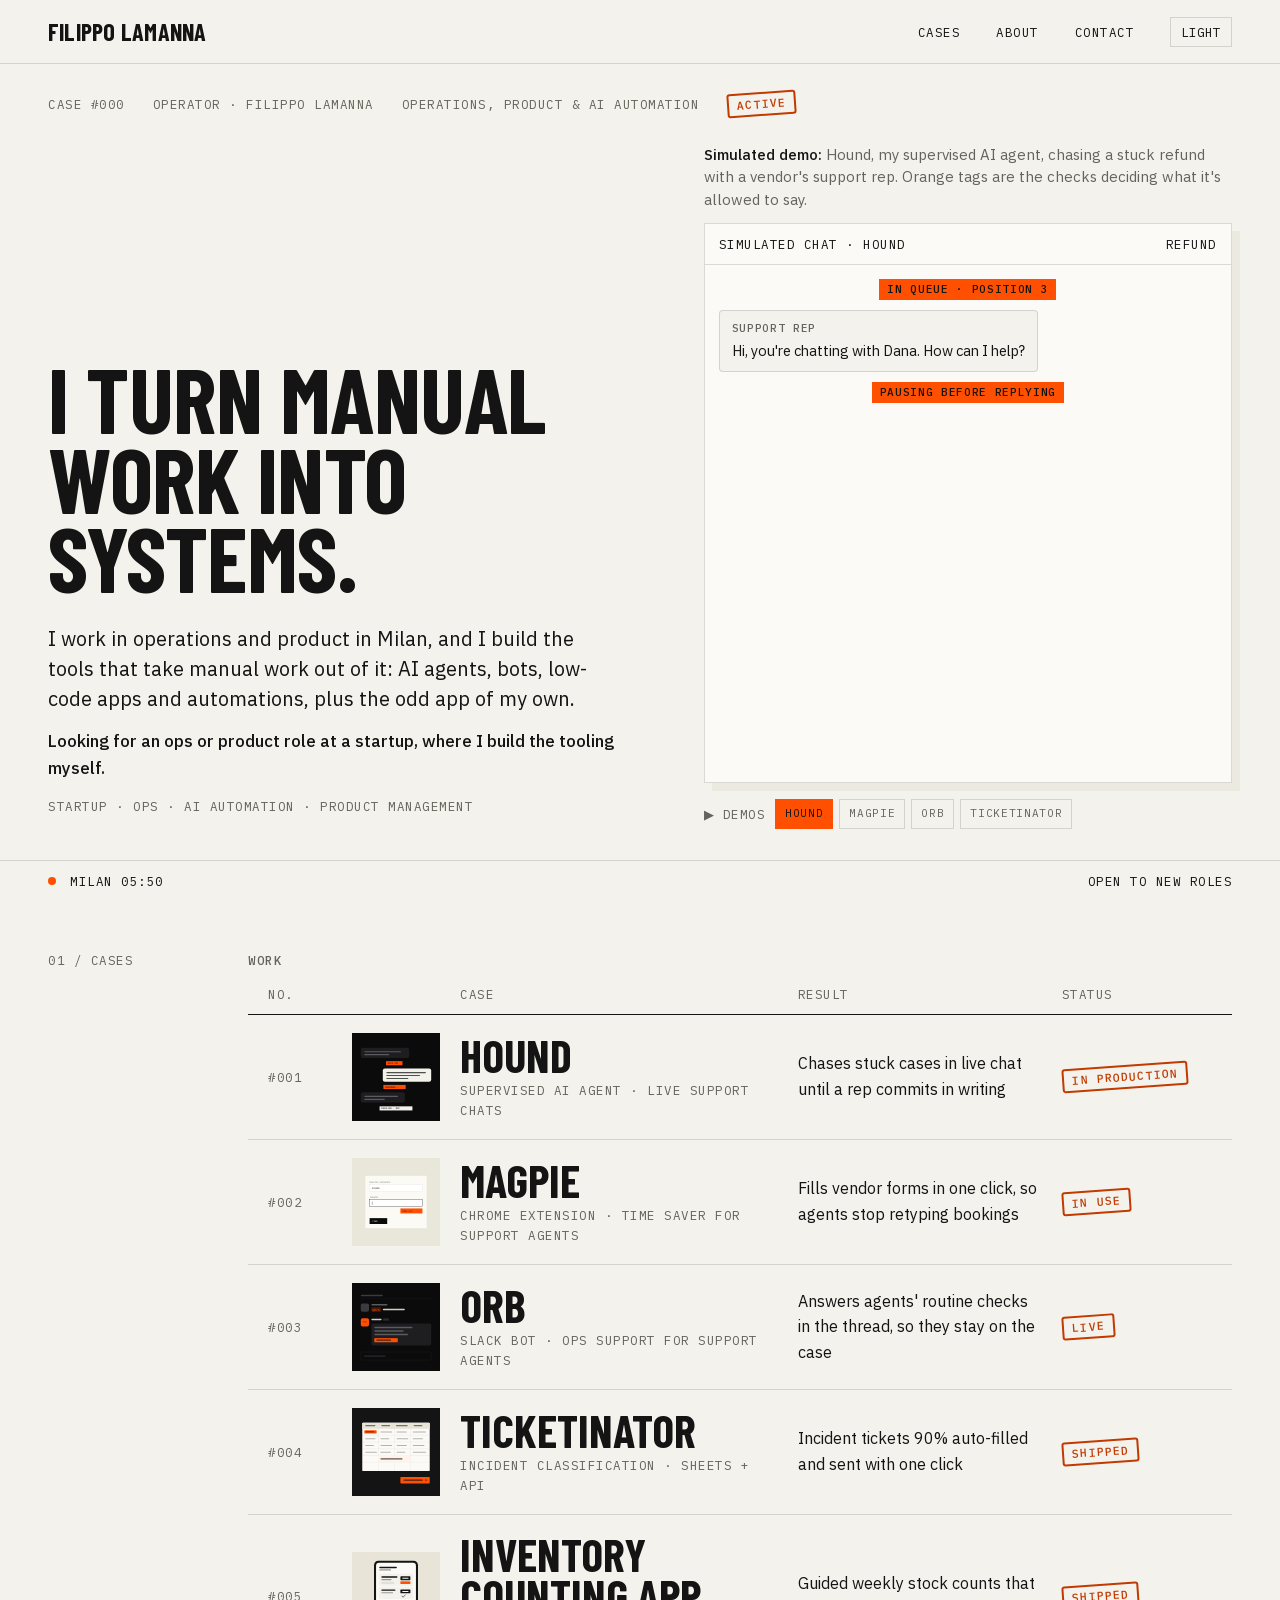
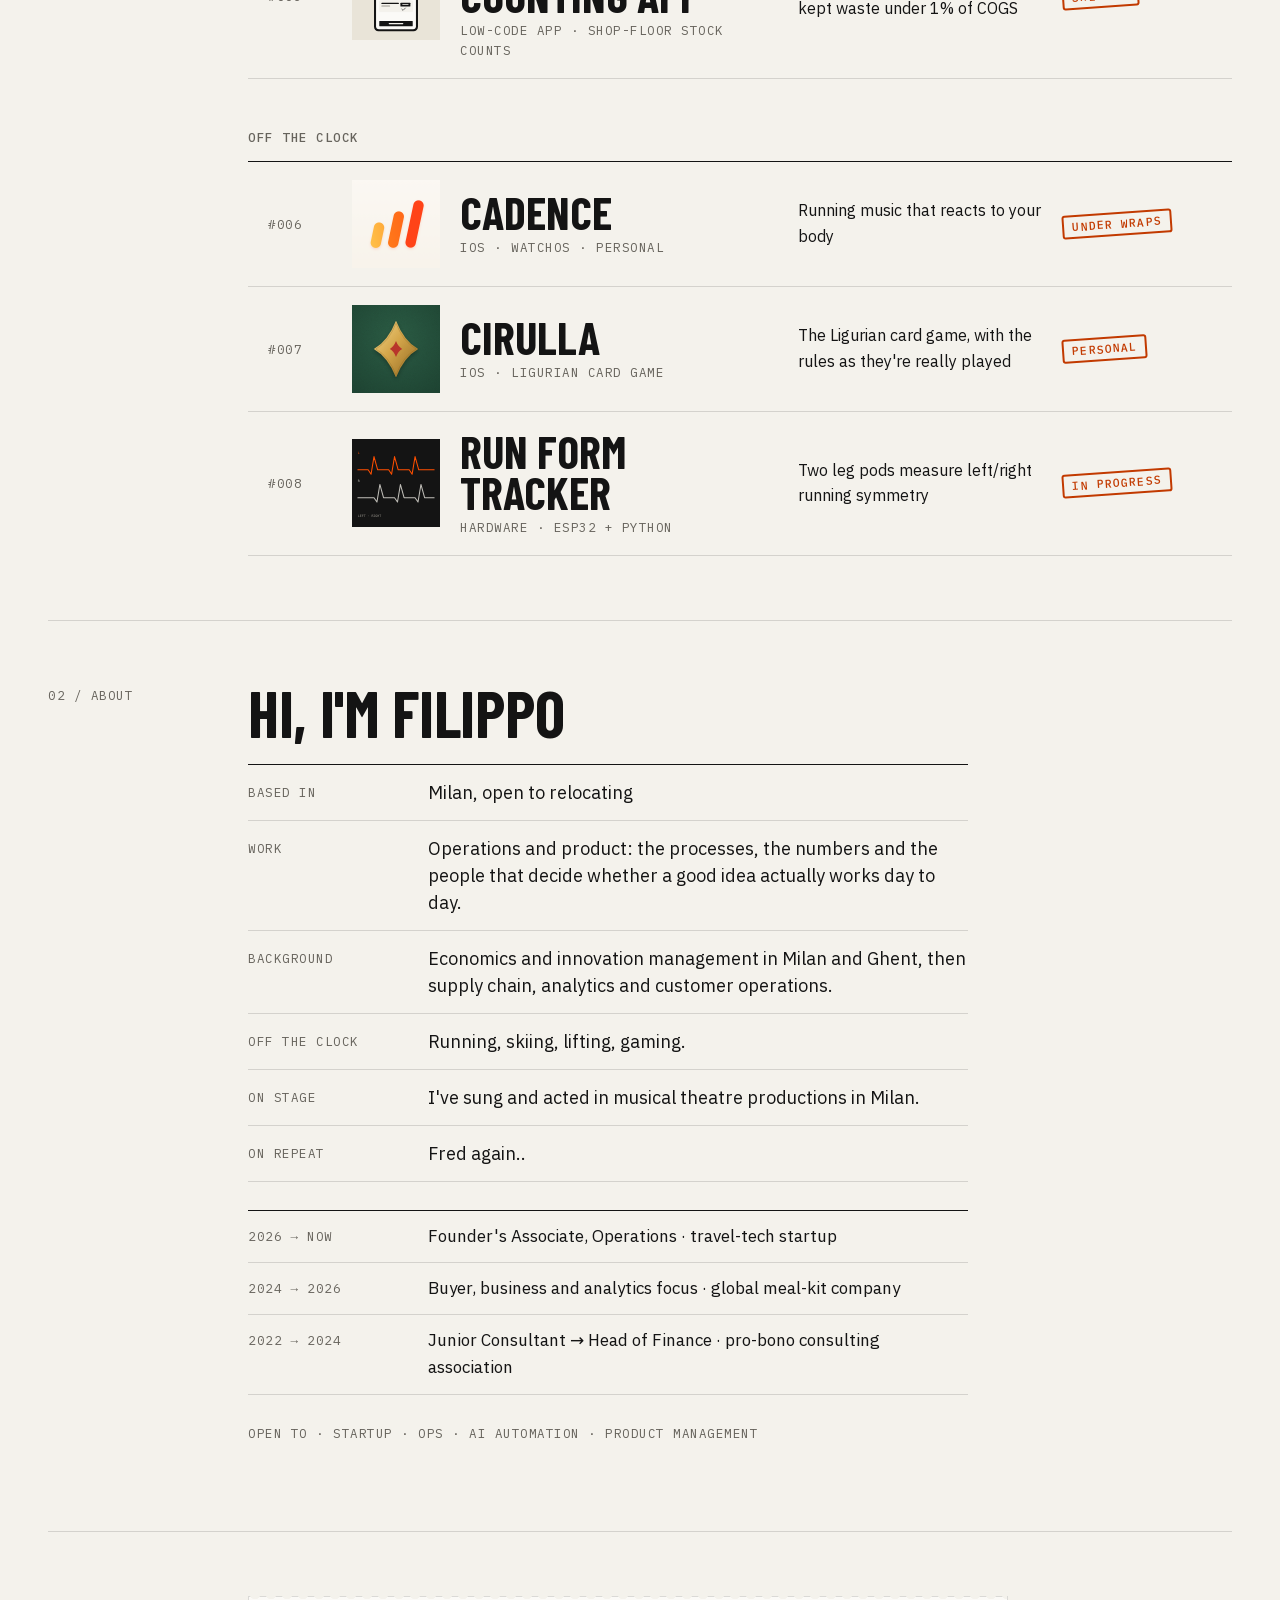
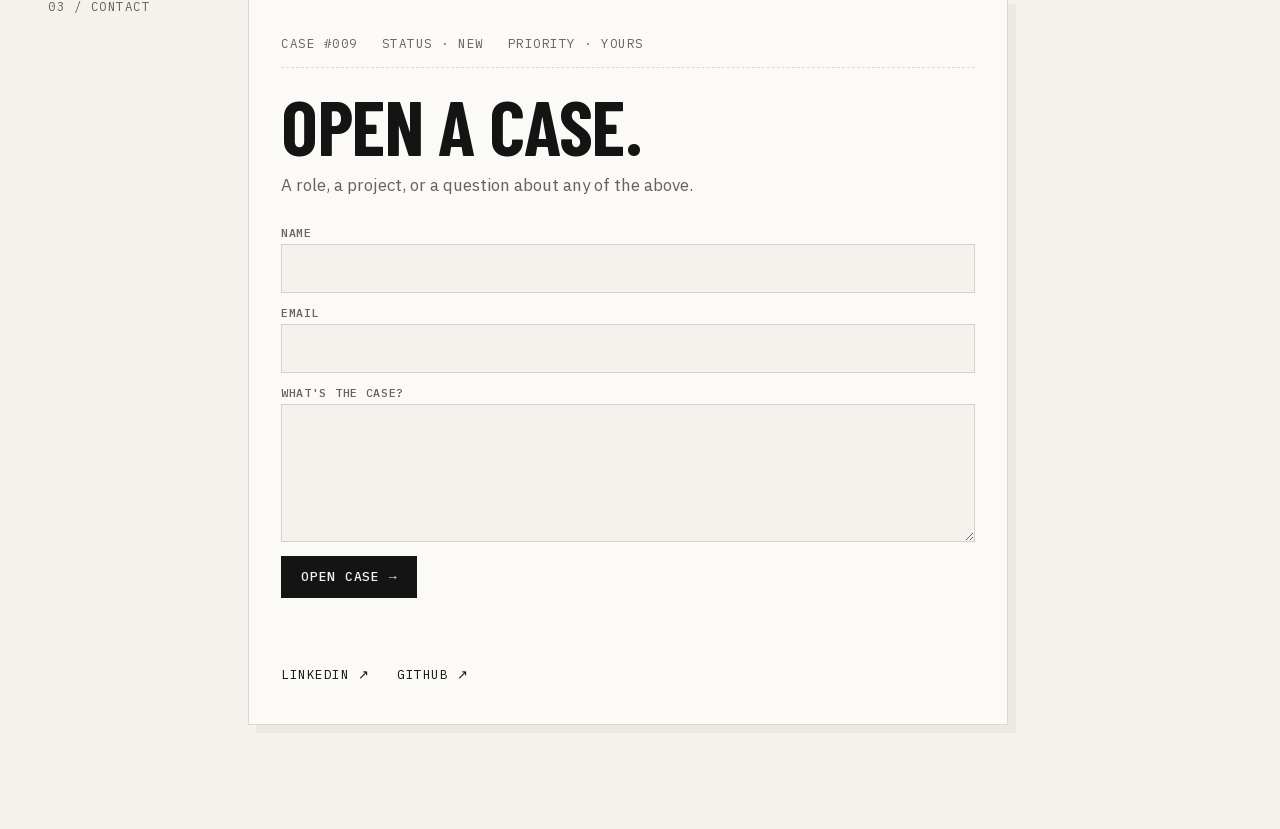
<file: index.html>
<!doctype html>
<html lang="en">
<head>
<meta charset="utf-8">
<meta name="viewport" content="width=device-width, initial-scale=1">
<title>Filippo Lamanna · Operations, Product &amp; AI Automation</title>
<meta name="description" content="Operations and product in Milan. Case studies of the tools I built to take manual work out of operations, from AI agents to low-code apps, and the results they delivered.">
<meta property="og:title" content="Filippo Lamanna · Operations, Product &amp; AI Automation">
<meta property="og:description" content="Operations and product in Milan. Case studies of the tools I built to take manual work out of operations, from AI agents to low-code apps, and the results they delivered.">
<meta property="og:image" content="https://filippolamanna.github.io/assets/img/og.png">
<meta property="og:url" content="https://filippolamanna.github.io/">
<meta property="og:type" content="website">
<meta name="twitter:card" content="summary_large_image">
<link rel="icon" href="/assets/img/favicon.svg" type="image/svg+xml">
<link rel="preload" href="/assets/fonts/barlow-condensed-700.woff2" as="font" type="font/woff2" crossorigin>
<link rel="preload" href="/assets/fonts/plex-sans-400.woff2" as="font" type="font/woff2" crossorigin>
<link rel="stylesheet" href="/assets/css/site.css">
<script src="/assets/js/theme.js"></script>
<script src="/assets/js/hud.js" defer></script>
<script src="/assets/js/chat.js" defer></script>
<script src="/assets/js/contact.js" defer></script>
</head>
<body>
<a class="skip" href="#main">Skip to content</a>
<header class="frame-top">
  <a class="wordmark" href="/">FILIPPO LAMANNA</a>
  <button class="menu-btn mono" type="button" data-menu aria-expanded="false" aria-controls="nav">MENU</button>
  <nav id="nav" class="nav mono" aria-label="Main">
    <a href="/#work">CASES</a>
    <a href="/#about">ABOUT</a>
    <a href="/#contact">CONTACT</a>
    <button type="button" data-theme-toggle>THEME</button>
  </nav>
</header>
<footer class="frame-bottom mono">
  <span class="status-left" aria-hidden="true"><span class="dot"></span><span data-clock>MILAN --:--</span></span>
  <span class="status-right">OPEN TO NEW ROLES</span>
</footer>
<main id="main">
  <section class="hero">
    <div class="hero-meta mono"><span>CASE #000</span><span>OPERATOR · FILIPPO LAMANNA</span><span>OPERATIONS, PRODUCT &amp; AI AUTOMATION</span><span class="stamp">ACTIVE</span></div>
    <div class="hero-grid">
      <div class="hero-copy">
        <h1 class="display hero-title">I turn manual work into systems.</h1>
        <p class="hero-lede">I work in operations and product in Milan, and I build the tools that take manual work out of it: AI agents, bots, low-code apps and automations, plus the odd app of my own.</p>
        <p class="hero-role">Looking for an ops or product role at a startup, where I build the tooling myself.</p>
        <a class="to-cases mono" href="#work">SEE THE CASES ↓</a>
        <p class="mono muted">STARTUP · OPS · AI AUTOMATION · PRODUCT MANAGEMENT</p>
      </div>
      <div class="chat-wrap">
        <div class="demos">
        <div class="demo" data-demo="hound-refund">
          <p class="chat-intro"><strong>Simulated demo:</strong> Hound, my supervised AI agent, chasing a stuck refund with a vendor's support rep. Orange tags are the checks deciding what it's allowed to say.</p>
          <figure class="chat">
            <figcaption class="chat-head mono"><span>SIMULATED CHAT · HOUND</span><span>REFUND</span></figcaption>
            <ol class="chat-log" data-chat>
          <li data-kind="label" data-wait="400"><span class="msg-text">IN QUEUE · POSITION 3</span></li>
          <li data-kind="them" data-wait="700"><b>Support rep</b><span class="msg-text">Hi, you're chatting with Dana. How can I help?</span></li>
          <li data-kind="label" data-wait="600"><span class="msg-text">PAUSING BEFORE REPLYING</span></li>
          <li data-kind="us" data-wait="900"><b>Hound (AI)</b><span class="msg-text">Hi Dana. Order #A-10492 was cancelled on your side five weeks ago and the refund still shows as pending. Could you check where it is?</span></li>
          <li data-kind="label" data-wait="300"><span class="msg-text">FACT-CHECKED ✓ · DELIVERED ✓</span></li>
          <li data-kind="them" data-wait="1800"><b>Support rep</b><span class="msg-text">I see it. For this order the refund has to be requested by email, I'm afraid.</span></li>
          <li data-kind="label" data-wait="500"><span class="msg-text">REFUSAL · PUSHING BACK ONCE</span></li>
          <li data-kind="us" class="blocked" data-wait="900"><b>Hound (AI) · draft</b><span class="msg-text">You already promised me this refund last week.</span></li>
          <li data-kind="label" class="warn" data-wait="400"><span class="msg-text">BLOCKED · UNSUPPORTED CLAIM</span></li>
          <li data-kind="us" data-wait="900"><b>Hound (AI)</b><span class="msg-text">The cancellation came from your side, so the refund is already owed. Could you raise it from here so it doesn't wait another cycle?</span></li>
          <li data-kind="label" data-wait="300"><span class="msg-text">FACT-CHECKED ✓ · DELIVERED ✓</span></li>
          <li data-kind="them" data-wait="2000"><b>Support rep</b><span class="msg-text">Fair point. I've escalated it to our refunds team, reference 58213. You'll see it within 10 working days.</span></li>
          <li data-kind="us" data-wait="900"><b>Hound (AI)</b><span class="msg-text">Thanks Dana. So that's reference 58213, refund within 10 working days. Have a good day.</span></li>
          <li data-kind="label" class="done" data-wait="500"><span class="msg-text">RESOLVED · REFUND ESCALATED</span></li>
        
            </ol>
          </figure>
        </div>
        <div class="demo" data-demo="hound-deflection" hidden>
          <p class="chat-intro"><strong>Simulated demo:</strong> Hound is told to email instead, pushes back once, politely, and the rep opens the request in the chat.</p>
          <figure class="chat">
            <figcaption class="chat-head mono"><span>SIMULATED CHAT · HOUND</span><span>DEFLECTION</span></figcaption>
            <ol class="chat-log" data-chat>
          <li data-kind="label" data-wait="400"><span class="msg-text">IN QUEUE · POSITION 2</span></li>
          <li data-kind="them" data-wait="1400"><b>Support rep</b><span class="msg-text">Hello, Marco here. How can I help?</span></li>
          <li data-kind="label" data-wait="600"><span class="msg-text">PAUSING BEFORE REPLYING</span></li>
          <li data-kind="us" data-wait="900"><b>Hound (AI)</b><span class="msg-text">Hi Marco. Order #B-20817 was cancelled on your side and the refund is still outstanding. Could you check its status?</span></li>
          <li data-kind="label" data-wait="300"><span class="msg-text">FACT-CHECKED ✓ · DELIVERED ✓</span></li>
          <li data-kind="them" data-wait="1800"><b>Support rep</b><span class="msg-text">For refunds please email our refunds team. They reply within 5 to 7 days.</span></li>
          <li data-kind="label" data-wait="500"><span class="msg-text">DEFLECTION · PUSHING BACK ONCE</span></li>
          <li data-kind="us" data-wait="900"><b>Hound (AI)</b><span class="msg-text">We've emailed twice already without an answer. Could you open the refund request from this chat instead?</span></li>
          <li data-kind="label" data-wait="300"><span class="msg-text">FACT-CHECKED ✓ · DELIVERED ✓</span></li>
          <li data-kind="them" data-wait="2000"><b>Support rep</b><span class="msg-text">Understood. I've opened refund request 77412 for you.</span></li>
          <li data-kind="us" data-wait="900"><b>Hound (AI)</b><span class="msg-text">Thanks Marco. So that's request 77412. Have a good day.</span></li>
          <li data-kind="label" class="done" data-wait="500"><span class="msg-text">RESOLVED · REQUEST OPENED</span></li>
            </ol>
          </figure>
        </div>
        <div class="demo" data-demo="hound-queue" hidden>
          <p class="chat-intro"><strong>Simulated demo:</strong> Hound waits out a long transfer queue, keeping the session alive until the next rep picks up.</p>
          <figure class="chat">
            <figcaption class="chat-head mono"><span>SIMULATED CHAT · HOUND</span><span>LONG QUEUE</span></figcaption>
            <ol class="chat-log" data-chat>
          <li data-kind="label" data-wait="400"><span class="msg-text">TRANSFERRED · QUEUE POSITION 4</span></li>
          <li data-kind="label" data-wait="1400"><span class="msg-text">WAITING · 3 MIN OF SILENCE</span></li>
          <li data-kind="us" data-wait="700"><b>Hound (AI)</b><span class="msg-text">Still here, waiting for the next agent.</span></li>
          <li data-kind="label" data-wait="400"><span class="msg-text">KEEP-ALIVE SENT</span></li>
          <li data-kind="label" data-wait="1600"><span class="msg-text">WAITING · QUEUE POSITION 1</span></li>
          <li data-kind="them" data-wait="1800"><b>Support rep</b><span class="msg-text">Thanks for waiting, I'm Sara from the refunds team. I can see the transfer notes.</span></li>
          <li data-kind="us" data-wait="900"><b>Hound (AI)</b><span class="msg-text">Thanks Sara. Order #C-31090 was cancelled on your side; the refund is the only thing left open.</span></li>
          <li data-kind="label" data-wait="300"><span class="msg-text">FACT-CHECKED ✓ · DELIVERED ✓</span></li>
          <li data-kind="them" data-wait="2000"><b>Support rep</b><span class="msg-text">I've approved it now. It will reach the original payment method within 10 working days.</span></li>
          <li data-kind="us" data-wait="900"><b>Hound (AI)</b><span class="msg-text">Perfect, thank you. So: approved today, back within 10 working days.</span></li>
          <li data-kind="label" class="done" data-wait="500"><span class="msg-text">RESOLVED · REFUND APPROVED</span></li>
            </ol>
          </figure>
        </div>
        <div class="demo" data-demo="magpie-browser" hidden>
          <p class="chat-intro"><strong>Simulated demo:</strong> Magpie, a Chrome extension. It captures the booking while the agent works in the admin tool, then fills the vendor's form in one click.</p>
          <figure class="chat">
            <figcaption class="chat-head mono"><span>SIMULATED · MAGPIE</span><span class="tabs"><span class="tab" data-tab="admin">ADMIN</span><span class="tab active" data-tab="vendor">VENDOR</span></span></figcaption>
            <ol class="chat-log sheet-log" data-chat>
              <li data-kind="label" hidden data-wait="400"><span class="msg-text">ADMIN TOOL · ORDER #A-10492 · ADD-ON PURCHASE</span></li>
              <li data-kind="them" data-type="none" class="field" hidden data-wait="250"><b>Booking ref</b><span class="msg-text">K7Q2XM</span></li>
              <li data-kind="them" data-type="none" class="field" hidden data-wait="250"><b>Surname</b><span class="msg-text">ROSSI</span></li>
              <li data-kind="them" data-type="none" class="field" hidden data-wait="250"><b>First name</b><span class="msg-text">GIULIA</span></li>
              <li data-kind="them" data-type="none" class="field" hidden data-wait="250"><b>Add-on</b><span class="msg-text">1 × checked bag 23 kg</span></li>
              <li data-kind="label" class="toast" hidden data-wait="900"><span class="msg-text">✓ CAPTURED BY MAGPIE</span></li>
              <li data-kind="tab" data-tab="vendor" hidden data-wait="1400"></li>
              <li data-kind="label" data-wait="500"><span class="msg-text">VENDOR SITE · MANAGE BOOKING</span></li>
              <li data-kind="them" data-type="none" data-fill class="field" data-wait="400"><b>Booking reference</b><span class="msg-text">K7Q2XM</span></li>
              <li data-kind="them" data-type="none" data-fill class="field" data-wait="250"><b>Surname</b><span class="msg-text">ROSSI</span></li>
              <li data-kind="click" class="click-row clicked chip-row" data-fills data-wait="700"><span class="slack-btn primary pressed" data-target data-before="Fill with Magpie · K7Q2XM · ROSSI" data-after="✓ Filled by Magpie">✓ Filled by Magpie</span></li>
              <li data-kind="click" class="click-row clicked sheet-press" data-wait="600"><span class="slack-btn primary pressed" data-target data-before="FIND BOOKING →" data-after="✓ FOUND">✓ FOUND</span></li>
              <li data-kind="label" class="done" data-wait="600"><span class="msg-text">BOOKING FOUND ✓ · 1 CLICK, 0 TYPED</span></li>
            </ol>
          </figure>
        </div>
        <div class="demo" data-demo="orb-slack" hidden>
          <p class="chat-intro"><strong>Simulated demo:</strong> Orb, a Slack bot: a lookup in the thread, a hand-off to Hound with live status updated in place, and a booking change the vendor never announced.</p>
          <figure class="chat">
            <figcaption class="chat-head mono"><span>SIMULATED · ORB IN SLACK</span><span>SLACK THREAD</span></figcaption>
            <ol class="chat-log" data-chat>
          <li data-kind="label" data-wait="400"><span class="msg-text">#SUPPORT · THREAD</span></li>
          <li data-kind="them" data-wait="1100"><b>Support agent</b><span class="msg-text">@Orb flight status</span></li>
          <li data-kind="label" data-wait="400"><span class="msg-text">READ-ONLY LOOKUP</span></li>
          <li data-kind="us" data-wait="600"><b>Orb</b><span class="msg-text">Two legs on case #A-10492. Leg 1: cancelled. Leg 2: on schedule ✓</span></li>
          <li data-kind="them" data-wait="1300"><b>Support agent</b><span class="msg-text">The refund for leg 1 is still stuck. @Orb hound</span></li>
          <li data-kind="label" data-wait="600"><span class="msg-text">DRAFTING BRIEF · REVIEWED ✓</span></li>
          <li data-kind="us" data-wait="600"><b>Orb</b><span class="msg-text">Brief ready: chase the refund for leg 1. A person needs to press Send.</span></li>
          <li data-kind="click" class="click-row clicked" data-wait="500"><span class="slack-btn primary pressed" data-target data-before="Send" data-after="✓ Sent by team lead">✓ Sent by team lead</span><span class="slack-btn">Redraft</span><span class="slack-btn">Cancel</span></li>
          <li data-kind="us" data-type="none" data-states="Hound · in queue, position 3|Hound · in queue, position 1|Hound · talking to a rep|Hound · resolved: refund escalated, ref 58213 ✓" class="live" data-wait="600"><b>Orb</b><span class="msg-text">Hound · resolved: refund escalated, ref 58213 ✓</span></li>
          <li data-kind="label" data-wait="400"><span class="msg-text">UPDATED IN PLACE · NO NEW MESSAGES</span></li>
          <li data-kind="them" data-wait="1200"><b>Support agent</b><span class="msg-text">@Orb watch</span></li>
          <li data-kind="us" data-wait="600"><b>Orb</b><span class="msg-text">Watching #A-10492: I'll check the booking reference every 4 hours.</span></li>
          <li data-kind="label" data-wait="900"><span class="msg-text">4 HOURS LATER</span></li>
          <li data-kind="us" data-wait="700"><b>Orb</b><span class="msg-text">@Support agent the booking reference changed: K7Q2XM → K9R4TL, and the vendor didn't tell us. Update it?</span></li>
          <li data-kind="click" class="click-row clicked" data-wait="500"><span class="slack-btn primary pressed" data-target data-before="Apply" data-after="✓ Applied">✓ Applied</span><span class="slack-btn">Ignore</span></li>
          <li data-kind="label" class="done" data-wait="500"><span class="msg-text">SILENT CHANGE CAUGHT · ORDER UPDATED</span></li>
            </ol>
          </figure>
        </div>
        <div class="demo" data-demo="incident-ticket" hidden>
          <p class="chat-intro"><strong>Simulated demo:</strong> Ticketinator, my incident classification system in a Google Sheet. The warehouse office picks three fields; the sheet fills the rest, writes the title and sends the ticket.</p>
          <figure class="chat">
            <figcaption class="chat-head mono"><span>SIMULATED · TICKETINATOR</span><span>GOOGLE SHEET</span></figcaption>
            <ol class="chat-log sheet-log" data-chat>
              <li data-kind="label" data-wait="400"><span class="msg-text">NEW INCIDENT</span></li>
              <li data-kind="them" data-type="pick" data-choice="2" class="field pick" data-wait="1100"><b>Incident type</b><span class="msg-text">Quantity discrepancy</span><span class="dd" hidden><span data-option>Supplier no-show</span><span data-option>Missing SKU</span><span data-option>Quantity discrepancy</span><span data-option>Quality issue</span></span></li>
              <li data-kind="them" data-type="pick" data-choice="1" class="field pick" data-wait="900"><b>SKU</b><span class="msg-text">Cherry tomatoes 250g</span><span class="dd" hidden><span data-option>Basmati rice 1kg</span><span data-option>Cherry tomatoes 250g</span><span data-option>Greek yoghurt 150g</span></span></li>
              <li data-kind="label" data-wait="500"><span class="msg-text">SUPPLIERS FILTERED TO THIS SKU · 2</span></li>
              <li data-kind="them" data-type="pick" data-choice="0" class="field pick" data-wait="900"><b>Supplier</b><span class="msg-text">Supplier A</span><span class="dd" hidden><span data-option>Supplier A</span><span data-option>Supplier B</span></span></li>
              <li data-kind="us" data-type="0" class="field auto" data-wait="600"><b>Expected</b><span class="msg-text">400 units · delivery week 11</span></li>
              <li data-kind="us" data-type="0" class="field auto" data-wait="300"><b>Recipes</b><span class="msg-text">Week 11 · 3 recipes</span></li>
              <li data-kind="us" data-type="0" class="field auto" data-wait="300"><b>Priority</b><span class="msg-text">High</span></li>
              <li data-kind="them" data-type="1" class="field typed" data-wait="1300"><b>Received</b><span class="msg-text">310 units</span></li>
              <li data-kind="label" data-wait="500"><span class="msg-text">TITLE WRITTEN BY RULE</span></li>
              <li data-kind="us" data-type="0" class="field auto title" data-wait="500"><b>Title</b><span class="msg-text">QTY · Supplier A · Cherry tomatoes 250g · −90 units · W11</span></li>
              <li data-kind="click" class="click-row clicked sheet-press" data-wait="700"><span class="slack-btn primary pressed" data-target data-before="CREATE TICKET →" data-after="✓ SENT">✓ SENT</span></li>
              <li data-kind="label" class="done" data-wait="600"><span class="msg-text">TICKET CREATED VIA API ✓</span></li>
            </ol>
          </figure>
        </div>
        </div>
        <nav class="demo-nav mono" data-demo-nav aria-label="Demos" hidden><span class="demo-label">▶ DEMOS</span> <button type="button" data-goto="hound" aria-current="true">Hound</button> <button type="button" data-goto="magpie-browser">Magpie</button> <button type="button" data-goto="orb-slack">Orb</button> <button type="button" data-goto="incident-ticket">Ticketinator</button></nav>
      </div>
    </div>
  </section>

  <section class="row" id="work">
    <p class="row-label mono">01 / CASES</p>
    <div class="row-body">
      <h3 class="cases-group mono">WORK</h3>
      <div class="cases-head mono" aria-hidden="true"><span>NO.</span><span></span><span>CASE</span><span>RESULT</span><span>STATUS</span></div>
      <ul class="cases">
        <li><a class="case" href="/work/hound/">
          <span class="case-no mono">#001</span>
          <img class="case-thumb" src="/assets/img/card-hound.svg" alt="" width="600" height="600" loading="lazy">
          <span class="case-main"><span class="case-name">Hound</span><span class="case-kind mono">Supervised AI agent · live support chats</span></span>
          <span class="case-result">Chases stuck cases in live chat until a rep commits in writing</span>
          <span class="stamp">IN PRODUCTION</span>
        </a></li>
        <li><a class="case" href="/work/magpie/">
          <span class="case-no mono">#002</span>
          <img class="case-thumb" src="/assets/img/card-magpie.svg" alt="" width="600" height="600" loading="lazy">
          <span class="case-main"><span class="case-name">Magpie</span><span class="case-kind mono">Chrome extension · time saver for support agents</span></span>
          <span class="case-result">Fills vendor forms in one click, so agents stop retyping bookings</span>
          <span class="stamp">IN USE</span>
        </a></li>
        <li><a class="case" href="/work/orb/">
          <span class="case-no mono">#003</span>
          <img class="case-thumb" src="/assets/img/card-orb.svg" alt="" width="600" height="600" loading="lazy">
          <span class="case-main"><span class="case-name">Orb</span><span class="case-kind mono">Slack bot · ops support for support agents</span></span>
          <span class="case-result">Answers agents' routine checks in the thread, so they stay on the case</span>
          <span class="stamp">LIVE</span>
        </a></li>
        <li><a class="case" href="/work/ticketinator/">
          <span class="case-no mono">#004</span>
          <img class="case-thumb" src="/assets/img/card-ticketinator.svg" alt="" width="600" height="600" loading="lazy">
          <span class="case-main"><span class="case-name">Ticketinator</span><span class="case-kind mono">Incident classification · Sheets + API</span></span>
          <span class="case-result">Incident tickets 90% auto-filled and sent with one click</span>
          <span class="stamp">SHIPPED</span>
        </a></li>
        <li><a class="case" href="/work/inventory-counting-app/">
          <span class="case-no mono">#005</span>
          <img class="case-thumb" src="/assets/img/card-inventory-counting-app.svg" alt="" width="600" height="600" loading="lazy">
          <span class="case-main"><span class="case-name">Inventory Counting App</span><span class="case-kind mono">Low-code app · shop-floor stock counts</span></span>
          <span class="case-result">Guided weekly stock counts that kept waste under 1% of COGS</span>
          <span class="stamp">SHIPPED</span>
        </a></li>
      </ul>
      <h3 class="cases-group mono">OFF THE CLOCK</h3>
      <ul class="cases">
        <li><a class="case" href="/work/cadence/">
          <span class="case-no mono">#006</span>
          <img class="case-thumb" src="/assets/img/card-cadence.png" alt="" width="352" height="352" loading="lazy">
          <span class="case-main"><span class="case-name">Cadence</span><span class="case-kind mono">iOS · watchOS · personal</span></span>
          <span class="case-result">Running music that reacts to your body</span>
          <span class="stamp">UNDER WRAPS</span>
        </a></li>
        <li><a class="case" href="/work/cirulla/">
          <span class="case-no mono">#007</span>
          <img class="case-thumb" src="/assets/img/card-cirulla.svg" alt="" width="600" height="600" loading="lazy">
          <span class="case-main"><span class="case-name">Cirulla</span><span class="case-kind mono">iOS · Ligurian card game</span></span>
          <span class="case-result">The Ligurian card game, with the rules as they're really played</span>
          <span class="stamp">PERSONAL</span>
        </a></li>
        <li><a class="case" href="/work/run-form-tracker/">
          <span class="case-no mono">#008</span>
          <img class="case-thumb" src="/assets/img/card-run-form-tracker.svg" alt="" width="600" height="600" loading="lazy">
          <span class="case-main"><span class="case-name">Run Form Tracker</span><span class="case-kind mono">Hardware · ESP32 + Python</span></span>
          <span class="case-result">Two leg pods measure left/right running symmetry</span>
          <span class="stamp">IN PROGRESS</span>
        </a></li>
      </ul>
    </div>
  </section>

  <section class="row" id="about">
    <p class="row-label mono">02 / ABOUT</p>
    <div class="about-body">
      <h2 class="display">Hi, I'm Filippo</h2>
      <dl class="profile">
        <dt class="mono">BASED IN</dt><dd>Milan, open to relocating</dd>
        <dt class="mono">WORK</dt><dd>Operations and product: the processes, the numbers and the people that decide whether a good idea actually works day to day.</dd>
        <dt class="mono">BACKGROUND</dt><dd>Economics and innovation management in Milan and Ghent, then supply chain, analytics and customer operations.</dd>
        <dt class="mono">OFF THE CLOCK</dt><dd>Running, skiing, lifting, gaming.</dd>
        <dt class="mono">ON STAGE</dt><dd>I've sung and acted in musical theatre productions in Milan.</dd>
        <dt class="mono">ON REPEAT</dt><dd>Fred again..</dd>
      </dl>
      <ul class="career">
        <li><span class="career-when mono">2026 → NOW</span><span>Founder's Associate, Operations · travel-tech startup</span></li>
        <li><span class="career-when mono">2024 → 2026</span><span>Buyer, business and analytics focus · global meal-kit company</span></li>
        <li><span class="career-when mono">2022 → 2024</span><span>Junior Consultant → Head of Finance · pro-bono consulting association</span></li>
      </ul>
      <p class="mono muted">OPEN TO · STARTUP · OPS · AI AUTOMATION · PRODUCT MANAGEMENT</p>
    </div>
  </section>

  <section class="row" id="contact">
    <p class="row-label mono">03 / CONTACT</p>
    <div class="ticket">
      <div class="ticket-head mono"><span>CASE #009</span><span>STATUS · NEW</span><span>PRIORITY · YOURS</span></div>
      <h2 class="display ticket-title">Open a case.</h2>
      <p class="ticket-intro muted">A role, a project, or a question about any of the above.</p>
      <form class="contact" data-contact action="https://api.web3forms.com/submit" method="POST">
        <input type="hidden" name="access_key" value="461341f9-2517-4325-97e6-c5dd0e72d9ed">
        <input type="hidden" name="subject" value="New case from filippolamanna.github.io">
        <input type="checkbox" name="botcheck" class="hp" tabindex="-1" autocomplete="off" aria-hidden="true">
        <label>Name<input name="name" required autocomplete="name"></label>
        <label>Email<input name="email" type="email" required autocomplete="email"></label>
        <label>What's the case?<textarea name="message" rows="5" required></textarea></label>
        <button type="submit" class="btn">OPEN CASE →</button>
        <p class="status mono" data-status role="status" aria-live="polite"></p>
        <span class="stamp" data-stamp hidden>RECEIVED</span>
      </form>
      <p class="elsewhere mono">
        <a href="https://www.linkedin.com/in/filolamanna" rel="me noopener" target="_blank">LINKEDIN ↗</a>
        <a href="https://github.com/filippolamanna" rel="me noopener" target="_blank">GITHUB ↗</a>
      </p>
    </div>
  </section>
</main>
</body>
</html>
</file>
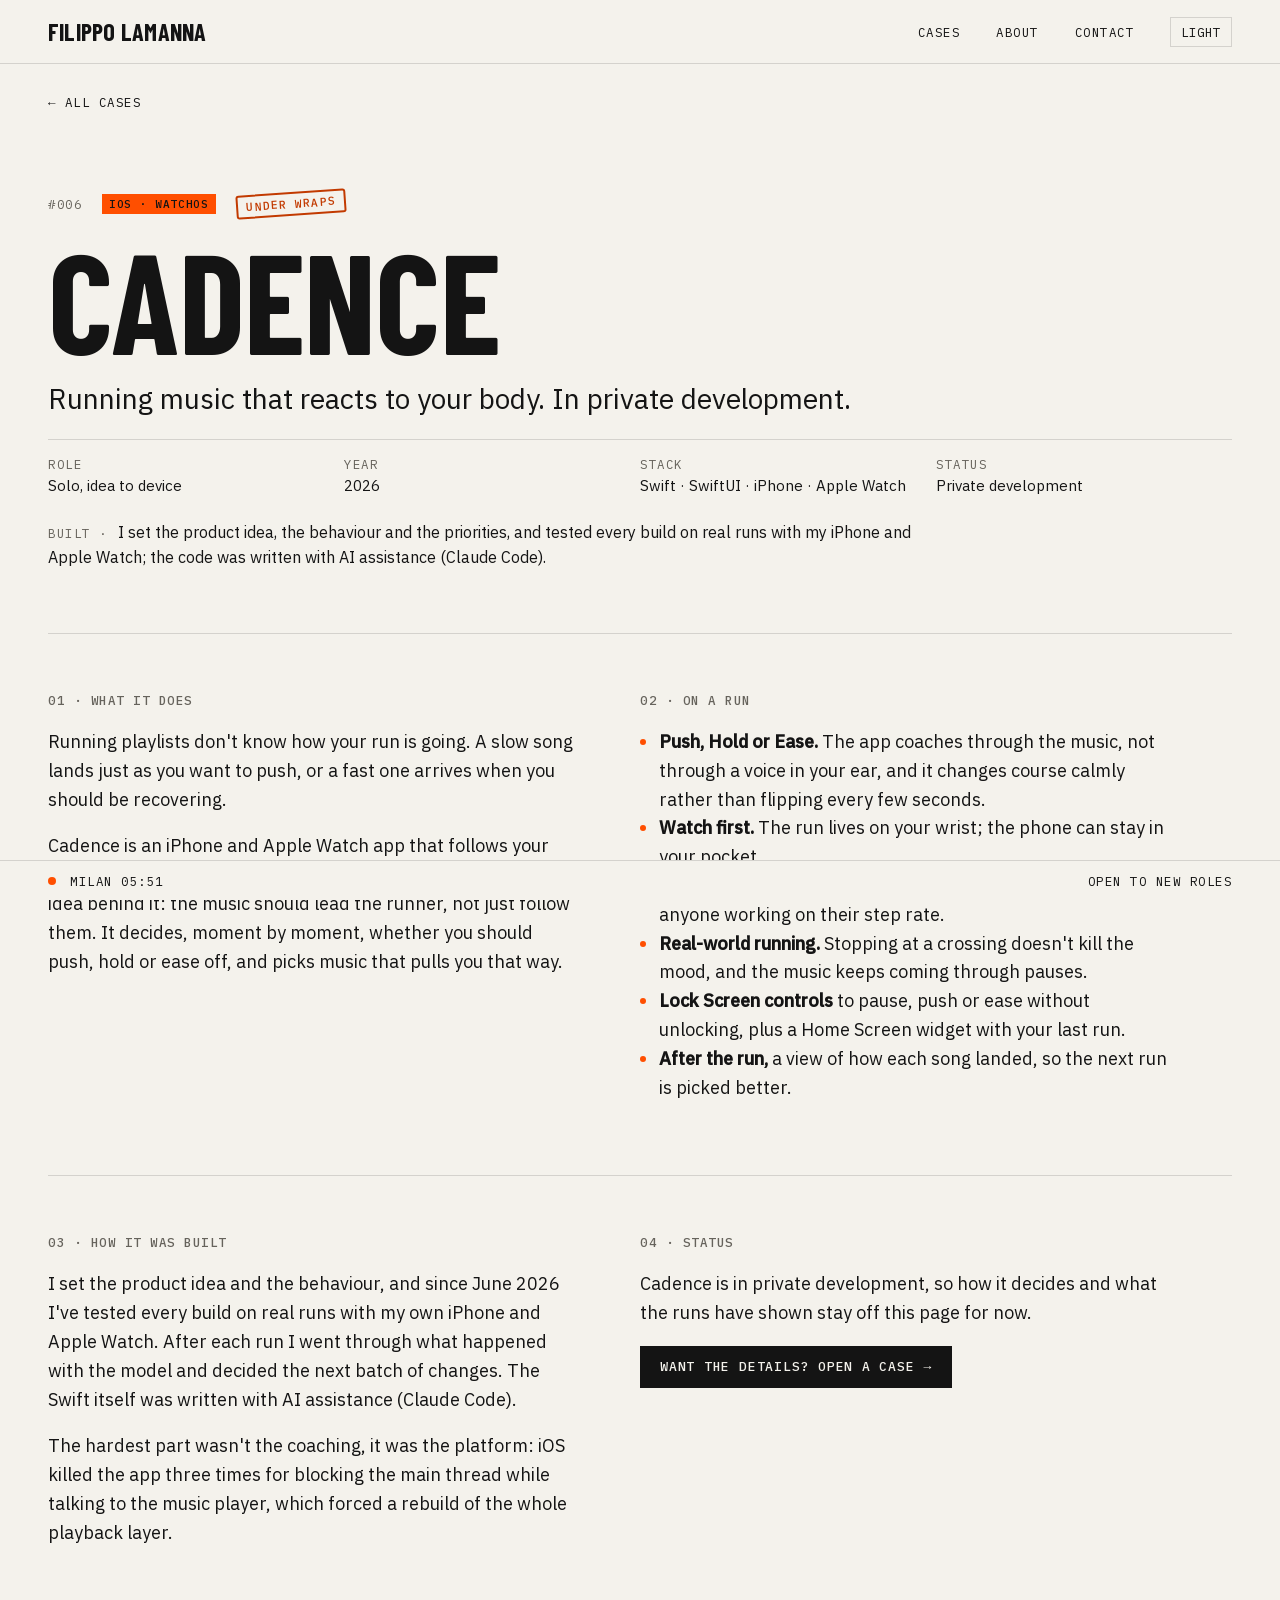
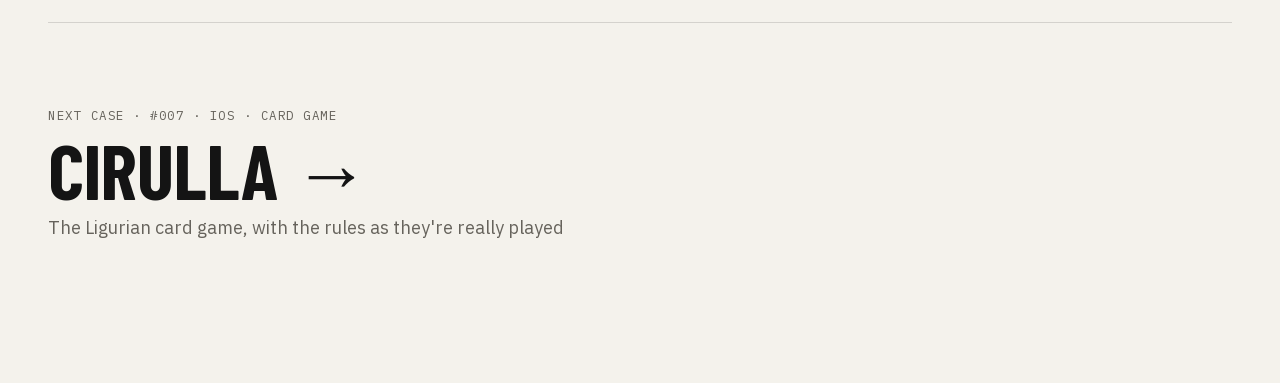
<file: work/cadence/index.html>
<!doctype html>
<html lang="en">
<head>
<meta charset="utf-8">
<meta name="viewport" content="width=device-width, initial-scale=1">
<title>Cadence · Filippo Lamanna</title>
<meta name="description" content="Cadence is an iPhone and Apple Watch app that follows your body during a run and picks the music to push you, hold you or ease you off. In private development.">
<meta property="og:title" content="Cadence · Filippo Lamanna">
<meta property="og:description" content="Running music that reacts to your body. In private development.">
<meta property="og:image" content="https://filippolamanna.github.io/assets/img/og.png">
<meta property="og:url" content="https://filippolamanna.github.io/work/cadence/">
<meta property="og:type" content="article">
<meta name="twitter:card" content="summary_large_image">
<link rel="icon" href="/assets/img/favicon.svg" type="image/svg+xml">
<link rel="preload" href="/assets/fonts/barlow-condensed-700.woff2" as="font" type="font/woff2" crossorigin>
<link rel="preload" href="/assets/fonts/plex-sans-400.woff2" as="font" type="font/woff2" crossorigin>
<link rel="stylesheet" href="/assets/css/site.css">
<script src="/assets/js/theme.js"></script>
<script src="/assets/js/hud.js" defer></script>
</head>
<body>
<a class="skip" href="#main">Skip to content</a>
<header class="frame-top">
  <a class="wordmark" href="/">FILIPPO LAMANNA</a>
  <button class="menu-btn mono" type="button" data-menu aria-expanded="false" aria-controls="nav">MENU</button>
  <nav id="nav" class="nav mono" aria-label="Main">
    <a href="/#work">CASES</a>
    <a href="/#about">ABOUT</a>
    <a href="/#contact">CONTACT</a>
    <button type="button" data-theme-toggle>THEME</button>
  </nav>
</header>
<footer class="frame-bottom mono">
  <span class="status-left" aria-hidden="true"><span class="dot"></span><span data-clock>MILAN --:--</span></span>
  <span class="status-right">OPEN TO NEW ROLES</span>
</footer>
<main id="main" class="project">
  <a class="back mono" href="/#work">← ALL CASES</a>
  <header class="project-head">
    <div class="project-top mono"><span class="case-no">#006</span><span class="tag">iOS · WATCHOS</span><span class="stamp">UNDER WRAPS</span></div>
    <h1 class="display">Cadence</h1>
    <p class="lede">Running music that reacts to your body. In private development.</p>
    <dl class="meta mono">
      <div><dt>ROLE</dt><dd>Solo, idea to device</dd></div>
      <div><dt>YEAR</dt><dd>2026</dd></div>
      <div><dt>STACK</dt><dd>Swift · SwiftUI · iPhone · Apple Watch</dd></div>
      <div><dt>STATUS</dt><dd>Private development</dd></div>
    </dl>
    <p class="built"><span class="mono">BUILT ·</span> I set the product idea, the behaviour and the priorities, and tested every build on real runs with my iPhone and Apple Watch; the code was written with AI assistance (Claude Code).</p>
  </header>

  <div class="chapters">
  <section class="chapter">
    <h2 class="mono">01 · WHAT IT DOES</h2>
    <div class="body">
      <p>Running playlists don't know how your run is going. A slow song lands just as you want to push, or a fast one arrives when you should be recovering.</p>
      <p>Cadence is an iPhone and Apple Watch app that follows your body during a run and chooses the next song to match. The idea behind it: the music should lead the runner, not just follow them. It decides, moment by moment, whether you should push, hold or ease off, and picks music that pulls you that way.</p>
    </div>
  </section>

  <section class="chapter">
    <h2 class="mono">02 · ON A RUN</h2>
    <div class="body">
      <ul>
        <li><strong>Push, Hold or Ease.</strong> The app coaches through the music, not through a voice in your ear, and it changes course calmly rather than flipping every few seconds.</li>
        <li><strong>Watch first.</strong> The run lives on your wrist; the phone can stay in your pocket.</li>
        <li><strong>A haptic metronome</strong> on the Watch, and a short drill for anyone working on their step rate.</li>
        <li><strong>Real-world running.</strong> Stopping at a crossing doesn't kill the mood, and the music keeps coming through pauses.</li>
        <li><strong>Lock Screen controls</strong> to pause, push or ease without unlocking, plus a Home Screen widget with your last run.</li>
        <li><strong>After the run,</strong> a view of how each song landed, so the next run is picked better.</li>
      </ul>
    </div>
  </section>

  <section class="chapter">
    <h2 class="mono">03 · HOW IT WAS BUILT</h2>
    <div class="body">
      <p>I set the product idea and the behaviour, and since June 2026 I've tested every build on real runs with my own iPhone and Apple Watch. After each run I went through what happened with the model and decided the next batch of changes. The Swift itself was written with AI assistance (Claude Code).</p>
      <p>The hardest part wasn't the coaching, it was the platform: iOS killed the app three times for blocking the main thread while talking to the music player, which forced a rebuild of the whole playback layer.</p>
    </div>
  </section>

  <section class="chapter">
    <h2 class="mono">04 · STATUS</h2>
    <div class="body">
      <p>Cadence is in private development, so how it decides and what the runs have shown stay off this page for now.</p>
      <p><a class="btn" href="/#contact">WANT THE DETAILS? OPEN A CASE →</a></p>
    </div>
  </section>
  </div>

  <nav class="next" aria-label="Next case"><a href="/work/cirulla/"><span class="next-meta mono">NEXT CASE · #007 · iOS · CARD GAME</span><span class="next-name">Cirulla <span class="next-arrow" aria-hidden="true">→</span></span><span class="next-desc">The Ligurian card game, with the rules as they're really played</span></a></nav>
</main>
</body>
</html>
</file>
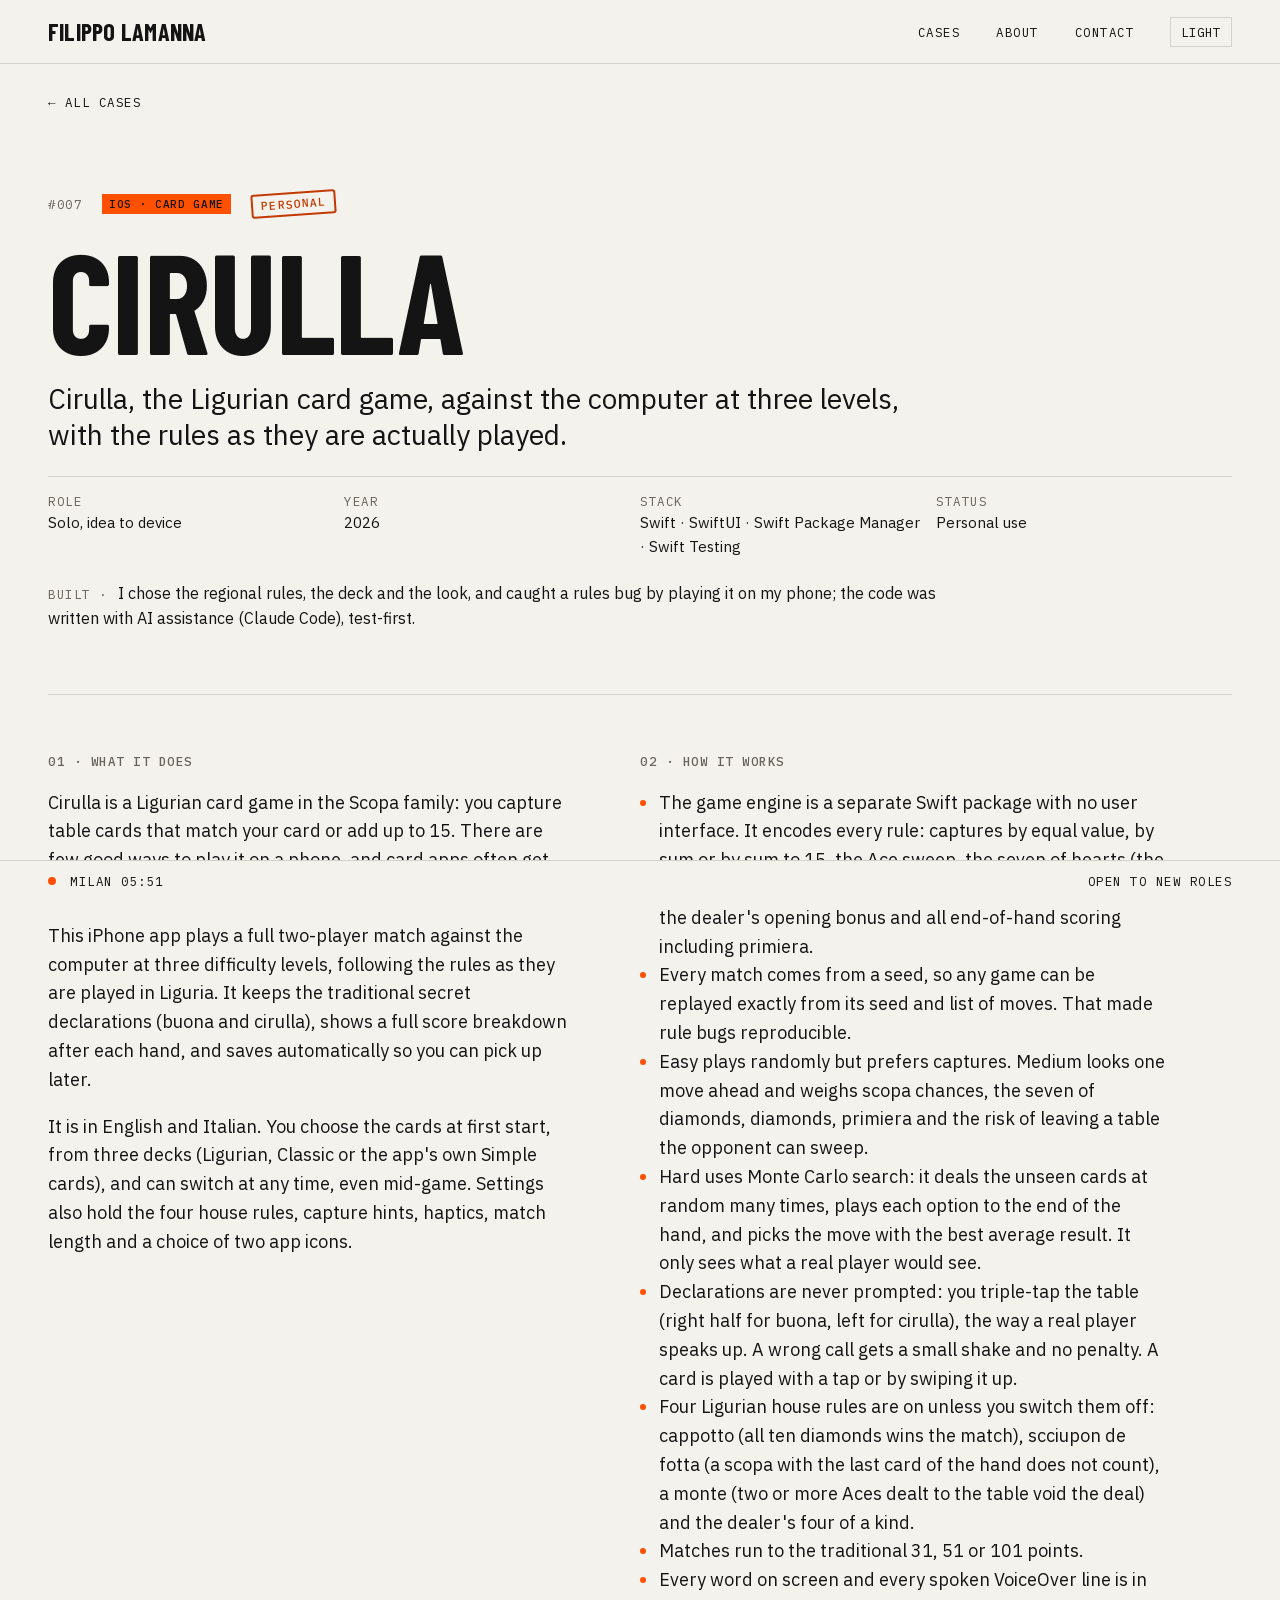
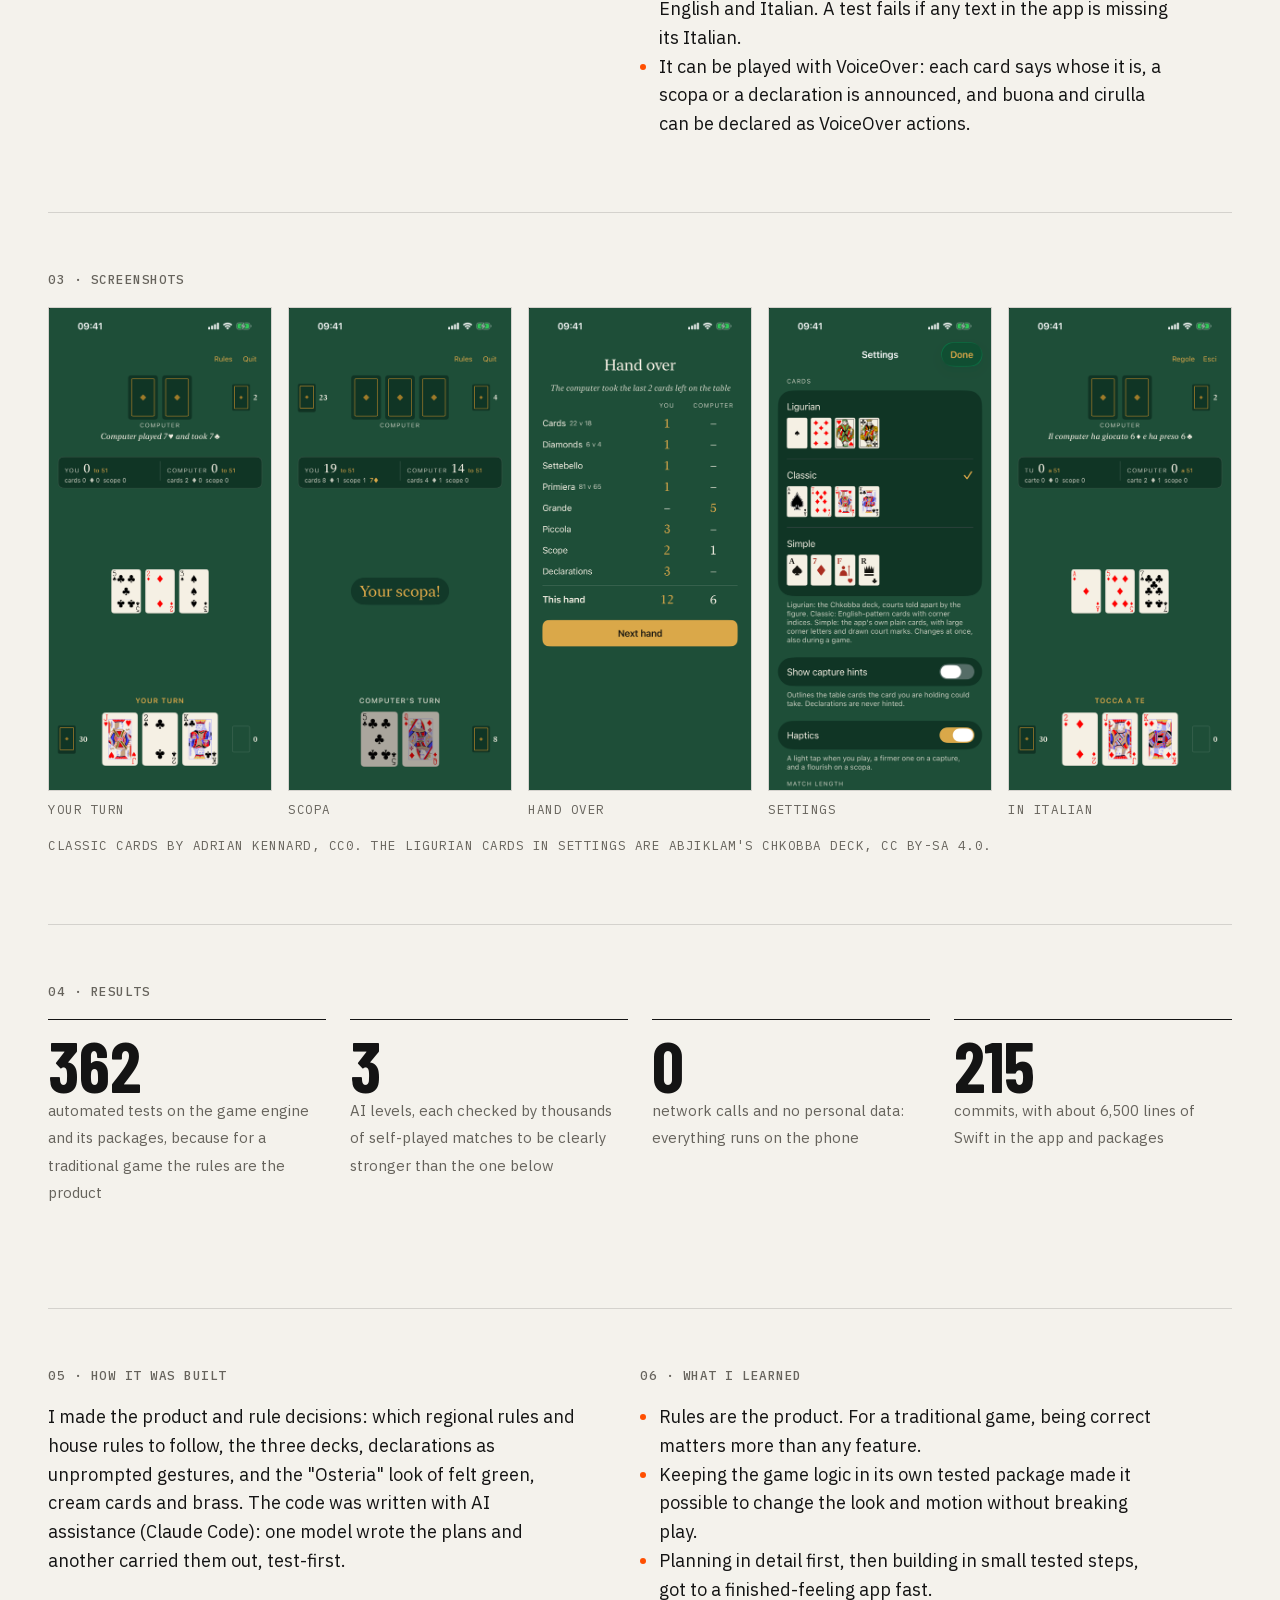
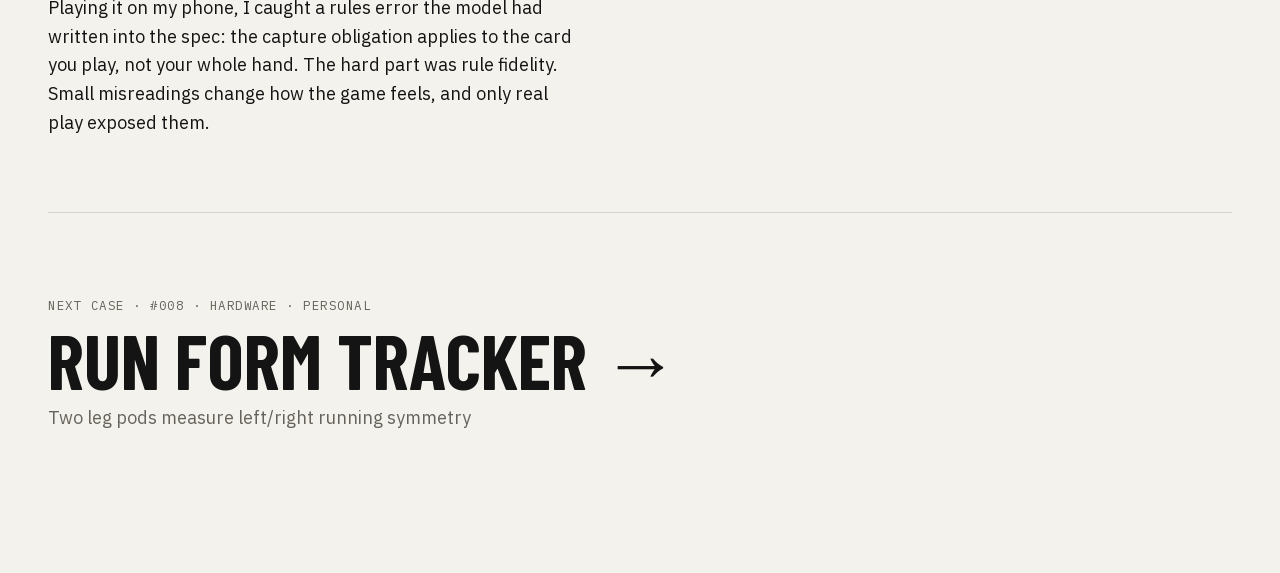
<file: work/cirulla/index.html>
<!doctype html>
<html lang="en">
<head>
<meta charset="utf-8">
<meta name="viewport" content="width=device-width, initial-scale=1">
<title>Cirulla · Filippo Lamanna</title>
<meta name="description" content="Cirulla, the Ligurian card game, for iPhone: the regional rules as they are really played, three computer opponents, in English and Italian, and 362 automated tests.">
<meta property="og:title" content="Cirulla · Filippo Lamanna">
<meta property="og:description" content="The Ligurian card game of fifteen, against the computer.">
<meta property="og:image" content="https://filippolamanna.github.io/assets/img/og.png">
<meta property="og:url" content="https://filippolamanna.github.io/work/cirulla/">
<meta property="og:type" content="article">
<meta name="twitter:card" content="summary_large_image">
<link rel="icon" href="/assets/img/favicon.svg" type="image/svg+xml">
<link rel="preload" href="/assets/fonts/barlow-condensed-700.woff2" as="font" type="font/woff2" crossorigin>
<link rel="preload" href="/assets/fonts/plex-sans-400.woff2" as="font" type="font/woff2" crossorigin>
<link rel="stylesheet" href="/assets/css/site.css">
<script src="/assets/js/theme.js"></script>
<script src="/assets/js/hud.js" defer></script>
</head>
<body>
<a class="skip" href="#main">Skip to content</a>
<header class="frame-top">
  <a class="wordmark" href="/">FILIPPO LAMANNA</a>
  <button class="menu-btn mono" type="button" data-menu aria-expanded="false" aria-controls="nav">MENU</button>
  <nav id="nav" class="nav mono" aria-label="Main">
    <a href="/#work">CASES</a>
    <a href="/#about">ABOUT</a>
    <a href="/#contact">CONTACT</a>
    <button type="button" data-theme-toggle>THEME</button>
  </nav>
</header>
<footer class="frame-bottom mono">
  <span class="status-left" aria-hidden="true"><span class="dot"></span><span data-clock>MILAN --:--</span></span>
  <span class="status-right">OPEN TO NEW ROLES</span>
</footer>
<main id="main" class="project">
  <a class="back mono" href="/#work">← ALL CASES</a>
  <header class="project-head">
    <div class="project-top mono"><span class="case-no">#007</span><span class="tag">iOS · CARD GAME</span><span class="stamp">PERSONAL</span></div>
    <h1 class="display">Cirulla</h1>
    <p class="lede">Cirulla, the Ligurian card game, against the computer at three levels, with the rules as they are actually played.</p>
    <dl class="meta mono">
      <div><dt>ROLE</dt><dd>Solo, idea to device</dd></div>
      <div><dt>YEAR</dt><dd>2026</dd></div>
      <div><dt>STACK</dt><dd>Swift · SwiftUI · Swift Package Manager · Swift Testing</dd></div>
      <div><dt>STATUS</dt><dd>Personal use</dd></div>
    </dl>
    <p class="built"><span class="mono">BUILT ·</span> I chose the regional rules, the deck and the look, and caught a rules bug by playing it on my phone; the code was written with AI assistance (Claude Code), test-first.</p>
  </header>

  <div class="chapters">
  <section class="chapter">
    <h2 class="mono">01 · WHAT IT DOES</h2>
    <div class="body">
      <p>Cirulla is a Ligurian card game in the Scopa family: you capture table cards that match your card or add up to 15. There are few good ways to play it on a phone, and card apps often get the regional rules wrong.</p>
      <p>This iPhone app plays a full two-player match against the computer at three difficulty levels, following the rules as they are played in Liguria. It keeps the traditional secret declarations (buona and cirulla), shows a full score breakdown after each hand, and saves automatically so you can pick up later.</p>
      <p>It is in English and Italian. You choose the cards at first start, from three decks (Ligurian, Classic or the app's own Simple cards), and can switch at any time, even mid-game. Settings also hold the four house rules, capture hints, haptics, match length and a choice of two app icons.</p>
    </div>
  </section>

  <section class="chapter">
    <h2 class="mono">02 · HOW IT WORKS</h2>
    <div class="body">
      <ul>
        <li>The game engine is a separate Swift package with no user interface. It encodes every rule: captures by equal value, by sum or by sum to 15, the Ace sweep, the seven of hearts (the matta), which takes its value only when you declare with it, the dealer's opening bonus and all end-of-hand scoring including primiera.</li>
        <li>Every match comes from a seed, so any game can be replayed exactly from its seed and list of moves. That made rule bugs reproducible.</li>
        <li>Easy plays randomly but prefers captures. Medium looks one move ahead and weighs scopa chances, the seven of diamonds, diamonds, primiera and the risk of leaving a table the opponent can sweep.</li>
        <li>Hard uses Monte Carlo search: it deals the unseen cards at random many times, plays each option to the end of the hand, and picks the move with the best average result. It only sees what a real player would see.</li>
        <li>Declarations are never prompted: you triple-tap the table (right half for buona, left for cirulla), the way a real player speaks up. A wrong call gets a small shake and no penalty. A card is played with a tap or by swiping it up.</li>
        <li>Four Ligurian house rules are on unless you switch them off: cappotto (all ten diamonds wins the match), scciupon de fotta (a scopa with the last card of the hand does not count), a monte (two or more Aces dealt to the table void the deal) and the dealer's four of a kind.</li>
        <li>Matches run to the traditional 31, 51 or 101 points.</li>
        <li>Every word on screen and every spoken VoiceOver line is in English and Italian. A test fails if any text in the app is missing its Italian.</li>
        <li>It can be played with VoiceOver: each card says whose it is, a scopa or a declaration is announced, and buona and cirulla can be declared as VoiceOver actions.</li>
      </ul>
    </div>
  </section>

  <section class="chapter wide">
    <h2 class="mono">03 · SCREENSHOTS</h2>
    <div class="body">
      <div class="shots shots-strip">
        <figure class="shot"><img src="/assets/img/cirulla/01-table.png" alt="The table with Classic cards and the deck on the dealer's side: the computer has taken a seven, and it is your turn" width="480" height="1043" loading="lazy"><figcaption class="mono">Your turn</figcaption></figure>
        <figure class="shot"><img src="/assets/img/cirulla/02-scopa.png" alt="You clear the table: Your scopa!" width="480" height="1043" loading="lazy"><figcaption class="mono">Scopa</figcaption></figure>
        <figure class="shot"><img src="/assets/img/cirulla/03-hand-result.png" alt="The end-of-hand score breakdown, category by category" width="480" height="1043" loading="lazy"><figcaption class="mono">Hand over</figcaption></figure>
        <figure class="shot"><img src="/assets/img/cirulla/04-settings.png" alt="Settings: the Ligurian, Classic and Simple decks with sample cards, capture hints and haptics" width="480" height="1043" loading="lazy"><figcaption class="mono">Settings</figcaption></figure>
        <figure class="shot"><img src="/assets/img/cirulla/05-italian.png" alt="The table in Italian: the computer's move is described and the turn line reads Tocca a te" width="480" height="1043" loading="lazy"><figcaption class="mono">In Italian</figcaption></figure>
      </div>
      <p class="shots-credit mono">Classic cards by Adrian Kennard, CC0. The Ligurian cards in Settings are Abjiklam's Chkobba deck, CC BY-SA 4.0.</p>
    </div>
  </section>

  <section class="chapter wide">
    <h2 class="mono">04 · RESULTS</h2>
    <div class="body">
      <div class="stats">
        <div class="stat"><b>362</b><span>automated tests on the game engine and its packages, because for a traditional game the rules are the product</span></div>
        <div class="stat"><b>3</b><span>AI levels, each checked by thousands of self-played matches to be clearly stronger than the one below</span></div>
        <div class="stat"><b>0</b><span>network calls and no personal data: everything runs on the phone</span></div>
        <div class="stat"><b>215</b><span>commits, with about 6,500 lines of Swift in the app and packages</span></div>
      </div>
    </div>
  </section>

  <section class="chapter">
    <h2 class="mono">05 · HOW IT WAS BUILT</h2>
    <div class="body">
      <p>I made the product and rule decisions: which regional rules and house rules to follow, the three decks, declarations as unprompted gestures, and the "Osteria" look of felt green, cream cards and brass. The code was written with AI assistance (Claude Code): one model wrote the plans and another carried them out, test-first.</p>
      <p>Playing it on my phone, I caught a rules error the model had written into the spec: the capture obligation applies to the card you play, not your whole hand. The hard part was rule fidelity. Small misreadings change how the game feels, and only real play exposed them.</p>
    </div>
  </section>

  <section class="chapter">
    <h2 class="mono">06 · WHAT I LEARNED</h2>
    <div class="body">
      <ul>
        <li>Rules are the product. For a traditional game, being correct matters more than any feature.</li>
        <li>Keeping the game logic in its own tested package made it possible to change the look and motion without breaking play.</li>
        <li>Planning in detail first, then building in small tested steps, got to a finished-feeling app fast.</li>
      </ul>
    </div>
  </section>
  </div>

  <nav class="next" aria-label="Next case"><a href="/work/run-form-tracker/"><span class="next-meta mono">NEXT CASE · #008 · HARDWARE · PERSONAL</span><span class="next-name">Run Form Tracker <span class="next-arrow" aria-hidden="true">→</span></span><span class="next-desc">Two leg pods measure left/right running symmetry</span></a></nav>
</main>
</body>
</html>
</file>
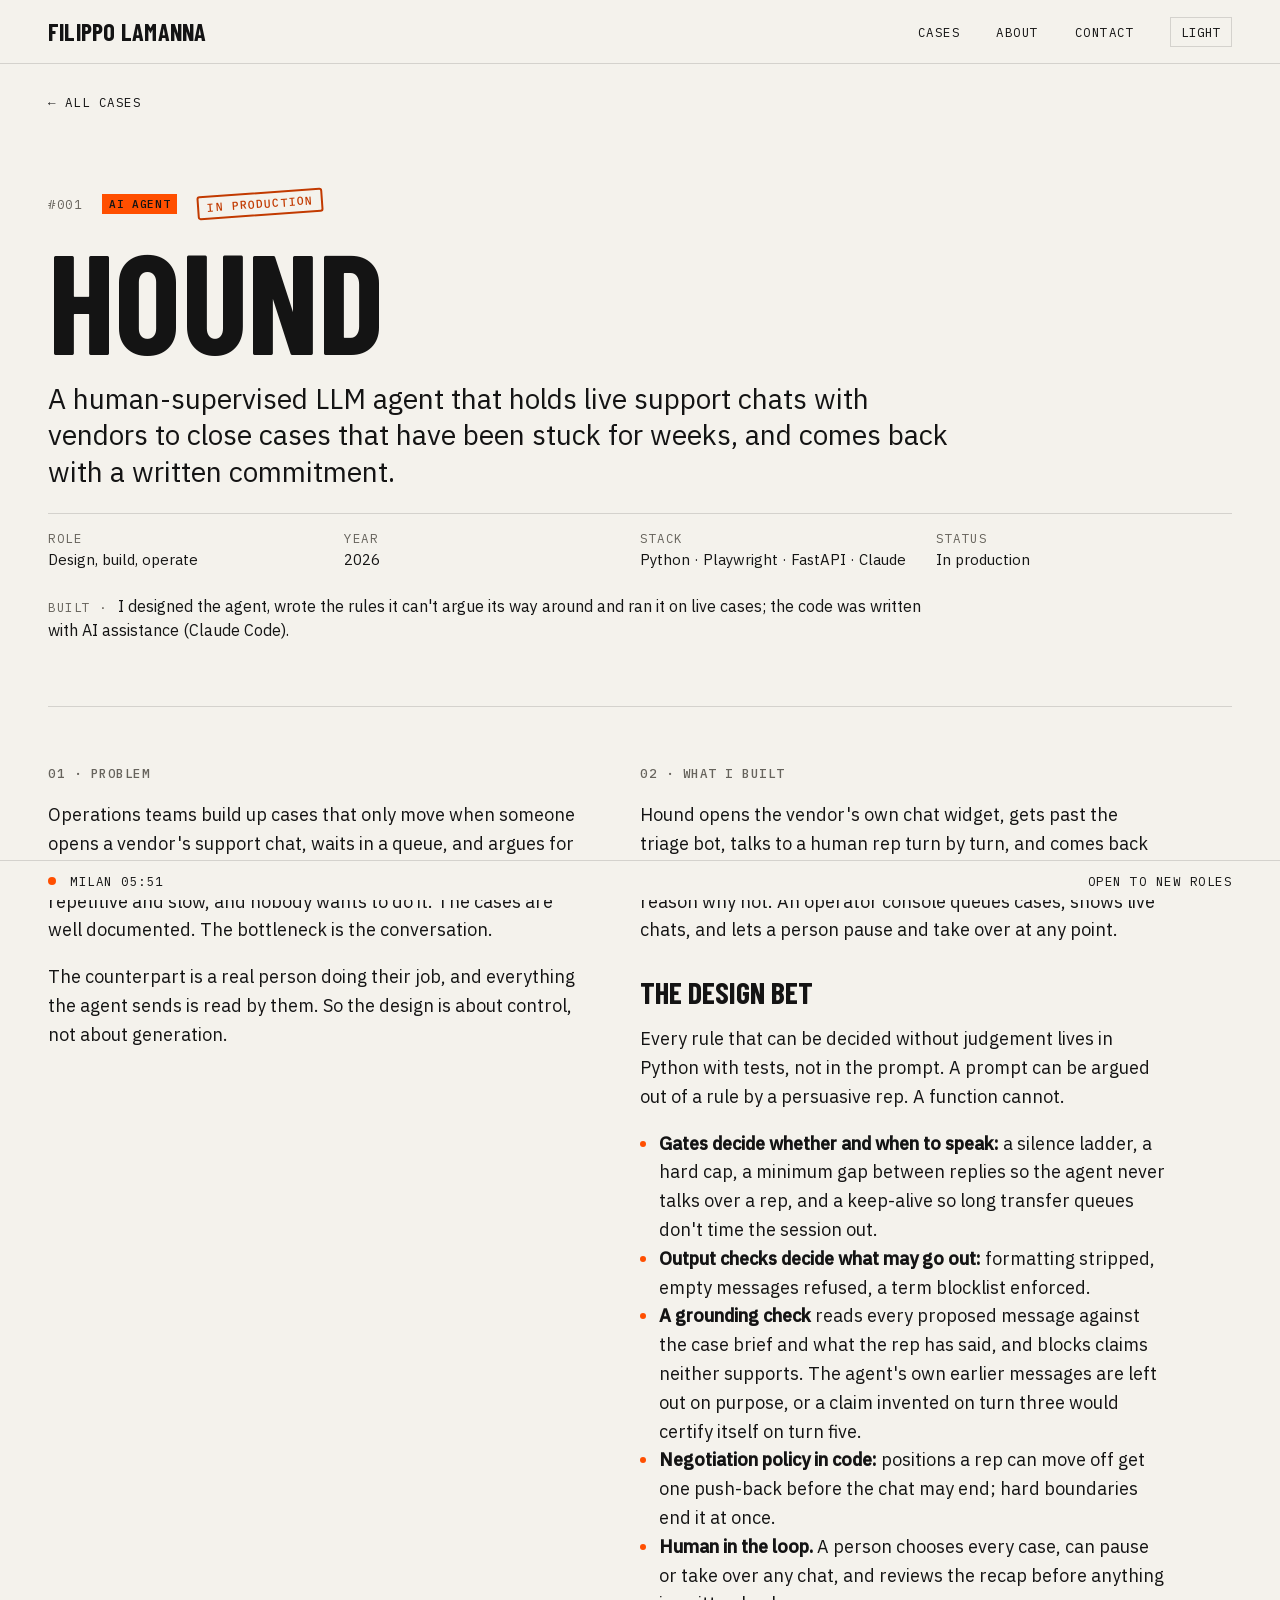
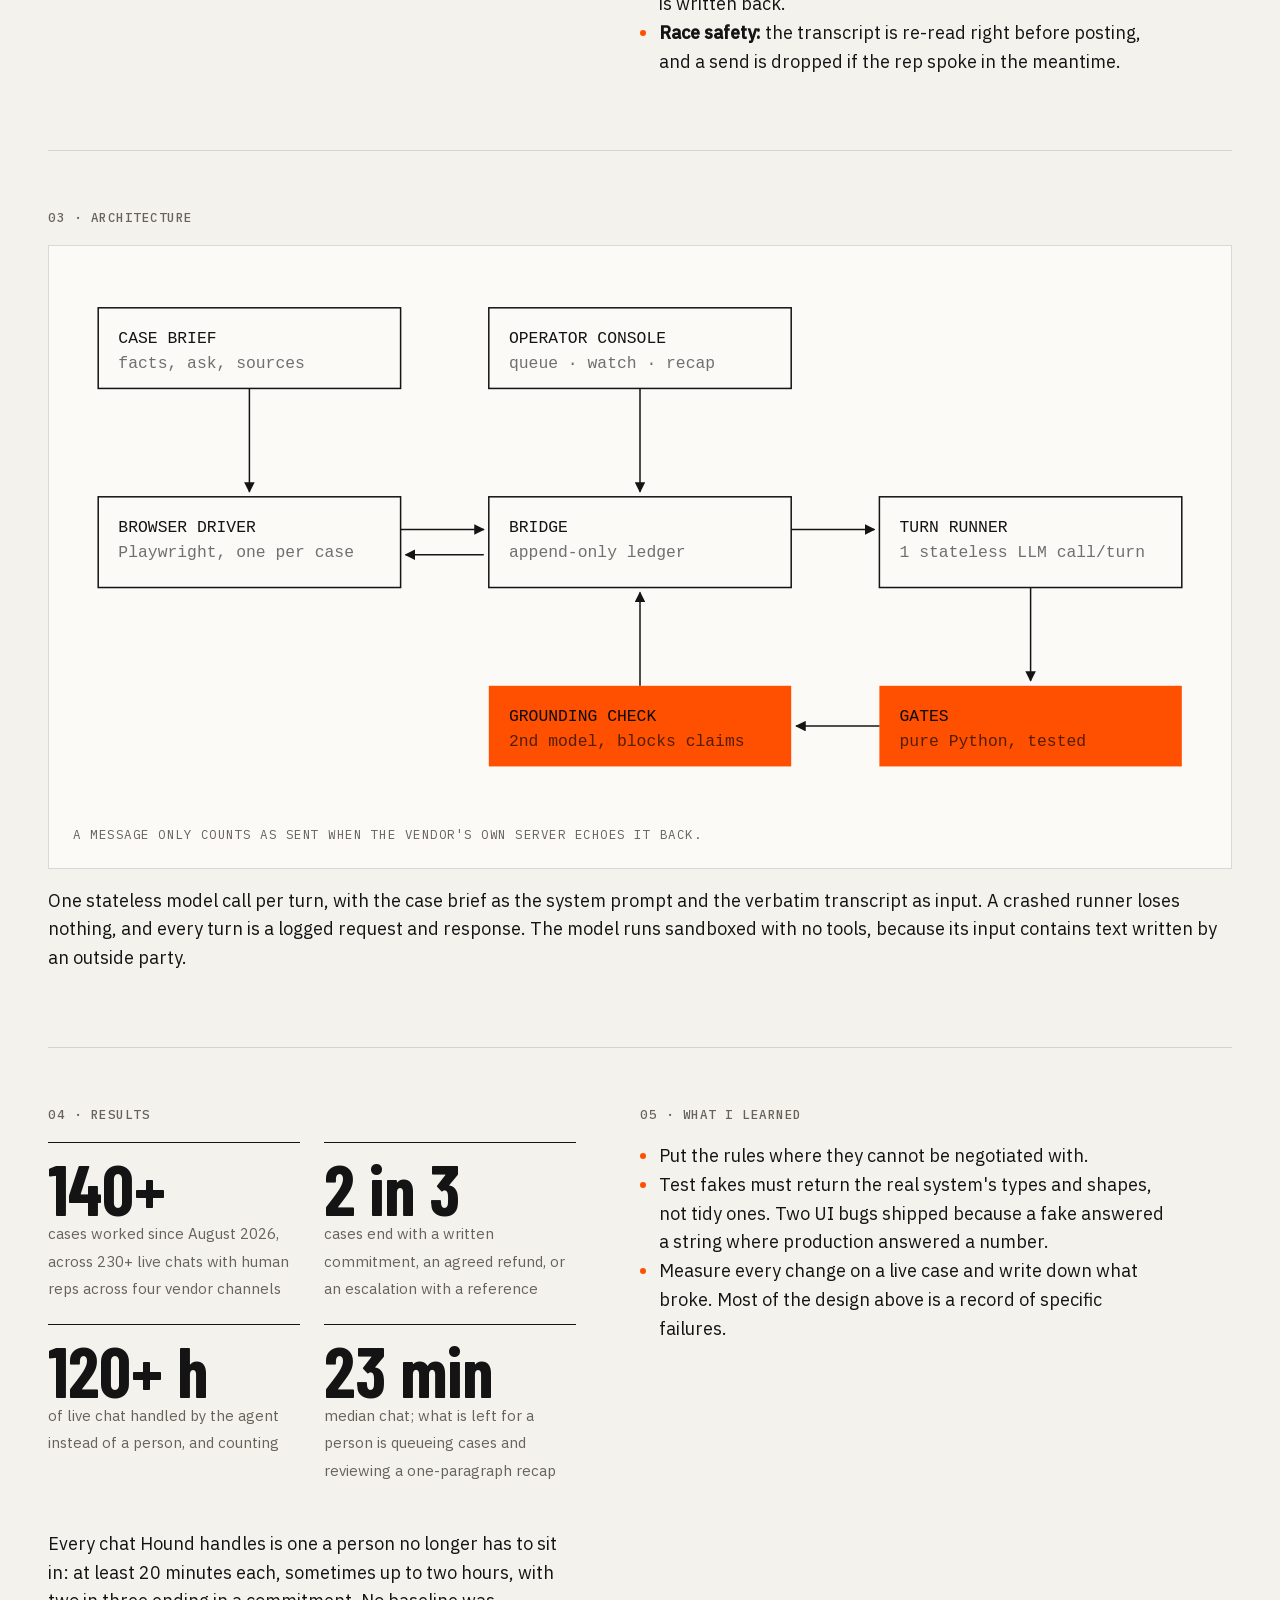
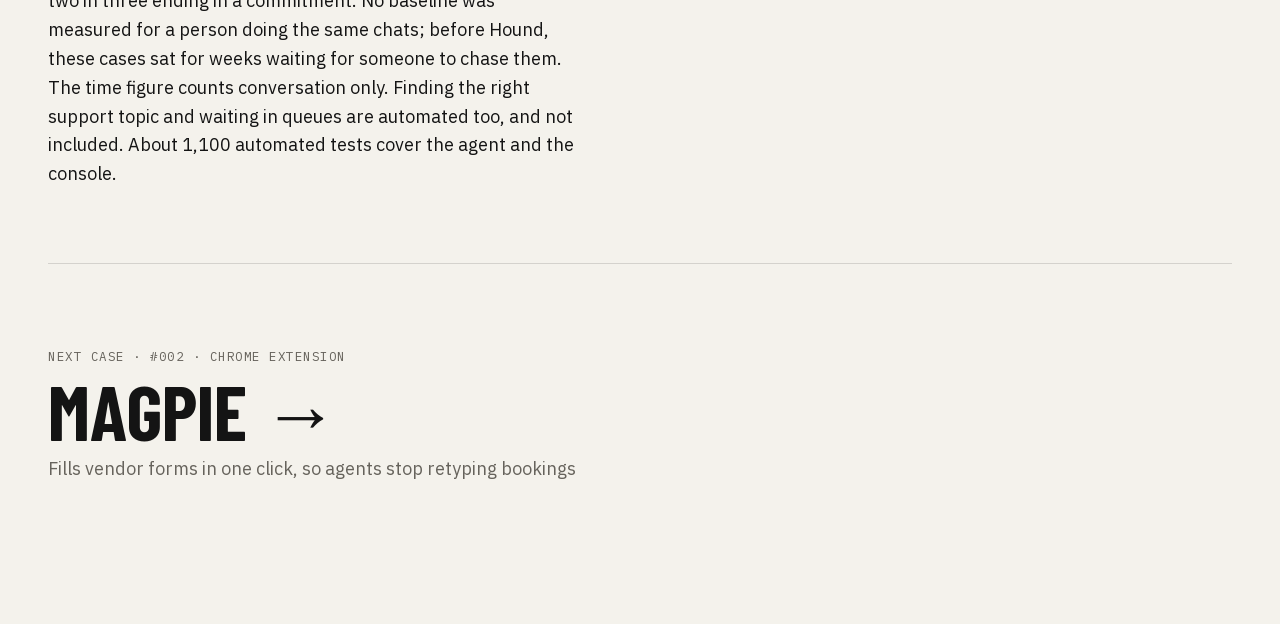
<file: work/hound/index.html>
<!doctype html>
<html lang="en">
<head>
<meta charset="utf-8">
<meta name="viewport" content="width=device-width, initial-scale=1">
<title>Hound · Filippo Lamanna</title>
<meta name="description" content="Hound is an LLM agent that holds live support chats with vendors and comes back with a written commitment. Two in three cases resolved, 120+ hours of chat handled and counting.">
<meta property="og:title" content="Hound · Filippo Lamanna">
<meta property="og:description" content="An LLM agent that holds live support chats to close stuck cases.">
<meta property="og:image" content="https://filippolamanna.github.io/assets/img/og.png">
<meta property="og:url" content="https://filippolamanna.github.io/work/hound/">
<meta property="og:type" content="article">
<meta name="twitter:card" content="summary_large_image">
<link rel="icon" href="/assets/img/favicon.svg" type="image/svg+xml">
<link rel="preload" href="/assets/fonts/barlow-condensed-700.woff2" as="font" type="font/woff2" crossorigin>
<link rel="preload" href="/assets/fonts/plex-sans-400.woff2" as="font" type="font/woff2" crossorigin>
<link rel="stylesheet" href="/assets/css/site.css">
<script src="/assets/js/theme.js"></script>
<script src="/assets/js/hud.js" defer></script>
</head>
<body>
<a class="skip" href="#main">Skip to content</a>
<header class="frame-top">
  <a class="wordmark" href="/">FILIPPO LAMANNA</a>
  <button class="menu-btn mono" type="button" data-menu aria-expanded="false" aria-controls="nav">MENU</button>
  <nav id="nav" class="nav mono" aria-label="Main">
    <a href="/#work">CASES</a>
    <a href="/#about">ABOUT</a>
    <a href="/#contact">CONTACT</a>
    <button type="button" data-theme-toggle>THEME</button>
  </nav>
</header>
<footer class="frame-bottom mono">
  <span class="status-left" aria-hidden="true"><span class="dot"></span><span data-clock>MILAN --:--</span></span>
  <span class="status-right">OPEN TO NEW ROLES</span>
</footer>
<main id="main" class="project">
  <a class="back mono" href="/#work">← ALL CASES</a>
  <header class="project-head">
    <div class="project-top mono"><span class="case-no">#001</span><span class="tag">AI AGENT</span><span class="stamp">IN PRODUCTION</span></div>
    <h1 class="display">Hound</h1>
    <p class="lede">A human-supervised LLM agent that holds live support chats with vendors to close cases that have been stuck for weeks, and comes back with a written commitment.</p>
    <dl class="meta mono">
      <div><dt>ROLE</dt><dd>Design, build, operate</dd></div>
      <div><dt>YEAR</dt><dd>2026</dd></div>
      <div><dt>STACK</dt><dd>Python · Playwright · FastAPI · Claude</dd></div>
      <div><dt>STATUS</dt><dd>In production</dd></div>
    </dl>
    <p class="built"><span class="mono">BUILT ·</span> I designed the agent, wrote the rules it can't argue its way around and ran it on live cases; the code was written with AI assistance (Claude Code).</p>
  </header>

  <div class="chapters">
  <section class="chapter">
    <h2 class="mono">01 · PROBLEM</h2>
    <div class="body">
      <p>Operations teams build up cases that only move when someone opens a vendor's support chat, waits in a queue, and argues for half an hour until a rep commits to something in writing. It is repetitive and slow, and nobody wants to do it. The cases are well documented. The bottleneck is the conversation.</p>
      <p>The counterpart is a real person doing their job, and everything the agent sends is read by them. So the design is about control, not about generation.</p>
    </div>
  </section>

  <section class="chapter">
    <h2 class="mono">02 · WHAT I BUILT</h2>
    <div class="body">
      <p>Hound opens the vendor's own chat widget, gets past the triage bot, talks to a human rep turn by turn, and comes back with a written commitment, a reference number, or a clear reason why not. An operator console queues cases, shows live chats, and lets a person pause and take over at any point.</p>
      <h3>The design bet</h3>
      <p>Every rule that can be decided without judgement lives in Python with tests, not in the prompt. A prompt can be argued out of a rule by a persuasive rep. A function cannot.</p>
      <ul>
        <li><strong>Gates decide whether and when to speak:</strong> a silence ladder, a hard cap, a minimum gap between replies so the agent never talks over a rep, and a keep-alive so long transfer queues don't time the session out.</li>
        <li><strong>Output checks decide what may go out:</strong> formatting stripped, empty messages refused, a term blocklist enforced.</li>
        <li><strong>A grounding check</strong> reads every proposed message against the case brief and what the rep has said, and blocks claims neither supports. The agent's own earlier messages are left out on purpose, or a claim invented on turn three would certify itself on turn five.</li>
        <li><strong>Negotiation policy in code:</strong> positions a rep can move off get one push-back before the chat may end; hard boundaries end it at once.</li>
        <li><strong>Human in the loop.</strong> A person chooses every case, can pause or take over any chat, and reviews the recap before anything is written back.</li>
        <li><strong>Race safety:</strong> the transcript is re-read right before posting, and a send is dropped if the rep spoke in the meantime.</li>
      </ul>
    </div>
  </section>

  <section class="chapter wide">
    <h2 class="mono">03 · ARCHITECTURE</h2>
    <div class="body">
      <figure class="diagram">
        <svg viewBox="0 0 900 430" role="img" aria-labelledby="hound-dia" font-family="JetBrains Mono, monospace" font-size="13">
          <title id="hound-dia">Case brief and console feed a browser driver, a bridge and a turn runner; gates and a grounding check sit between the model and the chat.</title>
          <defs><marker id="a1" viewBox="0 0 10 10" refX="9" refY="5" markerWidth="7" markerHeight="7" orient="auto-start-reverse"><path d="M0 0L10 5L0 10z" fill="currentColor"/></marker></defs>
          <g fill="none" stroke="currentColor" stroke-width="1.2">
            <rect x="20" y="30" width="240" height="64"/><rect x="330" y="30" width="240" height="64"/>
            <rect x="20" y="180" width="240" height="72"/><rect x="330" y="180" width="240" height="72"/><rect x="640" y="180" width="240" height="72"/>
            <rect class="hl" x="330" y="330" width="240" height="64" stroke="none"/><rect class="hl" x="640" y="330" width="240" height="64" stroke="none"/>
            <path d="M140 94V176" marker-end="url(#a1)"/><path d="M450 94V176" marker-end="url(#a1)"/>
            <path d="M260 206H326" marker-end="url(#a1)"/><path d="M326 226H264" marker-end="url(#a1)"/>
            <path d="M570 206H636" marker-end="url(#a1)"/>
            <path d="M760 252V326" marker-end="url(#a1)"/><path d="M640 362H574" marker-end="url(#a1)"/>
            <path d="M450 330V256" marker-end="url(#a1)"/>
          </g>
          <g fill="currentColor">
            <text x="36" y="58">CASE BRIEF</text><text x="36" y="78" opacity=".6">facts, ask, sources</text>
            <text x="346" y="58">OPERATOR CONSOLE</text><text x="346" y="78" opacity=".6">queue · watch · recap</text>
            <text x="36" y="208">BROWSER DRIVER</text><text x="36" y="228" opacity=".6">Playwright, one per case</text>
            <text x="346" y="208">BRIDGE</text><text x="346" y="228" opacity=".6">append-only ledger</text>
            <text x="656" y="208">TURN RUNNER</text><text x="656" y="228" opacity=".6">1 stateless LLM call/turn</text>
          </g>
          <g fill="#0A0A0A">
            <text x="346" y="358">GROUNDING CHECK</text><text x="346" y="378" opacity=".7">2nd model, blocks claims</text>
            <text x="656" y="358">GATES</text><text x="656" y="378" opacity=".7">pure Python, tested</text>
          </g>
        </svg>
        <figcaption class="mono">A message only counts as sent when the vendor's own server echoes it back.</figcaption>
      </figure>
      <p>One stateless model call per turn, with the case brief as the system prompt and the verbatim transcript as input. A crashed runner loses nothing, and every turn is a logged request and response. The model runs sandboxed with no tools, because its input contains text written by an outside party.</p>
    </div>
  </section>

  <section class="chapter">
    <h2 class="mono">04 · RESULTS</h2>
    <div class="body">
      <div class="stats">
        <div class="stat"><b>140+</b><span>cases worked since August 2026, across 230+ live chats with human reps across four vendor channels</span></div>
        <div class="stat"><b>2 in 3</b><span>cases end with a written commitment, an agreed refund, or an escalation with a reference</span></div>
        <div class="stat"><b>120+ h</b><span>of live chat handled by the agent instead of a person, and counting</span></div>
        <div class="stat"><b>23 min</b><span>median chat; what is left for a person is queueing cases and reviewing a one-paragraph recap</span></div>
      </div>
      <p>Every chat Hound handles is one a person no longer has to sit in: at least 20 minutes each, sometimes up to two hours, with two in three ending in a commitment. No baseline was measured for a person doing the same chats; before Hound, these cases sat for weeks waiting for someone to chase them. The time figure counts conversation only. Finding the right support topic and waiting in queues are automated too, and not included. About 1,100 automated tests cover the agent and the console.</p>
    </div>
  </section>

  <section class="chapter">
    <h2 class="mono">05 · WHAT I LEARNED</h2>
    <div class="body">
      <ul>
        <li>Put the rules where they cannot be negotiated with.</li>
        <li>Test fakes must return the real system's types and shapes, not tidy ones. Two UI bugs shipped because a fake answered a string where production answered a number.</li>
        <li>Measure every change on a live case and write down what broke. Most of the design above is a record of specific failures.</li>
      </ul>
    </div>
  </section>
  </div>

  <nav class="next" aria-label="Next case"><a href="/work/magpie/"><span class="next-meta mono">NEXT CASE · #002 · CHROME EXTENSION</span><span class="next-name">Magpie <span class="next-arrow" aria-hidden="true">→</span></span><span class="next-desc">Fills vendor forms in one click, so agents stop retyping bookings</span></a></nav>
</main>
</body>
</html>
</file>
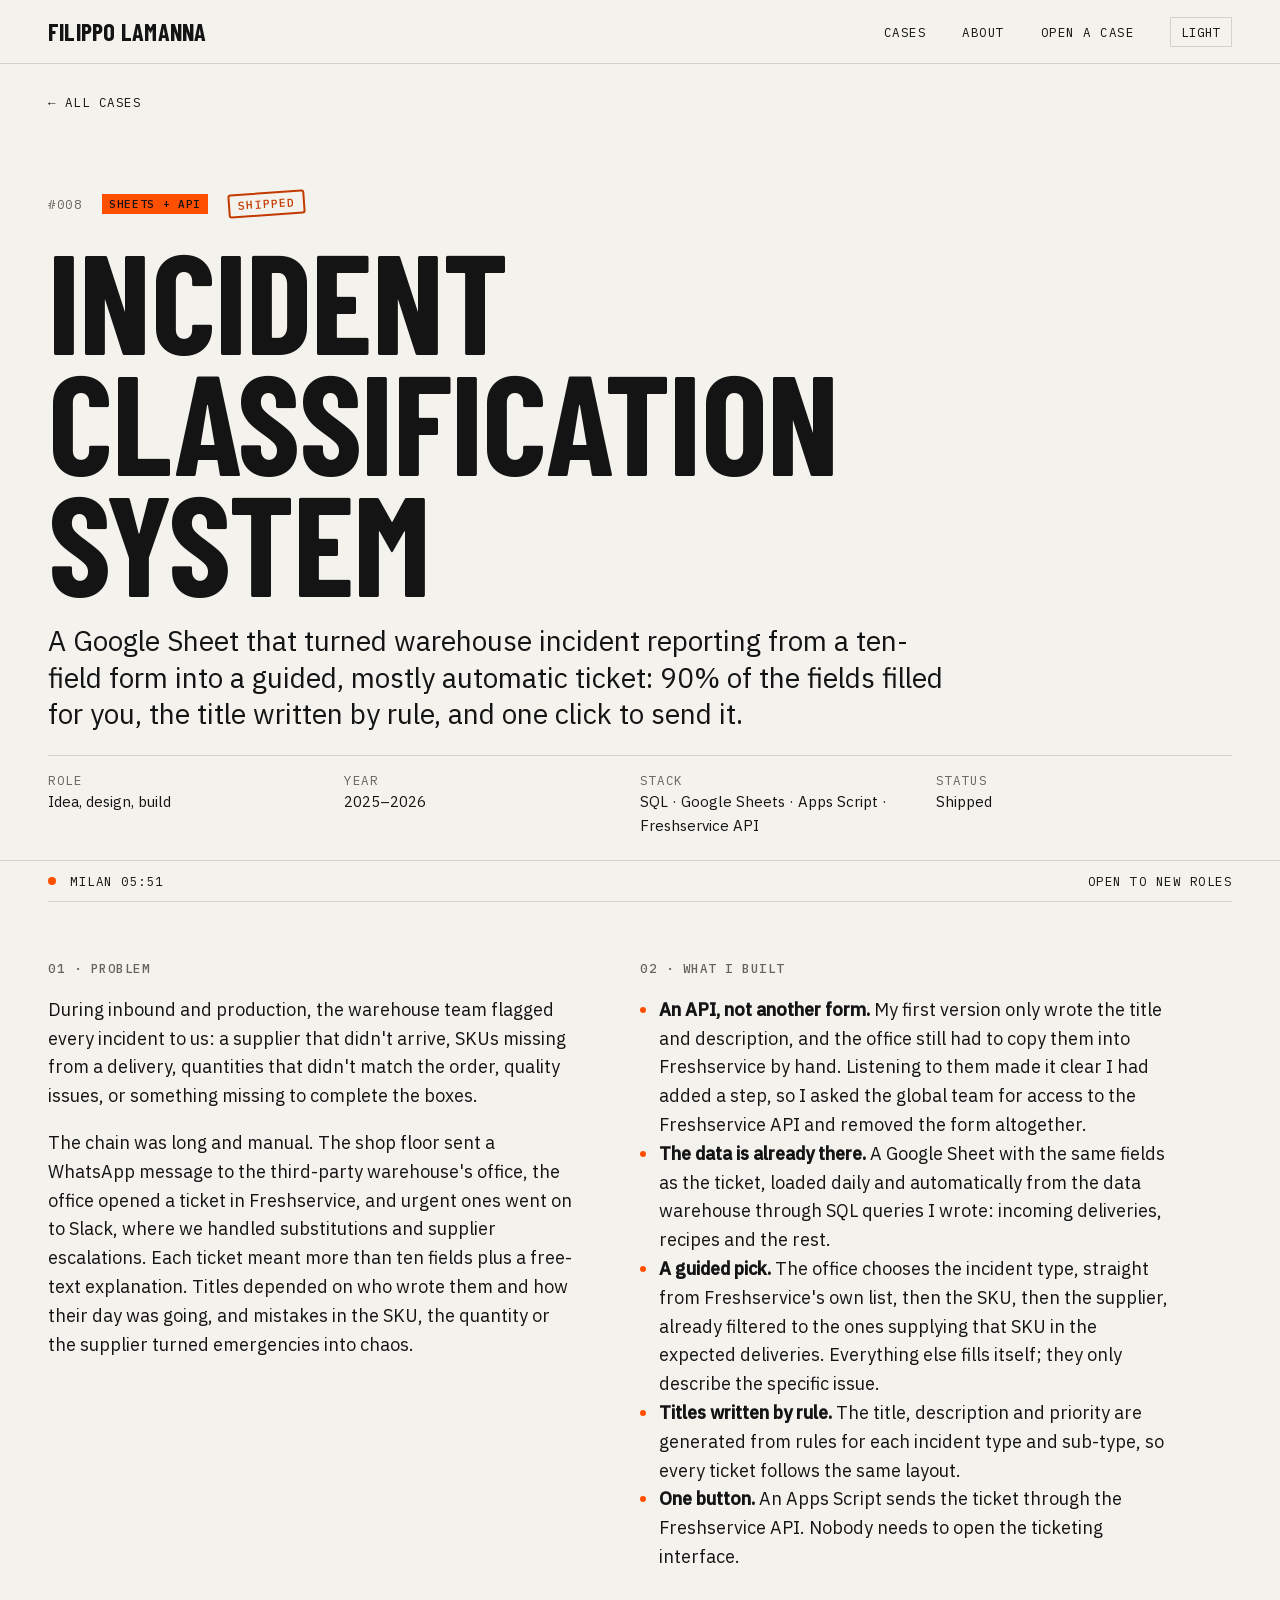
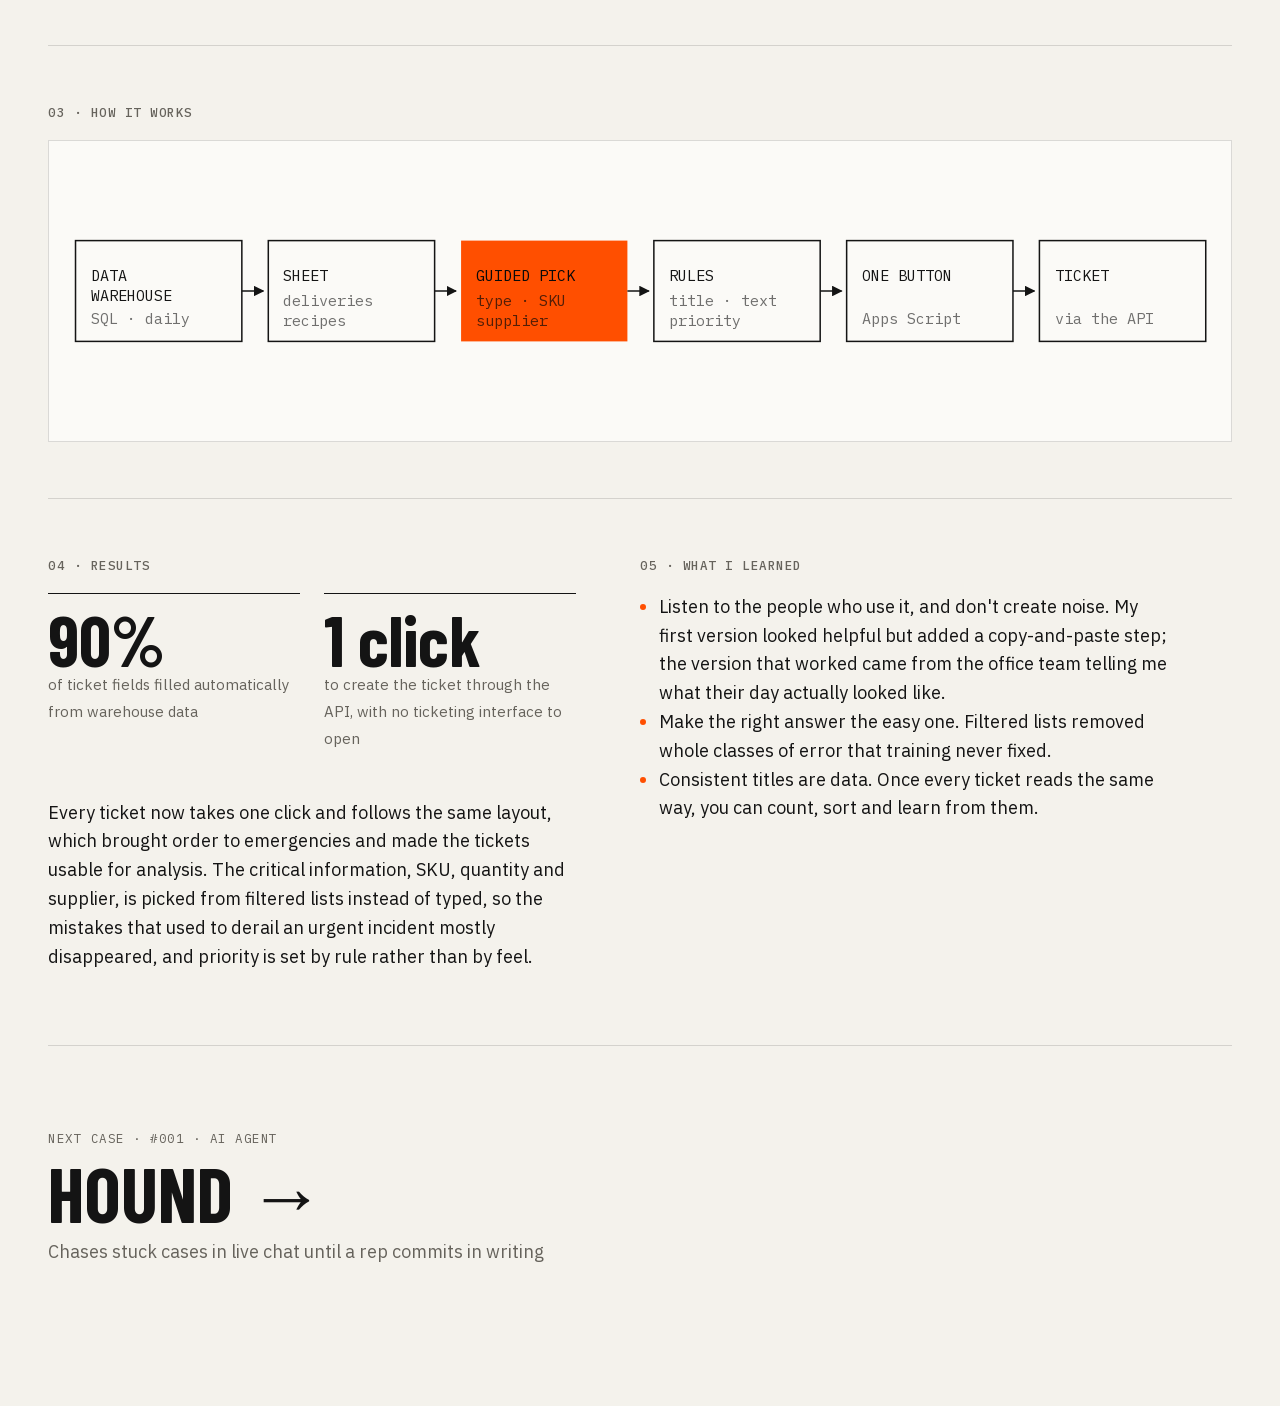
<file: work/incident-classification-system/index.html>
<!doctype html>
<html lang="en">
<head>
<meta charset="utf-8">
<meta name="viewport" content="width=device-width, initial-scale=1">
<title>Incident Classification System · Filippo Lamanna</title>
<meta name="description" content="A Google Sheet that turned warehouse incident reporting into a guided, mostly automatic ticket: 90% of fields filled from warehouse data, titles written by rule, and one click to create the ticket through the API.">
<meta property="og:title" content="Incident Classification System · Filippo Lamanna">
<meta property="og:description" content="Incident tickets 90% auto-filled and sent with one click.">
<meta property="og:image" content="https://filippolamanna.github.io/assets/img/og.png">
<meta property="og:url" content="https://filippolamanna.github.io/work/incident-classification-system/">
<meta property="og:type" content="article">
<meta name="twitter:card" content="summary_large_image">
<link rel="icon" href="/assets/img/favicon.svg" type="image/svg+xml">
<link rel="stylesheet" href="/assets/css/site.css">
<script src="/assets/js/theme.js"></script>
<script src="/assets/js/hud.js" defer></script>
</head>
<body>
<a class="skip" href="#main">Skip to content</a>
<header class="frame-top">
  <a class="wordmark" href="/">FILIPPO LAMANNA</a>
  <button class="menu-btn mono" type="button" data-menu aria-expanded="false" aria-controls="nav">MENU</button>
  <nav id="nav" class="nav mono" aria-label="Main">
    <a href="/#work">CASES</a>
    <a href="/#about">ABOUT</a>
    <a href="/#contact">OPEN A CASE</a>
    <button type="button" data-theme-toggle>DARK</button>
  </nav>
</header>
<footer class="frame-bottom mono" aria-hidden="true">
  <span class="status-left"><span class="dot"></span><span data-clock>MILAN --:--</span></span>
  <span class="status-right">OPEN TO NEW ROLES</span>
</footer>
<main id="main" class="project">
  <a class="back mono" href="/#work">← ALL CASES</a>
  <header class="project-head">
    <div class="project-top mono"><span class="case-no">#008</span><span class="tag">SHEETS + API</span><span class="stamp">SHIPPED</span></div>
    <h1 class="display">Incident Classification System</h1>
    <p class="lede">A Google Sheet that turned warehouse incident reporting from a ten-field form into a guided, mostly automatic ticket: 90% of the fields filled for you, the title written by rule, and one click to send it.</p>
    <dl class="meta mono">
      <div><dt>ROLE</dt><dd>Idea, design, build</dd></div>
      <div><dt>YEAR</dt><dd>2025–2026</dd></div>
      <div><dt>STACK</dt><dd>SQL · Google Sheets · Apps Script · Freshservice API</dd></div>
      <div><dt>STATUS</dt><dd>Shipped</dd></div>
    </dl>
  </header>

  <div class="chapters">
  <section class="chapter">
    <h2 class="mono">01 · PROBLEM</h2>
    <div class="body">
      <p>During inbound and production, the warehouse team flagged every incident to us: a supplier that didn't arrive, SKUs missing from a delivery, quantities that didn't match the order, quality issues, or something missing to complete the boxes.</p>
      <p>The chain was long and manual. The shop floor sent a WhatsApp message to the third-party warehouse's office, the office opened a ticket in Freshservice, and urgent ones went on to Slack, where we handled substitutions and supplier escalations. Each ticket meant more than ten fields plus a free-text explanation. Titles depended on who wrote them and how their day was going, and mistakes in the SKU, the quantity or the supplier turned emergencies into chaos.</p>
    </div>
  </section>

  <section class="chapter">
    <h2 class="mono">02 · WHAT I BUILT</h2>
    <div class="body">
      <ul>
        <li><strong>An API, not another form.</strong> My first version only wrote the title and description, and the office still had to copy them into Freshservice by hand. Listening to them made it clear I had added a step, so I asked the global team for access to the Freshservice API and removed the form altogether.</li>
        <li><strong>The data is already there.</strong> A Google Sheet with the same fields as the ticket, loaded daily and automatically from the data warehouse through SQL queries I wrote: incoming deliveries, recipes and the rest.</li>
        <li><strong>A guided pick.</strong> The office chooses the incident type, straight from Freshservice's own list, then the SKU, then the supplier, already filtered to the ones supplying that SKU in the expected deliveries. Everything else fills itself; they only describe the specific issue.</li>
        <li><strong>Titles written by rule.</strong> The title, description and priority are generated from rules for each incident type and sub-type, so every ticket follows the same layout.</li>
        <li><strong>One button.</strong> An Apps Script sends the ticket through the Freshservice API. Nobody needs to open the ticketing interface.</li>
      </ul>
    </div>
  </section>

  <section class="chapter wide">
    <h2 class="mono">03 · HOW IT WORKS</h2>
    <div class="body">
      <figure class="diagram">
        <svg viewBox="0 0 900 200" role="img" aria-labelledby="inc-dia" font-family="IBM Plex Mono, monospace" font-size="12">
          <title id="inc-dia">SQL loads warehouse data into a sheet daily; the office picks type, SKU and supplier; rules write the title, description and priority; one button sends the ticket through the API.</title>
          <defs><marker id="a5" viewBox="0 0 10 10" refX="9" refY="5" markerWidth="7" markerHeight="7" orient="auto"><path d="M0 0L10 5L0 10z" fill="currentColor"/></marker></defs>
          <g fill="none" stroke="currentColor" stroke-width="1.2">
            <rect x="2" y="60" width="132" height="80"/><rect x="155" y="60" width="132" height="80"/>
            <rect class="hl" x="308" y="60" width="132" height="80" stroke="none"/>
            <rect x="461" y="60" width="132" height="80"/><rect x="614" y="60" width="132" height="80"/><rect x="767" y="60" width="132" height="80"/>
            <path d="M134 100H151" marker-end="url(#a5)"/><path d="M287 100H304" marker-end="url(#a5)"/><path d="M440 100H457" marker-end="url(#a5)"/><path d="M593 100H610" marker-end="url(#a5)"/><path d="M746 100H763" marker-end="url(#a5)"/>
          </g>
          <g fill="currentColor">
            <text x="14" y="92">DATA</text><text x="14" y="108">WAREHOUSE</text><text x="14" y="126" opacity=".6">SQL · daily</text>
            <text x="167" y="92">SHEET</text><text x="167" y="112" opacity=".6">deliveries</text><text x="167" y="128" opacity=".6">recipes</text>
            <text x="473" y="92">RULES</text><text x="473" y="112" opacity=".6">title · text</text><text x="473" y="128" opacity=".6">priority</text>
            <text x="626" y="92">ONE BUTTON</text><text x="626" y="126" opacity=".6">Apps Script</text>
            <text x="779" y="92">TICKET</text><text x="779" y="126" opacity=".6">via the API</text>
          </g>
          <g fill="#0A0A0A"><text x="320" y="92">GUIDED PICK</text><text x="320" y="112" opacity=".7">type · SKU</text><text x="320" y="128" opacity=".7">supplier</text></g>
        </svg>
      </figure>
    </div>
  </section>

  <section class="chapter">
    <h2 class="mono">04 · RESULTS</h2>
    <div class="body">
      <div class="stats">
        <div class="stat"><b>90%</b><span>of ticket fields filled automatically from warehouse data</span></div>
        <div class="stat"><b>1 click</b><span>to create the ticket through the API, with no ticketing interface to open</span></div>
      </div>
      <p>Every ticket now takes one click and follows the same layout, which brought order to emergencies and made the tickets usable for analysis. The critical information, SKU, quantity and supplier, is picked from filtered lists instead of typed, so the mistakes that used to derail an urgent incident mostly disappeared, and priority is set by rule rather than by feel.</p>
    </div>
  </section>

  <section class="chapter">
    <h2 class="mono">05 · WHAT I LEARNED</h2>
    <div class="body">
      <ul>
        <li>Listen to the people who use it, and don't create noise. My first version looked helpful but added a copy-and-paste step; the version that worked came from the office team telling me what their day actually looked like.</li>
        <li>Make the right answer the easy one. Filtered lists removed whole classes of error that training never fixed.</li>
        <li>Consistent titles are data. Once every ticket reads the same way, you can count, sort and learn from them.</li>
      </ul>
    </div>
  </section>
  </div>

  <nav class="next" aria-label="Next case"><a href="/work/hound/"><span class="next-meta mono">NEXT CASE · #001 · AI AGENT</span><span class="next-name">Hound <span class="next-arrow" aria-hidden="true">→</span></span><span class="next-desc">Chases stuck cases in live chat until a rep commits in writing</span></a></nav>
</main>
</body>
</html>
</file>
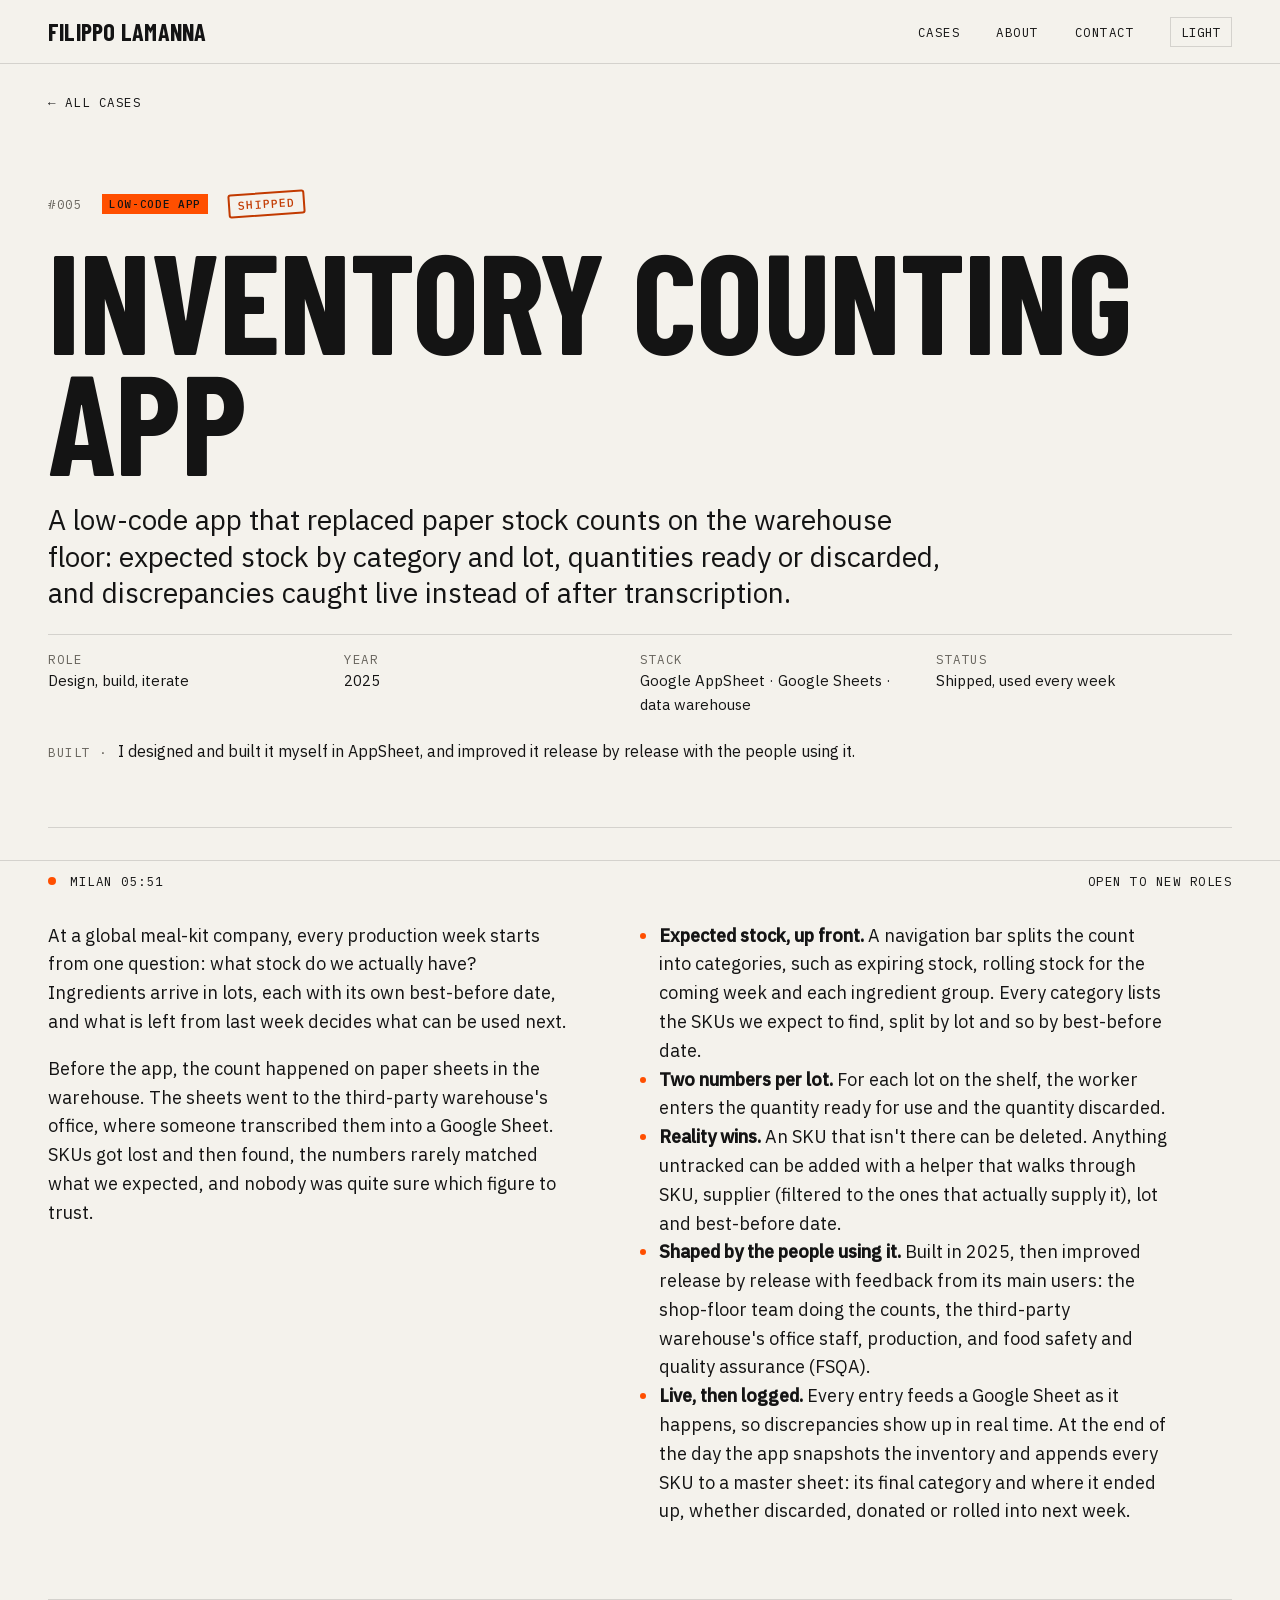
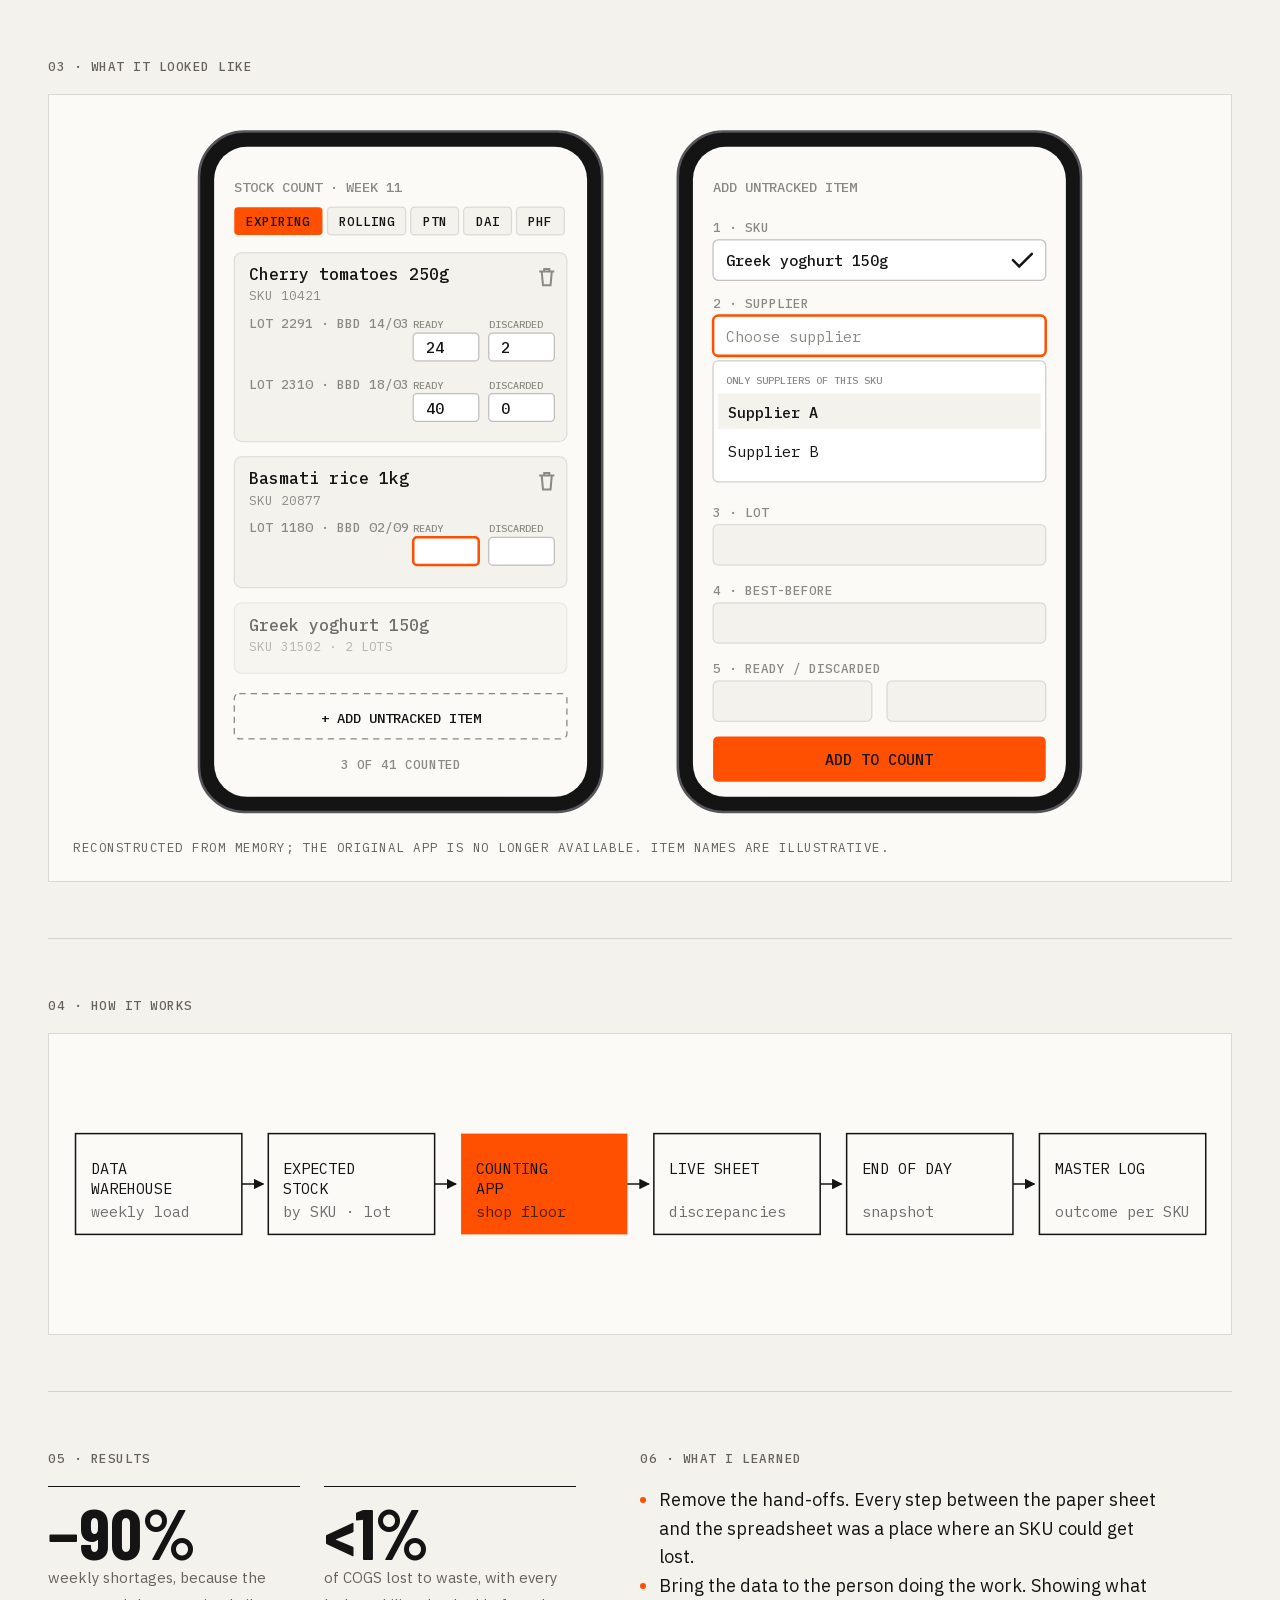
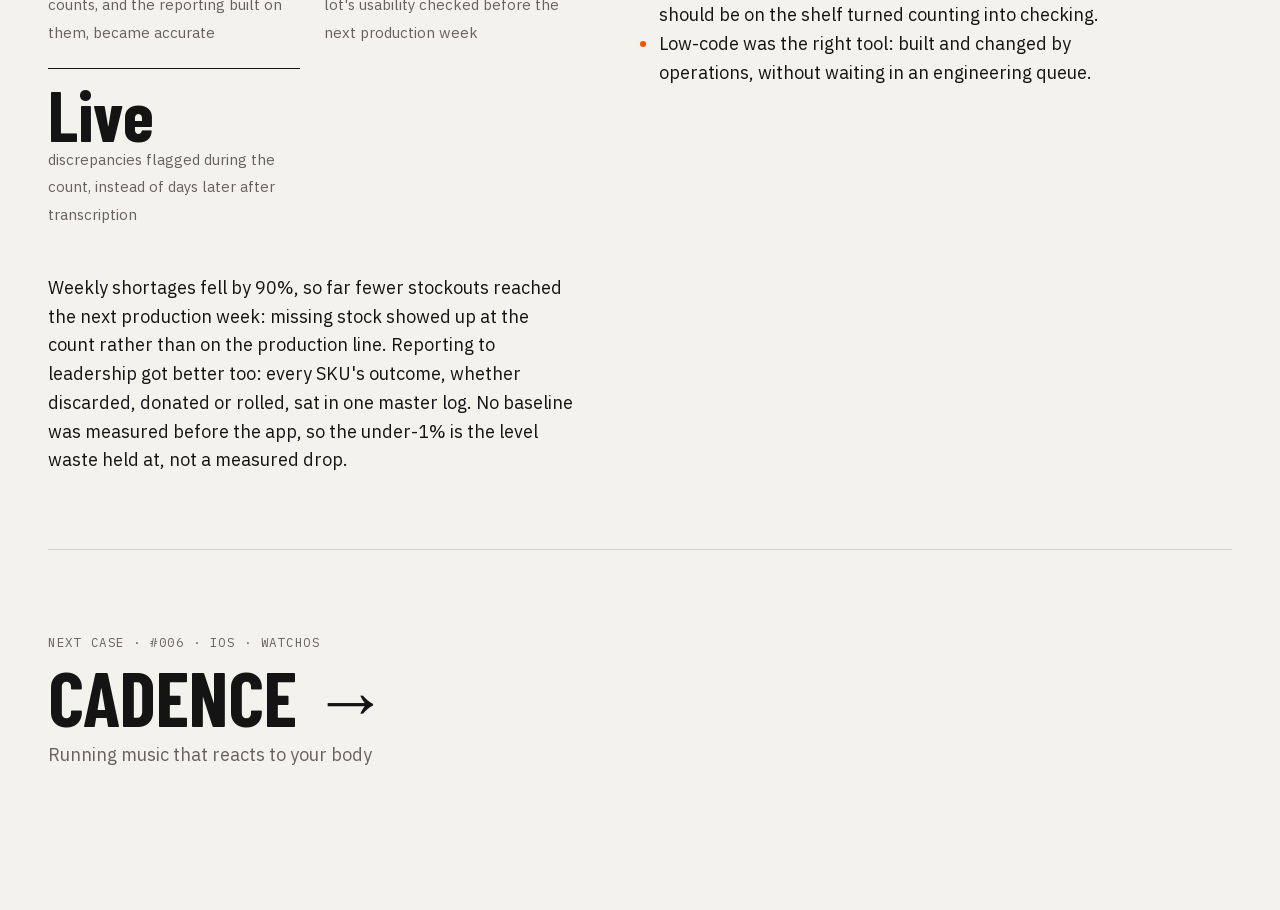
<file: work/inventory-counting-app/index.html>
<!doctype html>
<html lang="en">
<head>
<meta charset="utf-8">
<meta name="viewport" content="width=device-width, initial-scale=1">
<title>Inventory Counting App · Filippo Lamanna</title>
<meta name="description" content="A low-code app that guided shop-floor workers through the weekly stock count, with data refreshed automatically from the data warehouse. Waste held under 1% of COGS, fewer stockouts, better reporting.">
<meta property="og:title" content="Inventory Counting App · Filippo Lamanna">
<meta property="og:description" content="Guided weekly stock counts that kept waste under 1% of COGS.">
<meta property="og:image" content="https://filippolamanna.github.io/assets/img/og.png">
<meta property="og:url" content="https://filippolamanna.github.io/work/inventory-counting-app/">
<meta property="og:type" content="article">
<meta name="twitter:card" content="summary_large_image">
<link rel="icon" href="/assets/img/favicon.svg" type="image/svg+xml">
<link rel="preload" href="/assets/fonts/barlow-condensed-700.woff2" as="font" type="font/woff2" crossorigin>
<link rel="preload" href="/assets/fonts/plex-sans-400.woff2" as="font" type="font/woff2" crossorigin>
<link rel="stylesheet" href="/assets/css/site.css">
<script src="/assets/js/theme.js"></script>
<script src="/assets/js/hud.js" defer></script>
</head>
<body>
<a class="skip" href="#main">Skip to content</a>
<header class="frame-top">
  <a class="wordmark" href="/">FILIPPO LAMANNA</a>
  <button class="menu-btn mono" type="button" data-menu aria-expanded="false" aria-controls="nav">MENU</button>
  <nav id="nav" class="nav mono" aria-label="Main">
    <a href="/#work">CASES</a>
    <a href="/#about">ABOUT</a>
    <a href="/#contact">CONTACT</a>
    <button type="button" data-theme-toggle>THEME</button>
  </nav>
</header>
<footer class="frame-bottom mono">
  <span class="status-left" aria-hidden="true"><span class="dot"></span><span data-clock>MILAN --:--</span></span>
  <span class="status-right">OPEN TO NEW ROLES</span>
</footer>
<main id="main" class="project">
  <a class="back mono" href="/#work">← ALL CASES</a>
  <header class="project-head">
    <div class="project-top mono"><span class="case-no">#005</span><span class="tag">LOW-CODE APP</span><span class="stamp">SHIPPED</span></div>
    <h1 class="display">Inventory Counting App</h1>
    <p class="lede">A low-code app that replaced paper stock counts on the warehouse floor: expected stock by category and lot, quantities ready or discarded, and discrepancies caught live instead of after transcription.</p>
    <dl class="meta mono">
      <div><dt>ROLE</dt><dd>Design, build, iterate</dd></div>
      <div><dt>YEAR</dt><dd>2025</dd></div>
      <div><dt>STACK</dt><dd>Google AppSheet · Google Sheets · data warehouse</dd></div>
      <div><dt>STATUS</dt><dd>Shipped, used every week</dd></div>
    </dl>
    <p class="built"><span class="mono">BUILT ·</span> I designed and built it myself in AppSheet, and improved it release by release with the people using it.</p>
  </header>

  <div class="chapters">
  <section class="chapter">
    <h2 class="mono">01 · PROBLEM</h2>
    <div class="body">
      <p>At a global meal-kit company, every production week starts from one question: what stock do we actually have? Ingredients arrive in lots, each with its own best-before date, and what is left from last week decides what can be used next.</p>
      <p>Before the app, the count happened on paper sheets in the warehouse. The sheets went to the third-party warehouse's office, where someone transcribed them into a Google Sheet. SKUs got lost and then found, the numbers rarely matched what we expected, and nobody was quite sure which figure to trust.</p>
    </div>
  </section>

  <section class="chapter">
    <h2 class="mono">02 · WHAT I BUILT</h2>
    <div class="body">
      <ul>
        <li><strong>Expected stock, up front.</strong> A navigation bar splits the count into categories, such as expiring stock, rolling stock for the coming week and each ingredient group. Every category lists the SKUs we expect to find, split by lot and so by best-before date.</li>
        <li><strong>Two numbers per lot.</strong> For each lot on the shelf, the worker enters the quantity ready for use and the quantity discarded.</li>
        <li><strong>Reality wins.</strong> An SKU that isn't there can be deleted. Anything untracked can be added with a helper that walks through SKU, supplier (filtered to the ones that actually supply it), lot and best-before date.</li>
        <li><strong>Shaped by the people using it.</strong> Built in 2025, then improved release by release with feedback from its main users: the shop-floor team doing the counts, the third-party warehouse's office staff, production, and food safety and quality assurance (FSQA).</li>
        <li><strong>Live, then logged.</strong> Every entry feeds a Google Sheet as it happens, so discrepancies show up in real time. At the end of the day the app snapshots the inventory and appends every SKU to a master sheet: its final category and where it ended up, whether discarded, donated or rolled into next week.</li>
      </ul>
    </div>
  </section>

  <section class="chapter wide">
    <h2 class="mono">03 · WHAT IT LOOKED LIKE</h2>
    <div class="body">
      <figure class="diagram mockup">
        <svg viewBox="0 0 900 560" role="img" aria-labelledby="inv-mock" font-family="IBM Plex Mono, monospace"><title id="inv-mock">Reconstruction of the app: the category view with expected SKUs by lot, and the helper for adding an untracked item.</title><rect x="100" y="10" width="320" height="540" rx="36" fill="#141414" stroke="#55555A" stroke-width="2"/><rect x="112" y="22" width="296" height="516" rx="26" fill="#FBFAF7"/><text x="128" y="58" font-size="11" font-weight="500" fill="#8A8A85" text-anchor="start">STOCK COUNT · WEEK 11</text><rect x="128" y="70" width="70" height="22" rx="3" fill="#FF4F00" stroke="#141414" stroke-opacity="0"/><text x="163" y="85" font-size="10" font-weight="500" fill="#141414" text-anchor="middle">EXPIRING</text><rect x="202" y="70" width="62" height="22" rx="3" fill="#F4F2EC" stroke="#141414" stroke-opacity="0.12"/><text x="233" y="85" font-size="10" font-weight="500" fill="#141414" text-anchor="middle">ROLLING</text><rect x="268" y="70" width="38" height="22" rx="3" fill="#F4F2EC" stroke="#141414" stroke-opacity="0.12"/><text x="287" y="85" font-size="10" font-weight="500" fill="#141414" text-anchor="middle">PTN</text><rect x="310" y="70" width="38" height="22" rx="3" fill="#F4F2EC" stroke="#141414" stroke-opacity="0.12"/><text x="329" y="85" font-size="10" font-weight="500" fill="#141414" text-anchor="middle">DAI</text><rect x="352" y="70" width="38" height="22" rx="3" fill="#F4F2EC" stroke="#141414" stroke-opacity="0.12"/><text x="371" y="85" font-size="10" font-weight="500" fill="#141414" text-anchor="middle">PHF</text><rect x="128" y="106" width="264" height="150" rx="6" fill="#F4F2EC" stroke="#141414" stroke-opacity=".1"/><text x="140" y="128" font-size="13" font-weight="500" fill="#141414" text-anchor="start">Cherry tomatoes 250g</text><text x="140" y="144" font-size="10" font-weight="400" fill="#8A8A85" text-anchor="start">SKU 10421</text><g fill="none" stroke="#8A8A85" stroke-width="1.6"><path d="M370 121h12M374 121v-2h4v2M372 121l1 11h6l1-11"/></g><text x="140" y="166" font-size="10" font-weight="500" fill="#8A8A85" text-anchor="start">LOT 2291 · BBD 14/03</text><text x="270" y="166" font-size="8" font-weight="500" fill="#8A8A85" text-anchor="start">READY</text><rect x="270" y="170" width="52" height="22" rx="3" fill="#fff" stroke="#141414" stroke-opacity="0.25" stroke-width="1"/><text x="280" y="186" font-size="12" font-weight="500" fill="#141414" text-anchor="start">24</text><text x="330" y="166" font-size="8" font-weight="500" fill="#8A8A85" text-anchor="start">DISCARDED</text><rect x="330" y="170" width="52" height="22" rx="3" fill="#fff" stroke="#141414" stroke-opacity=".25"/><text x="340" y="186" font-size="12" font-weight="500" fill="#141414" text-anchor="start">2</text><text x="140" y="214" font-size="10" font-weight="500" fill="#8A8A85" text-anchor="start">LOT 2310 · BBD 18/03</text><text x="270" y="214" font-size="8" font-weight="500" fill="#8A8A85" text-anchor="start">READY</text><rect x="270" y="218" width="52" height="22" rx="3" fill="#fff" stroke="#141414" stroke-opacity="0.25" stroke-width="1"/><text x="280" y="234" font-size="12" font-weight="500" fill="#141414" text-anchor="start">40</text><text x="330" y="214" font-size="8" font-weight="500" fill="#8A8A85" text-anchor="start">DISCARDED</text><rect x="330" y="218" width="52" height="22" rx="3" fill="#fff" stroke="#141414" stroke-opacity=".25"/><text x="340" y="234" font-size="12" font-weight="500" fill="#141414" text-anchor="start">0</text><rect x="128" y="268" width="264" height="104" rx="6" fill="#F4F2EC" stroke="#141414" stroke-opacity=".1"/><text x="140" y="290" font-size="13" font-weight="500" fill="#141414" text-anchor="start">Basmati rice 1kg</text><text x="140" y="306" font-size="10" font-weight="400" fill="#8A8A85" text-anchor="start">SKU 20877</text><g fill="none" stroke="#8A8A85" stroke-width="1.6"><path d="M370 283h12M374 283v-2h4v2M372 283l1 11h6l1-11"/></g><text x="140" y="328" font-size="10" font-weight="500" fill="#8A8A85" text-anchor="start">LOT 1180 · BBD 02/09</text><text x="270" y="328" font-size="8" font-weight="500" fill="#8A8A85" text-anchor="start">READY</text><rect x="270" y="332" width="52" height="22" rx="3" fill="#fff" stroke="#FF4F00" stroke-opacity="1" stroke-width="2"/><text x="280" y="348" font-size="12" font-weight="500" fill="#141414" text-anchor="start"></text><text x="330" y="328" font-size="8" font-weight="500" fill="#8A8A85" text-anchor="start">DISCARDED</text><rect x="330" y="332" width="52" height="22" rx="3" fill="#fff" stroke="#141414" stroke-opacity=".25"/><text x="340" y="348" font-size="12" font-weight="500" fill="#141414" text-anchor="start"></text><rect x="128" y="384" width="264" height="56" rx="6" fill="#F4F2EC" stroke="#141414" stroke-opacity=".1" opacity=".6"/><text x="140" y="406" font-size="13" font-weight="500" fill="#141414" text-anchor="start" opacity=".6">Greek yoghurt 150g</text><text x="140" y="422" font-size="10" font-weight="400" fill="#8A8A85" text-anchor="start" opacity=".6">SKU 31502 · 2 LOTS</text><rect x="128" y="456" width="264" height="36" rx="4" fill="none" stroke="#141414" stroke-dasharray="5 4" stroke-opacity=".5"/><text x="260" y="479" font-size="11" font-weight="500" fill="#141414" text-anchor="middle">+ ADD UNTRACKED ITEM</text><text x="260" y="516" font-size="10" font-weight="500" fill="#8A8A85" text-anchor="middle">3 OF 41 COUNTED</text><rect x="480" y="10" width="320" height="540" rx="36" fill="#141414" stroke="#55555A" stroke-width="2"/><rect x="492" y="22" width="296" height="516" rx="26" fill="#FBFAF7"/><text x="508" y="58" font-size="11" font-weight="500" fill="#8A8A85" text-anchor="start">ADD UNTRACKED ITEM</text><text x="508" y="90" font-size="10" font-weight="500" fill="#8A8A85" text-anchor="start">1 · SKU</text><rect x="508" y="96" width="264" height="32" rx="4" fill="#fff" stroke="#141414" stroke-opacity=".25"/><text x="518" y="117" font-size="12" font-weight="500" fill="#141414" text-anchor="start">Greek yoghurt 150g</text><path d="M746 112 l5 5 l10 -10" fill="none" stroke="#141414" stroke-width="2" stroke-linecap="round"/><text x="508" y="150" font-size="10" font-weight="500" fill="#8A8A85" text-anchor="start">2 · SUPPLIER</text><rect x="508" y="156" width="264" height="32" rx="4" fill="#fff" stroke="#FF4F00" stroke-width="2"/><text x="518" y="177" font-size="12" font-weight="400" fill="#8A8A85" text-anchor="start">Choose supplier</text><rect x="508" y="192" width="264" height="96" rx="4" fill="#fff" stroke="#141414" stroke-opacity=".2"/><text x="518" y="210" font-size="8" font-weight="500" fill="#8A8A85" text-anchor="start">ONLY SUPPLIERS OF THIS SKU</text><rect x="512" y="218" width="256" height="28" fill="#F4F2EC"/><text x="520" y="237" font-size="12" font-weight="500" fill="#141414" text-anchor="start">Supplier A</text><text x="520" y="268" font-size="12" font-weight="400" fill="#141414" text-anchor="start">Supplier B</text><text x="508" y="316" font-size="10" font-weight="500" fill="#8A8A85" text-anchor="start">3 · LOT</text><rect x="508" y="322" width="264" height="32" rx="4" fill="#F4F2EC" stroke="#141414" stroke-opacity=".12"/><text x="508" y="378" font-size="10" font-weight="500" fill="#8A8A85" text-anchor="start">4 · BEST-BEFORE</text><rect x="508" y="384" width="264" height="32" rx="4" fill="#F4F2EC" stroke="#141414" stroke-opacity=".12"/><text x="508" y="440" font-size="10" font-weight="500" fill="#8A8A85" text-anchor="start">5 · READY / DISCARDED</text><rect x="508" y="446" width="126" height="32" rx="4" fill="#F4F2EC" stroke="#141414" stroke-opacity=".12"/><rect x="646" y="446" width="126" height="32" rx="4" fill="#F4F2EC" stroke="#141414" stroke-opacity=".12"/><rect x="508" y="490" width="264" height="36" rx="4" fill="#FF4F00"/><text x="640" y="513" font-size="12" font-weight="500" fill="#141414" text-anchor="middle">ADD TO COUNT</text></svg>
        <figcaption class="mono">Reconstructed from memory; the original app is no longer available. Item names are illustrative.</figcaption>
      </figure>
    </div>
  </section>

  <section class="chapter wide">
    <h2 class="mono">04 · HOW IT WORKS</h2>
    <div class="body">
      <figure class="diagram">
        <svg viewBox="0 0 900 200" role="img" aria-labelledby="inv-dia" font-family="IBM Plex Mono, monospace" font-size="12">
          <title id="inv-dia">Data warehouse feeds the expected stock; the counting app writes to a live sheet; an end-of-day snapshot appends every SKU's outcome to a master log.</title>
          <defs><marker id="a4" viewBox="0 0 10 10" refX="9" refY="5" markerWidth="7" markerHeight="7" orient="auto"><path d="M0 0L10 5L0 10z" fill="currentColor"/></marker></defs>
          <g fill="none" stroke="currentColor" stroke-width="1.2">
            <rect x="2" y="60" width="132" height="80"/><rect x="155" y="60" width="132" height="80"/>
            <rect class="hl" x="308" y="60" width="132" height="80" stroke="none"/>
            <rect x="461" y="60" width="132" height="80"/><rect x="614" y="60" width="132" height="80"/><rect x="767" y="60" width="132" height="80"/>
            <path d="M134 100H151" marker-end="url(#a4)"/><path d="M287 100H304" marker-end="url(#a4)"/><path d="M440 100H457" marker-end="url(#a4)"/><path d="M593 100H610" marker-end="url(#a4)"/><path d="M746 100H763" marker-end="url(#a4)"/>
          </g>
          <g fill="currentColor">
            <text x="14" y="92">DATA</text><text x="14" y="108">WAREHOUSE</text><text x="14" y="126" opacity=".6">weekly load</text>
            <text x="167" y="92">EXPECTED</text><text x="167" y="108">STOCK</text><text x="167" y="126" opacity=".6">by SKU · lot</text>
            <text x="473" y="92">LIVE SHEET</text><text x="473" y="126" opacity=".6">discrepancies</text>
            <text x="626" y="92">END OF DAY</text><text x="626" y="126" opacity=".6">snapshot</text>
            <text x="779" y="92">MASTER LOG</text><text x="779" y="126" opacity=".6">outcome per SKU</text>
          </g>
          <g fill="#0A0A0A"><text x="320" y="92">COUNTING</text><text x="320" y="108">APP</text><text x="320" y="126" opacity=".7">shop floor</text></g>
        </svg>
      </figure>
    </div>
  </section>

  <section class="chapter">
    <h2 class="mono">05 · RESULTS</h2>
    <div class="body">
      <div class="stats">
        <div class="stat"><b>−90%</b><span>weekly shortages, because the counts, and the reporting built on them, became accurate</span></div>
        <div class="stat"><b>&lt;1%</b><span>of COGS lost to waste, with every lot's usability checked before the next production week</span></div>
        <div class="stat"><b>Live</b><span>discrepancies flagged during the count, instead of days later after transcription</span></div>
      </div>
      <p>Weekly shortages fell by 90%, so far fewer stockouts reached the next production week: missing stock showed up at the count rather than on the production line. Reporting to leadership got better too: every SKU's outcome, whether discarded, donated or rolled, sat in one master log. No baseline was measured before the app, so the under-1% is the level waste held at, not a measured drop.</p>
    </div>
  </section>

  <section class="chapter">
    <h2 class="mono">06 · WHAT I LEARNED</h2>
    <div class="body">
      <ul>
        <li>Remove the hand-offs. Every step between the paper sheet and the spreadsheet was a place where an SKU could get lost.</li>
        <li>Bring the data to the person doing the work. Showing what should be on the shelf turned counting into checking.</li>
        <li>Low-code was the right tool: built and changed by operations, without waiting in an engineering queue.</li>
      </ul>
    </div>
  </section>
  </div>

  <nav class="next" aria-label="Next case"><a href="/work/cadence/"><span class="next-meta mono">NEXT CASE · #006 · iOS · WATCHOS</span><span class="next-name">Cadence <span class="next-arrow" aria-hidden="true">→</span></span><span class="next-desc">Running music that reacts to your body</span></a></nav>
</main>
</body>
</html>
</file>
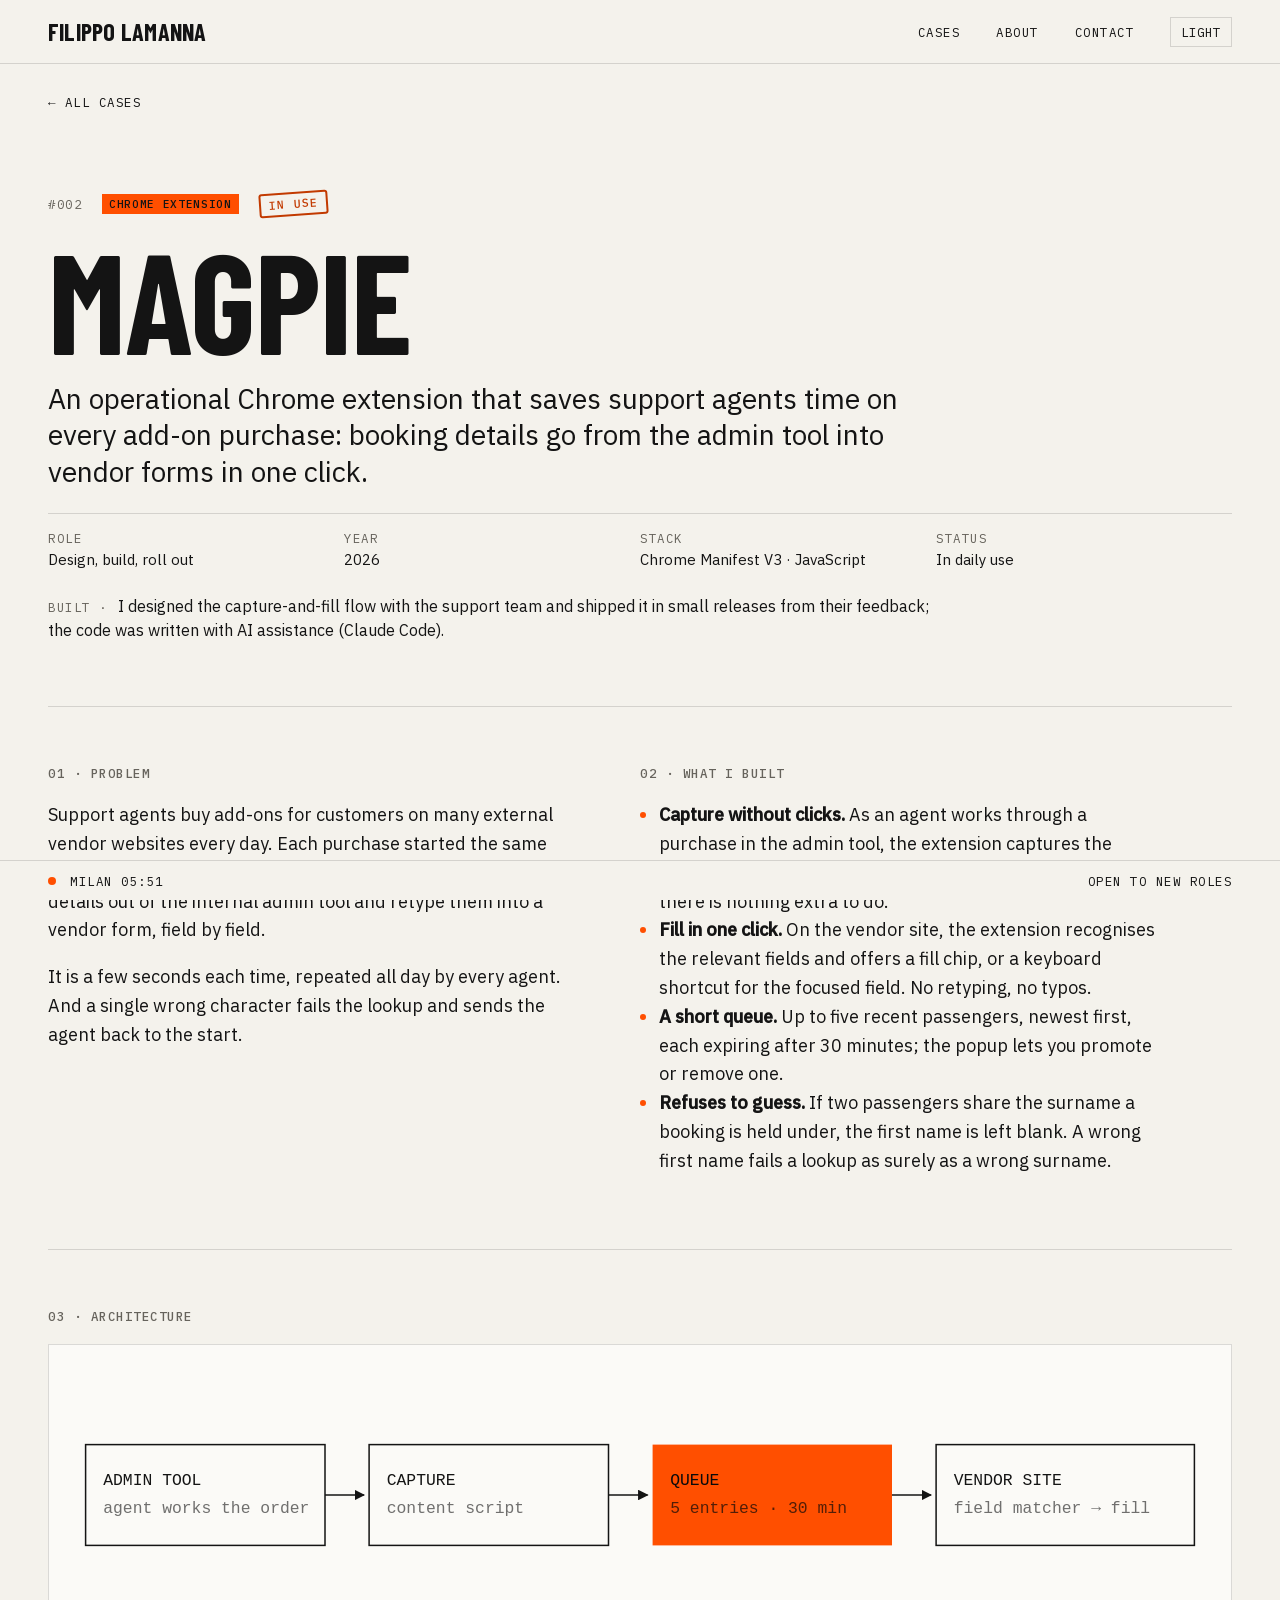
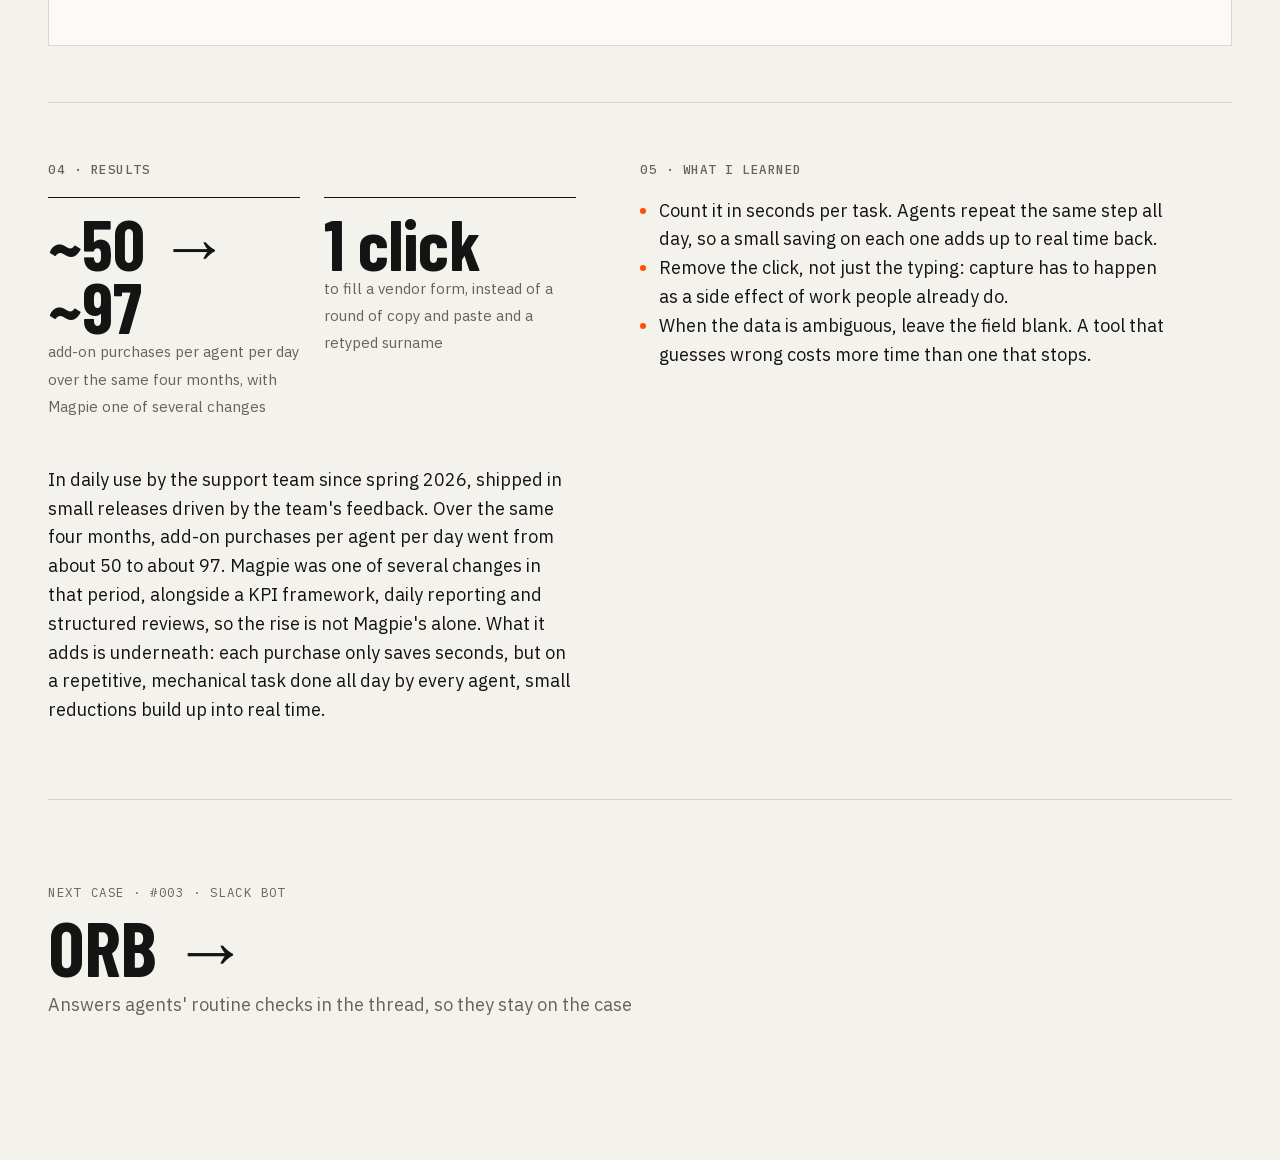
<file: work/magpie/index.html>
<!doctype html>
<html lang="en">
<head>
<meta charset="utf-8">
<meta name="viewport" content="width=device-width, initial-scale=1">
<title>Magpie · Filippo Lamanna</title>
<meta name="description" content="Magpie is an operational Chrome extension for support agents: booking details go from an internal admin tool into vendor forms in one click, so add-on purchases stop costing time.">
<meta property="og:title" content="Magpie · Filippo Lamanna">
<meta property="og:description" content="An operational Chrome extension that saves support agents time on every add-on purchase.">
<meta property="og:image" content="https://filippolamanna.github.io/assets/img/og.png">
<meta property="og:url" content="https://filippolamanna.github.io/work/magpie/">
<meta property="og:type" content="article">
<meta name="twitter:card" content="summary_large_image">
<link rel="icon" href="/assets/img/favicon.svg" type="image/svg+xml">
<link rel="preload" href="/assets/fonts/barlow-condensed-700.woff2" as="font" type="font/woff2" crossorigin>
<link rel="preload" href="/assets/fonts/plex-sans-400.woff2" as="font" type="font/woff2" crossorigin>
<link rel="stylesheet" href="/assets/css/site.css">
<script src="/assets/js/theme.js"></script>
<script src="/assets/js/hud.js" defer></script>
</head>
<body>
<a class="skip" href="#main">Skip to content</a>
<header class="frame-top">
  <a class="wordmark" href="/">FILIPPO LAMANNA</a>
  <button class="menu-btn mono" type="button" data-menu aria-expanded="false" aria-controls="nav">MENU</button>
  <nav id="nav" class="nav mono" aria-label="Main">
    <a href="/#work">CASES</a>
    <a href="/#about">ABOUT</a>
    <a href="/#contact">CONTACT</a>
    <button type="button" data-theme-toggle>THEME</button>
  </nav>
</header>
<footer class="frame-bottom mono">
  <span class="status-left" aria-hidden="true"><span class="dot"></span><span data-clock>MILAN --:--</span></span>
  <span class="status-right">OPEN TO NEW ROLES</span>
</footer>
<main id="main" class="project">
  <a class="back mono" href="/#work">← ALL CASES</a>
  <header class="project-head">
    <div class="project-top mono"><span class="case-no">#002</span><span class="tag">CHROME EXTENSION</span><span class="stamp">IN USE</span></div>
    <h1 class="display">Magpie</h1>
    <p class="lede">An operational Chrome extension that saves support agents time on every add-on purchase: booking details go from the admin tool into vendor forms in one click.</p>
    <dl class="meta mono">
      <div><dt>ROLE</dt><dd>Design, build, roll out</dd></div>
      <div><dt>YEAR</dt><dd>2026</dd></div>
      <div><dt>STACK</dt><dd>Chrome Manifest V3 · JavaScript</dd></div>
      <div><dt>STATUS</dt><dd>In daily use</dd></div>
    </dl>
    <p class="built"><span class="mono">BUILT ·</span> I designed the capture-and-fill flow with the support team and shipped it in small releases from their feedback; the code was written with AI assistance (Claude Code).</p>
  </header>

  <div class="chapters">
  <section class="chapter">
    <h2 class="mono">01 · PROBLEM</h2>
    <div class="body">
      <p>Support agents buy add-ons for customers on many external vendor websites every day. Each purchase started the same way: copy a booking reference, a surname and passenger details out of the internal admin tool and retype them into a vendor form, field by field.</p>
      <p>It is a few seconds each time, repeated all day by every agent. And a single wrong character fails the lookup and sends the agent back to the start.</p>
    </div>
  </section>

  <section class="chapter">
    <h2 class="mono">02 · WHAT I BUILT</h2>
    <div class="body">
      <ul>
        <li><strong>Capture without clicks.</strong> As an agent works through a purchase in the admin tool, the extension captures the booking on its own. Finishing a step captures the next one, so there is nothing extra to do.</li>
        <li><strong>Fill in one click.</strong> On the vendor site, the extension recognises the relevant fields and offers a fill chip, or a keyboard shortcut for the focused field. No retyping, no typos.</li>
        <li><strong>A short queue.</strong> Up to five recent passengers, newest first, each expiring after 30 minutes; the popup lets you promote or remove one.</li>
        <li><strong>Refuses to guess.</strong> If two passengers share the surname a booking is held under, the first name is left blank. A wrong first name fails a lookup as surely as a wrong surname.</li>
      </ul>
    </div>
  </section>

  <section class="chapter wide">
    <h2 class="mono">03 · ARCHITECTURE</h2>
    <div class="body">
      <figure class="diagram">
        <svg viewBox="0 0 900 200" role="img" aria-labelledby="anc-dia" font-family="JetBrains Mono, monospace" font-size="13">
          <title id="anc-dia">Admin tool page, capture script, short-lived queue, vendor page field matcher.</title>
          <defs><marker id="a2" viewBox="0 0 10 10" refX="9" refY="5" markerWidth="7" markerHeight="7" orient="auto"><path d="M0 0L10 5L0 10z" fill="currentColor"/></marker></defs>
          <g fill="none" stroke="currentColor" stroke-width="1.2">
            <rect x="10" y="60" width="190" height="80"/><rect x="235" y="60" width="190" height="80"/>
            <rect class="hl" x="460" y="60" width="190" height="80" stroke="none"/><rect x="685" y="60" width="205" height="80"/>
            <path d="M200 100H231" marker-end="url(#a2)"/><path d="M425 100H456" marker-end="url(#a2)"/><path d="M650 100H681" marker-end="url(#a2)"/>
          </g>
          <g fill="currentColor">
            <text x="24" y="92">ADMIN TOOL</text><text x="24" y="114" opacity=".6">agent works the order</text>
            <text x="249" y="92">CAPTURE</text><text x="249" y="114" opacity=".6">content script</text>
            <text x="699" y="92">VENDOR SITE</text><text x="699" y="114" opacity=".6">field matcher → fill</text>
          </g>
          <g fill="#0A0A0A"><text x="474" y="92">QUEUE</text><text x="474" y="114" opacity=".7">5 entries · 30 min</text></g>
        </svg>
      </figure>
    </div>
  </section>

  <section class="chapter">
    <h2 class="mono">04 · RESULTS</h2>
    <div class="body">
      <div class="stats">
        <div class="stat"><b>~50 → ~97</b><span>add-on purchases per agent per day over the same four months, with Magpie one of several changes</span></div>
        <div class="stat"><b>1 click</b><span>to fill a vendor form, instead of a round of copy and paste and a retyped surname</span></div>
      </div>
      <p>In daily use by the support team since spring 2026, shipped in small releases driven by the team's feedback. Over the same four months, add-on purchases per agent per day went from about 50 to about 97. Magpie was one of several changes in that period, alongside a KPI framework, daily reporting and structured reviews, so the rise is not Magpie's alone. What it adds is underneath: each purchase only saves seconds, but on a repetitive, mechanical task done all day by every agent, small reductions build up into real time.</p>
    </div>
  </section>

  <section class="chapter">
    <h2 class="mono">05 · WHAT I LEARNED</h2>
    <div class="body">
      <ul>
        <li>Count it in seconds per task. Agents repeat the same step all day, so a small saving on each one adds up to real time back.</li>
        <li>Remove the click, not just the typing: capture has to happen as a side effect of work people already do.</li>
        <li>When the data is ambiguous, leave the field blank. A tool that guesses wrong costs more time than one that stops.</li>
      </ul>
    </div>
  </section>
  </div>

  <nav class="next" aria-label="Next case"><a href="/work/orb/"><span class="next-meta mono">NEXT CASE · #003 · SLACK BOT</span><span class="next-name">Orb <span class="next-arrow" aria-hidden="true">→</span></span><span class="next-desc">Answers agents' routine checks in the thread, so they stay on the case</span></a></nav>
</main>
</body>
</html>
</file>
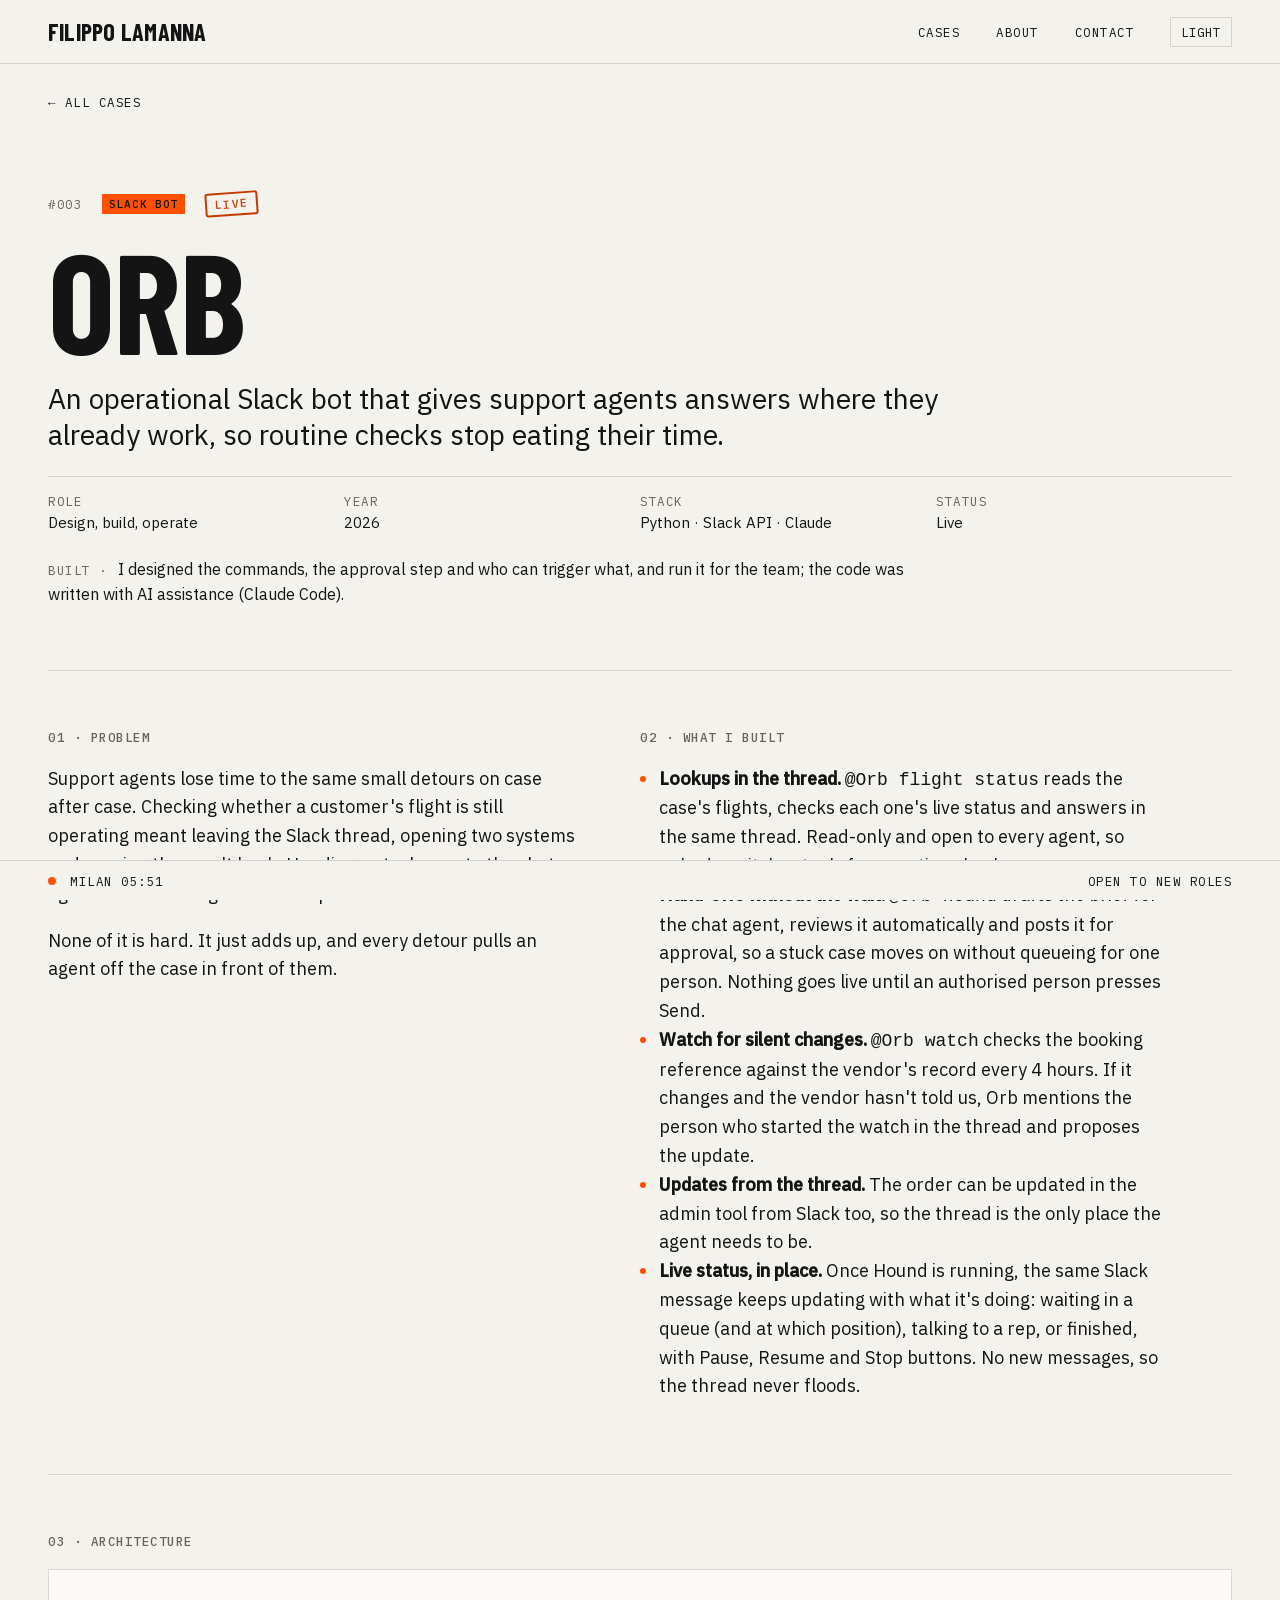
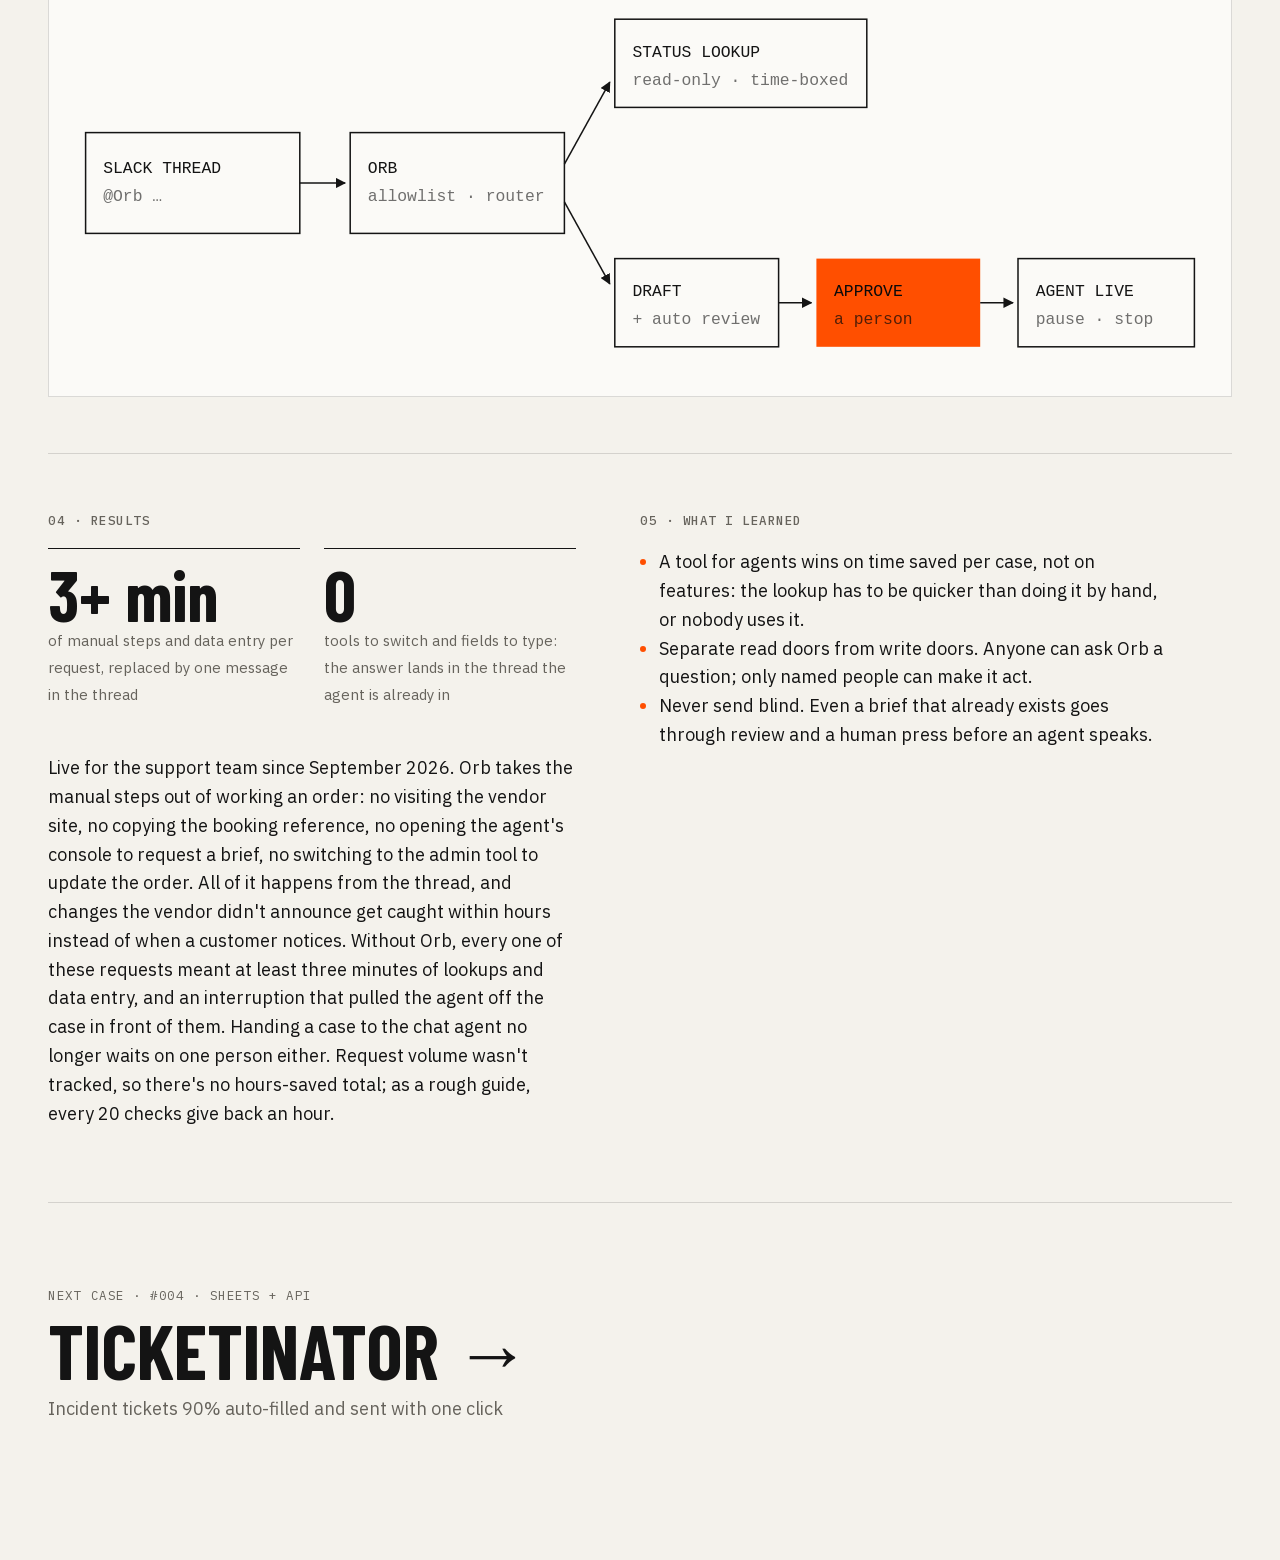
<file: work/orb/index.html>
<!doctype html>
<html lang="en">
<head>
<meta charset="utf-8">
<meta name="viewport" content="width=device-width, initial-scale=1">
<title>Orb · Filippo Lamanna</title>
<meta name="description" content="Orb is an operational Slack bot for support agents: routine checks answered in the thread and cases handed to an AI agent without waiting, so agents spend their time on the case.">
<meta property="og:title" content="Orb · Filippo Lamanna">
<meta property="og:description" content="An operational Slack bot that saves support agents time on every case.">
<meta property="og:image" content="https://filippolamanna.github.io/assets/img/og.png">
<meta property="og:url" content="https://filippolamanna.github.io/work/orb/">
<meta property="og:type" content="article">
<meta name="twitter:card" content="summary_large_image">
<link rel="icon" href="/assets/img/favicon.svg" type="image/svg+xml">
<link rel="preload" href="/assets/fonts/barlow-condensed-700.woff2" as="font" type="font/woff2" crossorigin>
<link rel="preload" href="/assets/fonts/plex-sans-400.woff2" as="font" type="font/woff2" crossorigin>
<link rel="stylesheet" href="/assets/css/site.css">
<script src="/assets/js/theme.js"></script>
<script src="/assets/js/hud.js" defer></script>
</head>
<body>
<a class="skip" href="#main">Skip to content</a>
<header class="frame-top">
  <a class="wordmark" href="/">FILIPPO LAMANNA</a>
  <button class="menu-btn mono" type="button" data-menu aria-expanded="false" aria-controls="nav">MENU</button>
  <nav id="nav" class="nav mono" aria-label="Main">
    <a href="/#work">CASES</a>
    <a href="/#about">ABOUT</a>
    <a href="/#contact">CONTACT</a>
    <button type="button" data-theme-toggle>THEME</button>
  </nav>
</header>
<footer class="frame-bottom mono">
  <span class="status-left" aria-hidden="true"><span class="dot"></span><span data-clock>MILAN --:--</span></span>
  <span class="status-right">OPEN TO NEW ROLES</span>
</footer>
<main id="main" class="project">
  <a class="back mono" href="/#work">← ALL CASES</a>
  <header class="project-head">
    <div class="project-top mono"><span class="case-no">#003</span><span class="tag">SLACK BOT</span><span class="stamp">LIVE</span></div>
    <h1 class="display">Orb</h1>
    <p class="lede">An operational Slack bot that gives support agents answers where they already work, so routine checks stop eating their time.</p>
    <dl class="meta mono">
      <div><dt>ROLE</dt><dd>Design, build, operate</dd></div>
      <div><dt>YEAR</dt><dd>2026</dd></div>
      <div><dt>STACK</dt><dd>Python · Slack API · Claude</dd></div>
      <div><dt>STATUS</dt><dd>Live</dd></div>
    </dl>
    <p class="built"><span class="mono">BUILT ·</span> I designed the commands, the approval step and who can trigger what, and run it for the team; the code was written with AI assistance (Claude Code).</p>
  </header>

  <div class="chapters">
  <section class="chapter">
    <h2 class="mono">01 · PROBLEM</h2>
    <div class="body">
      <p>Support agents lose time to the same small detours on case after case. Checking whether a customer's flight is still operating meant leaving the Slack thread, opening two systems and copying the result back. Handing a stuck case to the chat agent meant waiting for the one person who could run it.</p>
      <p>None of it is hard. It just adds up, and every detour pulls an agent off the case in front of them.</p>
    </div>
  </section>

  <section class="chapter">
    <h2 class="mono">02 · WHAT I BUILT</h2>
    <div class="body">
      <ul>
        <li><strong>Lookups in the thread.</strong> <code>@Orb flight status</code> reads the case's flights, checks each one's live status and answers in the same thread. Read-only and open to every agent, so nobody switches tools for a routine check.</li>
        <li><strong>Hand-offs without the wait.</strong> <code>@Orb hound</code> drafts the brief for the chat agent, reviews it automatically and posts it for approval, so a stuck case moves on without queueing for one person. Nothing goes live until an authorised person presses Send.</li>
        <li><strong>Watch for silent changes.</strong> <code>@Orb watch</code> checks the booking reference against the vendor's record every 4 hours. If it changes and the vendor hasn't told us, Orb mentions the person who started the watch in the thread and proposes the update.</li>
        <li><strong>Updates from the thread.</strong> The order can be updated in the admin tool from Slack too, so the thread is the only place the agent needs to be.</li>
        <li><strong>Live status, in place.</strong> Once Hound is running, the same Slack message keeps updating with what it's doing: waiting in a queue (and at which position), talking to a rep, or finished, with Pause, Resume and Stop buttons. No new messages, so the thread never floods.</li>
      </ul>
    </div>
  </section>

  <section class="chapter wide">
    <h2 class="mono">03 · ARCHITECTURE</h2>
    <div class="body">
      <figure class="diagram">
        <svg viewBox="0 0 900 300" role="img" aria-labelledby="orb-dia" font-family="JetBrains Mono, monospace" font-size="13">
          <title id="orb-dia">A Slack thread reaches Orb, which routes to a read-only status lookup or to a draft, review and human approval path before the agent goes live.</title>
          <defs><marker id="a3" viewBox="0 0 10 10" refX="9" refY="5" markerWidth="7" markerHeight="7" orient="auto"><path d="M0 0L10 5L0 10z" fill="currentColor"/></marker></defs>
          <g fill="none" stroke="currentColor" stroke-width="1.2">
            <rect x="10" y="110" width="170" height="80"/><rect x="220" y="110" width="170" height="80"/>
            <rect x="430" y="20" width="200" height="70"/>
            <rect x="430" y="210" width="130" height="70"/><rect class="hl" x="590" y="210" width="130" height="70" stroke="none"/><rect x="750" y="210" width="140" height="70"/>
            <path d="M180 150H216" marker-end="url(#a3)"/>
            <path d="M390 135L426 70" marker-end="url(#a3)"/><path d="M390 165L426 230" marker-end="url(#a3)"/>
            <path d="M560 245H586" marker-end="url(#a3)"/><path d="M720 245H746" marker-end="url(#a3)"/>
          </g>
          <g fill="currentColor">
            <text x="24" y="142">SLACK THREAD</text><text x="24" y="164" opacity=".6">@Orb …</text>
            <text x="234" y="142">ORB</text><text x="234" y="164" opacity=".6">allowlist · router</text>
            <text x="444" y="50">STATUS LOOKUP</text><text x="444" y="72" opacity=".6">read-only · time-boxed</text>
            <text x="444" y="240">DRAFT</text><text x="444" y="262" opacity=".6">+ auto review</text>
            <text x="764" y="240">AGENT LIVE</text><text x="764" y="262" opacity=".6">pause · stop</text>
          </g>
          <g fill="#0A0A0A"><text x="604" y="240">APPROVE</text><text x="604" y="262" opacity=".7">a person</text></g>
        </svg>
      </figure>
    </div>
  </section>

  <section class="chapter">
    <h2 class="mono">04 · RESULTS</h2>
    <div class="body">
      <div class="stats">
        <div class="stat"><b>3+ min</b><span>of manual steps and data entry per request, replaced by one message in the thread</span></div>
        <div class="stat"><b>0</b><span>tools to switch and fields to type: the answer lands in the thread the agent is already in</span></div>
      </div>
      <p>Live for the support team since September 2026. Orb takes the manual steps out of working an order: no visiting the vendor site, no copying the booking reference, no opening the agent's console to request a brief, no switching to the admin tool to update the order. All of it happens from the thread, and changes the vendor didn't announce get caught within hours instead of when a customer notices. Without Orb, every one of these requests meant at least three minutes of lookups and data entry, and an interruption that pulled the agent off the case in front of them. Handing a case to the chat agent no longer waits on one person either. Request volume wasn't tracked, so there's no hours-saved total; as a rough guide, every 20 checks give back an hour.</p>
    </div>
  </section>

  <section class="chapter">
    <h2 class="mono">05 · WHAT I LEARNED</h2>
    <div class="body">
      <ul>
        <li>A tool for agents wins on time saved per case, not on features: the lookup has to be quicker than doing it by hand, or nobody uses it.</li>
        <li>Separate read doors from write doors. Anyone can ask Orb a question; only named people can make it act.</li>
        <li>Never send blind. Even a brief that already exists goes through review and a human press before an agent speaks.</li>
      </ul>
    </div>
  </section>
  </div>

  <nav class="next" aria-label="Next case"><a href="/work/ticketinator/"><span class="next-meta mono">NEXT CASE · #004 · SHEETS + API</span><span class="next-name">Ticketinator <span class="next-arrow" aria-hidden="true">→</span></span><span class="next-desc">Incident tickets 90% auto-filled and sent with one click</span></a></nav>
</main>
</body>
</html>
</file>
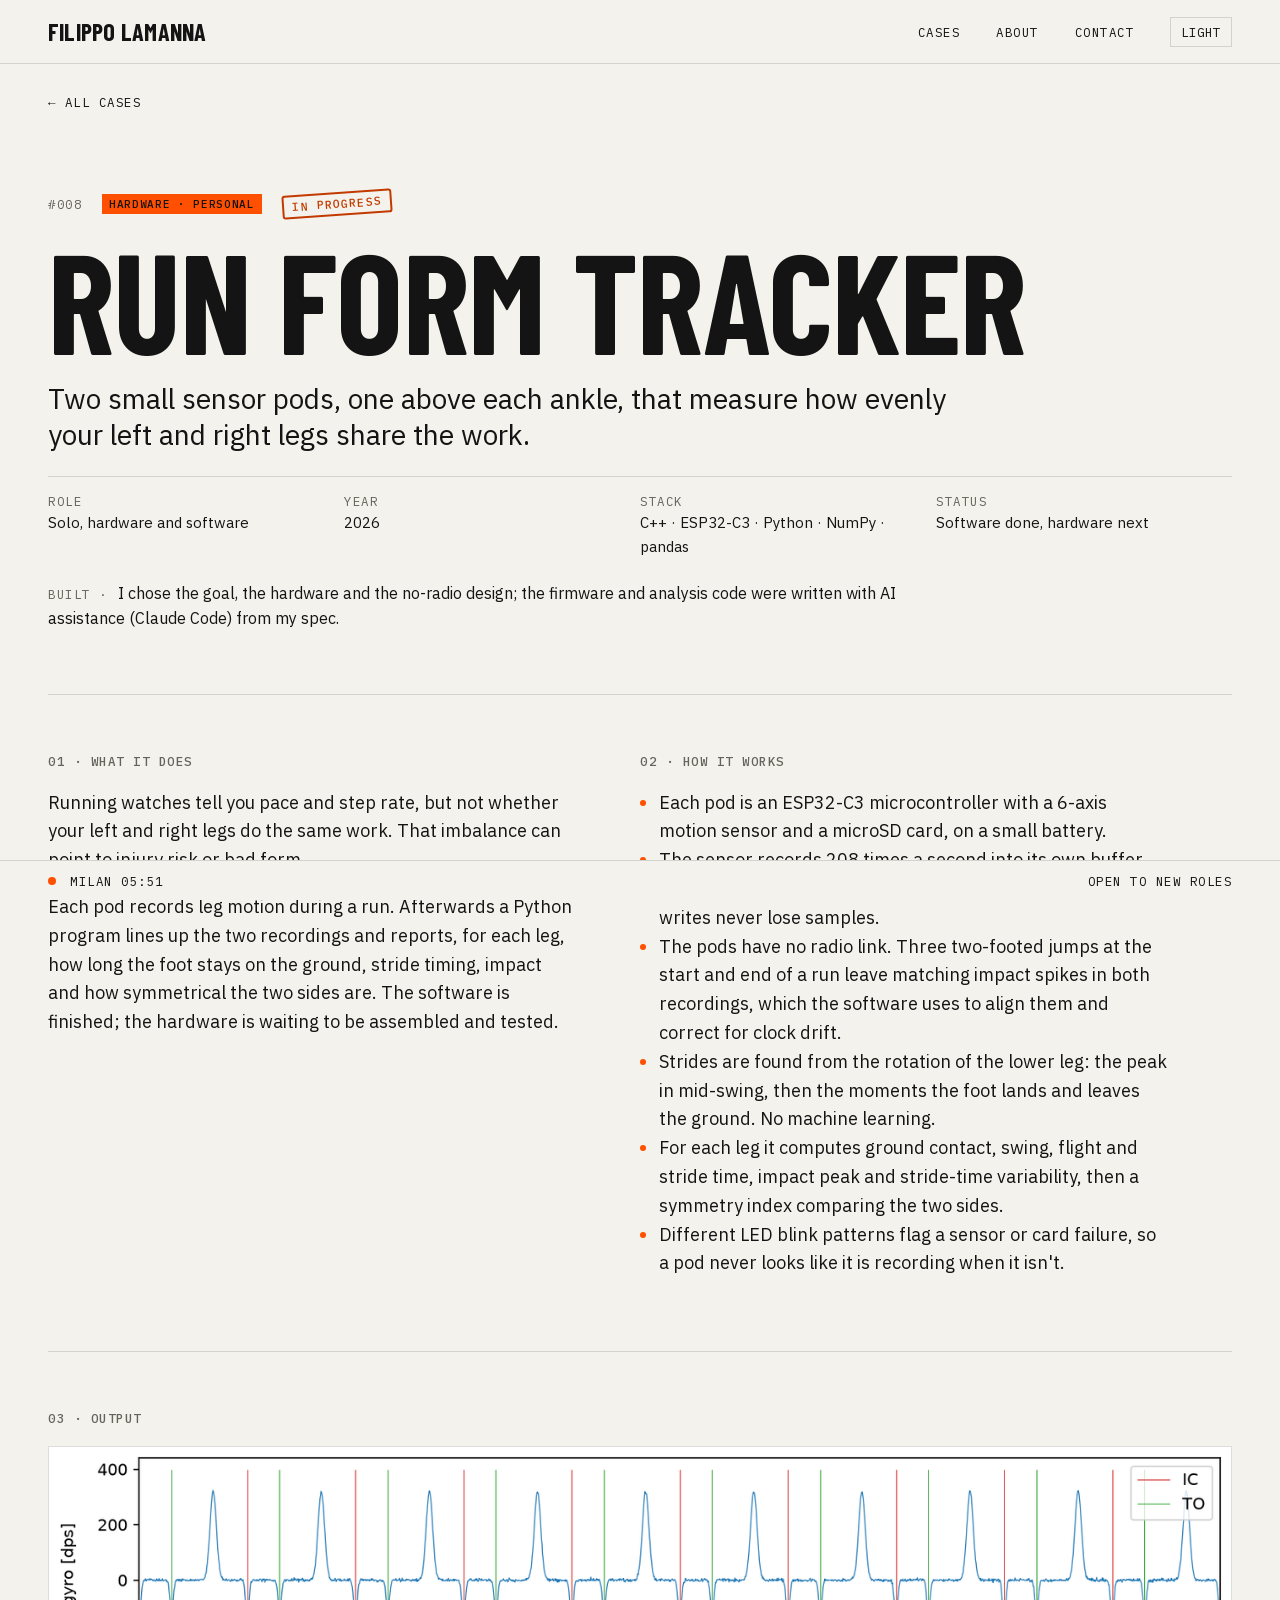
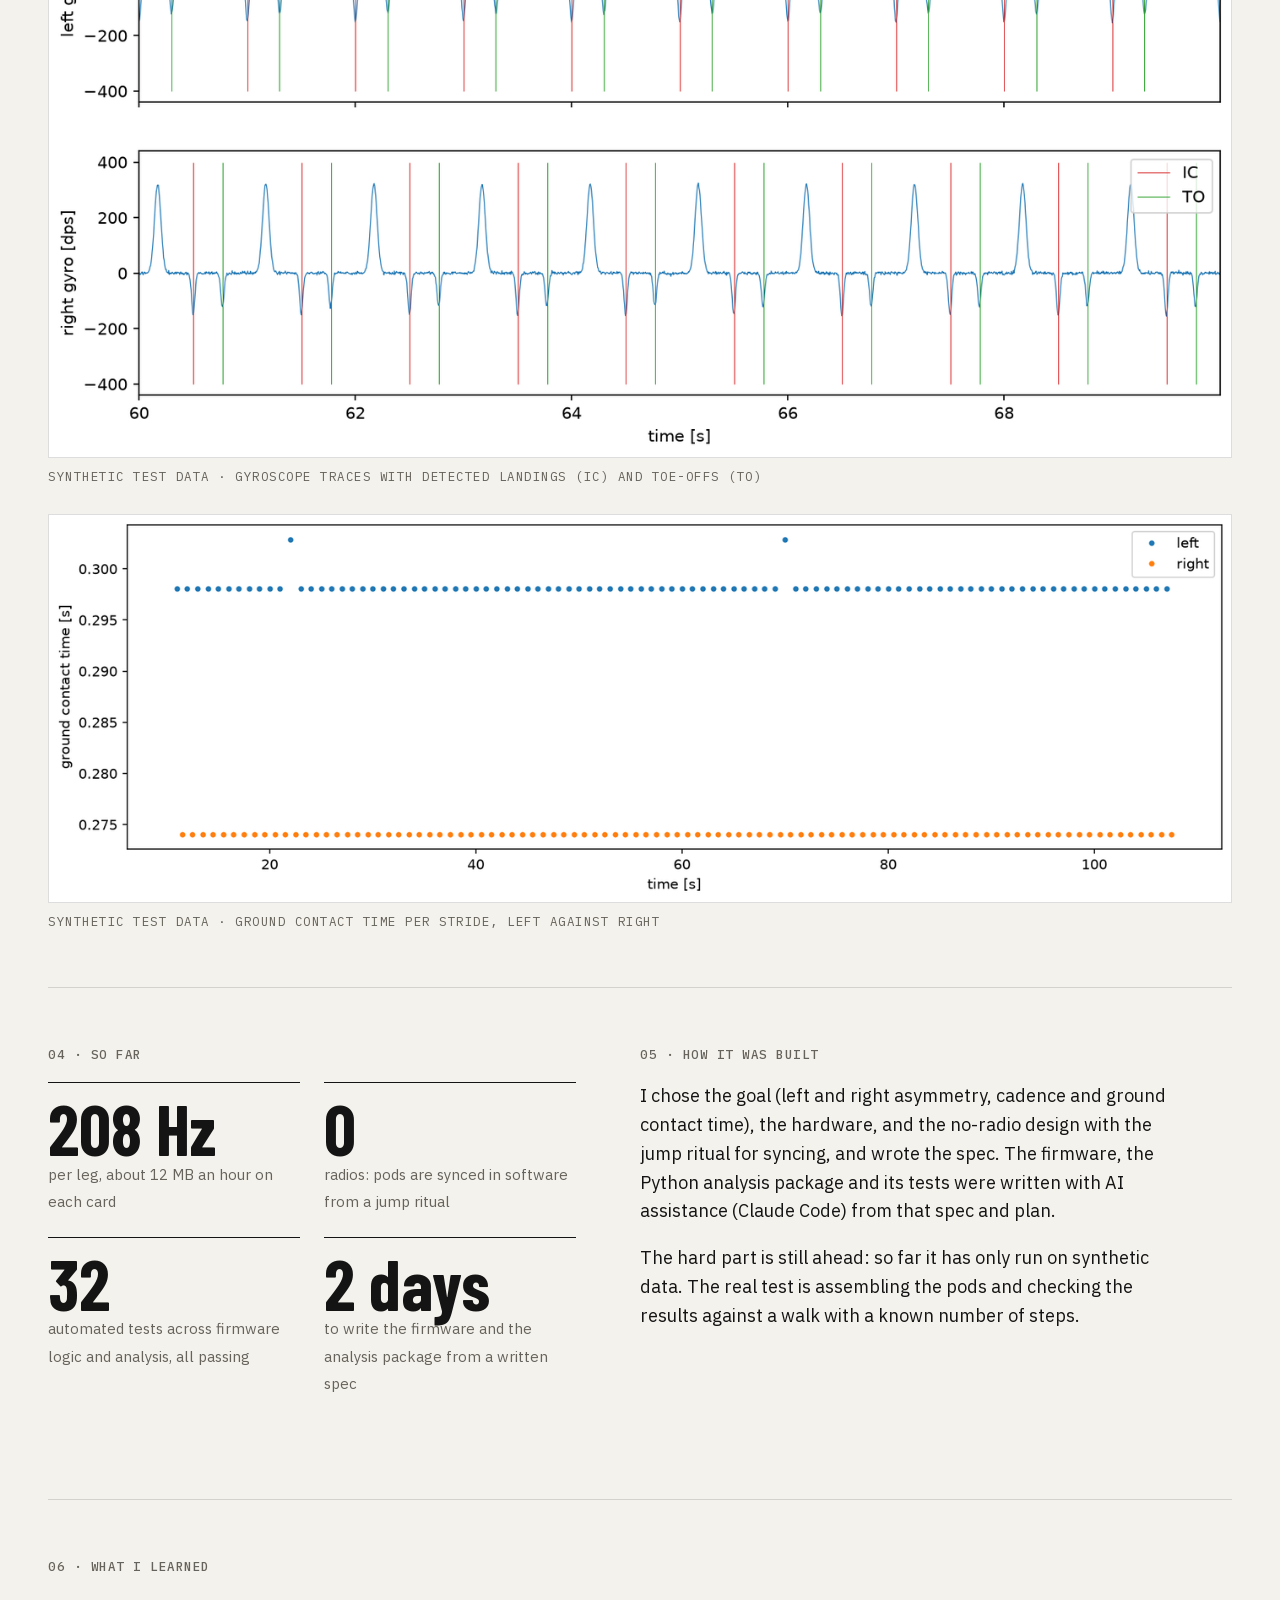
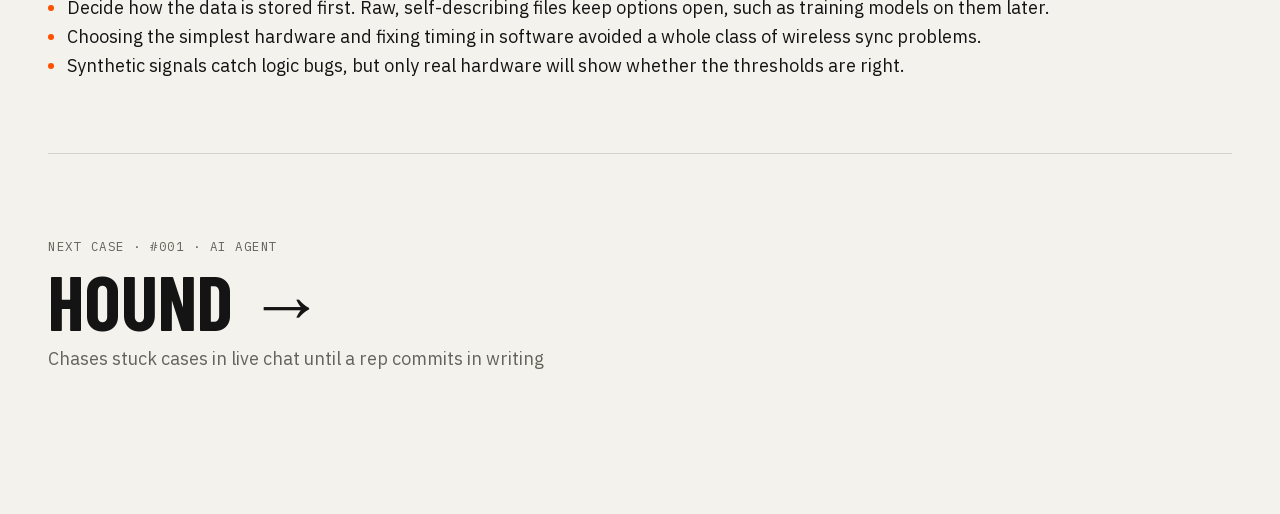
<file: work/run-form-tracker/index.html>
<!doctype html>
<html lang="en">
<head>
<meta charset="utf-8">
<meta name="viewport" content="width=device-width, initial-scale=1">
<title>Run Form Tracker · Filippo Lamanna</title>
<meta name="description" content="Two leg-mounted sensor pods and a Python analysis package that measure left and right running symmetry. Work in progress.">
<meta property="og:title" content="Run Form Tracker · Filippo Lamanna">
<meta property="og:description" content="Two leg pods that measure left and right running symmetry.">
<meta property="og:image" content="https://filippolamanna.github.io/assets/img/og.png">
<meta property="og:url" content="https://filippolamanna.github.io/work/run-form-tracker/">
<meta property="og:type" content="article">
<meta name="twitter:card" content="summary_large_image">
<link rel="icon" href="/assets/img/favicon.svg" type="image/svg+xml">
<link rel="preload" href="/assets/fonts/barlow-condensed-700.woff2" as="font" type="font/woff2" crossorigin>
<link rel="preload" href="/assets/fonts/plex-sans-400.woff2" as="font" type="font/woff2" crossorigin>
<link rel="stylesheet" href="/assets/css/site.css">
<script src="/assets/js/theme.js"></script>
<script src="/assets/js/hud.js" defer></script>
</head>
<body>
<a class="skip" href="#main">Skip to content</a>
<header class="frame-top">
  <a class="wordmark" href="/">FILIPPO LAMANNA</a>
  <button class="menu-btn mono" type="button" data-menu aria-expanded="false" aria-controls="nav">MENU</button>
  <nav id="nav" class="nav mono" aria-label="Main">
    <a href="/#work">CASES</a>
    <a href="/#about">ABOUT</a>
    <a href="/#contact">CONTACT</a>
    <button type="button" data-theme-toggle>THEME</button>
  </nav>
</header>
<footer class="frame-bottom mono">
  <span class="status-left" aria-hidden="true"><span class="dot"></span><span data-clock>MILAN --:--</span></span>
  <span class="status-right">OPEN TO NEW ROLES</span>
</footer>
<main id="main" class="project">
  <a class="back mono" href="/#work">← ALL CASES</a>
  <header class="project-head">
    <div class="project-top mono"><span class="case-no">#008</span><span class="tag">HARDWARE · PERSONAL</span><span class="stamp">IN PROGRESS</span></div>
    <h1 class="display">Run Form Tracker</h1>
    <p class="lede">Two small sensor pods, one above each ankle, that measure how evenly your left and right legs share the work.</p>
    <dl class="meta mono">
      <div><dt>ROLE</dt><dd>Solo, hardware and software</dd></div>
      <div><dt>YEAR</dt><dd>2026</dd></div>
      <div><dt>STACK</dt><dd>C++ · ESP32-C3 · Python · NumPy · pandas</dd></div>
      <div><dt>STATUS</dt><dd>Software done, hardware next</dd></div>
    </dl>
    <p class="built"><span class="mono">BUILT ·</span> I chose the goal, the hardware and the no-radio design; the firmware and analysis code were written with AI assistance (Claude Code) from my spec.</p>
  </header>

  <div class="chapters">
  <section class="chapter">
    <h2 class="mono">01 · WHAT IT DOES</h2>
    <div class="body">
      <p>Running watches tell you pace and step rate, but not whether your left and right legs do the same work. That imbalance can point to injury risk or bad form.</p>
      <p>Each pod records leg motion during a run. Afterwards a Python program lines up the two recordings and reports, for each leg, how long the foot stays on the ground, stride timing, impact and how symmetrical the two sides are. The software is finished; the hardware is waiting to be assembled and tested.</p>
    </div>
  </section>

  <section class="chapter">
    <h2 class="mono">02 · HOW IT WORKS</h2>
    <div class="body">
      <ul>
        <li>Each pod is an ESP32-C3 microcontroller with a 6-axis motion sensor and a microSD card, on a small battery.</li>
        <li>The sensor records 208 times a second into its own buffer, and the chip copies it to the card in batches, so slow card writes never lose samples.</li>
        <li>The pods have no radio link. Three two-footed jumps at the start and end of a run leave matching impact spikes in both recordings, which the software uses to align them and correct for clock drift.</li>
        <li>Strides are found from the rotation of the lower leg: the peak in mid-swing, then the moments the foot lands and leaves the ground. No machine learning.</li>
        <li>For each leg it computes ground contact, swing, flight and stride time, impact peak and stride-time variability, then a symmetry index comparing the two sides.</li>
        <li>Different LED blink patterns flag a sensor or card failure, so a pod never looks like it is recording when it isn't.</li>
      </ul>
    </div>
  </section>

  <section class="chapter wide">
    <h2 class="mono">03 · OUTPUT</h2>
    <div class="body">
      <div class="shots shots-wide">
        <figure class="shot"><img src="/assets/img/run-form-tracker/01-synthetic.png" alt="Left and right gyroscope traces with detected foot strikes and toe-offs" width="1400" height="722" loading="lazy"><figcaption class="mono">Synthetic test data · gyroscope traces with detected landings (IC) and toe-offs (TO)</figcaption></figure>
        <figure class="shot"><img src="/assets/img/run-form-tracker/02-synthetic.png" alt="Ground contact time per stride for the left and right leg" width="1400" height="459" loading="lazy"><figcaption class="mono">Synthetic test data · ground contact time per stride, left against right</figcaption></figure>
      </div>
    </div>
  </section>

  <section class="chapter">
    <h2 class="mono">04 · SO FAR</h2>
    <div class="body">
      <div class="stats">
        <div class="stat"><b>208 Hz</b><span>per leg, about 12 MB an hour on each card</span></div>
        <div class="stat"><b>0</b><span>radios: pods are synced in software from a jump ritual</span></div>
        <div class="stat"><b>32</b><span>automated tests across firmware logic and analysis, all passing</span></div>
        <div class="stat"><b>2 days</b><span>to write the firmware and the analysis package from a written spec</span></div>
      </div>
    </div>
  </section>

  <section class="chapter">
    <h2 class="mono">05 · HOW IT WAS BUILT</h2>
    <div class="body">
      <p>I chose the goal (left and right asymmetry, cadence and ground contact time), the hardware, and the no-radio design with the jump ritual for syncing, and wrote the spec. The firmware, the Python analysis package and its tests were written with AI assistance (Claude Code) from that spec and plan.</p>
      <p>The hard part is still ahead: so far it has only run on synthetic data. The real test is assembling the pods and checking the results against a walk with a known number of steps.</p>
    </div>
  </section>

  <section class="chapter wide">
    <h2 class="mono">06 · WHAT I LEARNED</h2>
    <div class="body">
      <ul>
        <li>Decide how the data is stored first. Raw, self-describing files keep options open, such as training models on them later.</li>
        <li>Choosing the simplest hardware and fixing timing in software avoided a whole class of wireless sync problems.</li>
        <li>Synthetic signals catch logic bugs, but only real hardware will show whether the thresholds are right.</li>
      </ul>
    </div>
  </section>
  </div>

  <nav class="next" aria-label="Next case"><a href="/work/hound/"><span class="next-meta mono">NEXT CASE · #001 · AI AGENT</span><span class="next-name">Hound <span class="next-arrow" aria-hidden="true">→</span></span><span class="next-desc">Chases stuck cases in live chat until a rep commits in writing</span></a></nav>
</main>
</body>
</html>
</file>
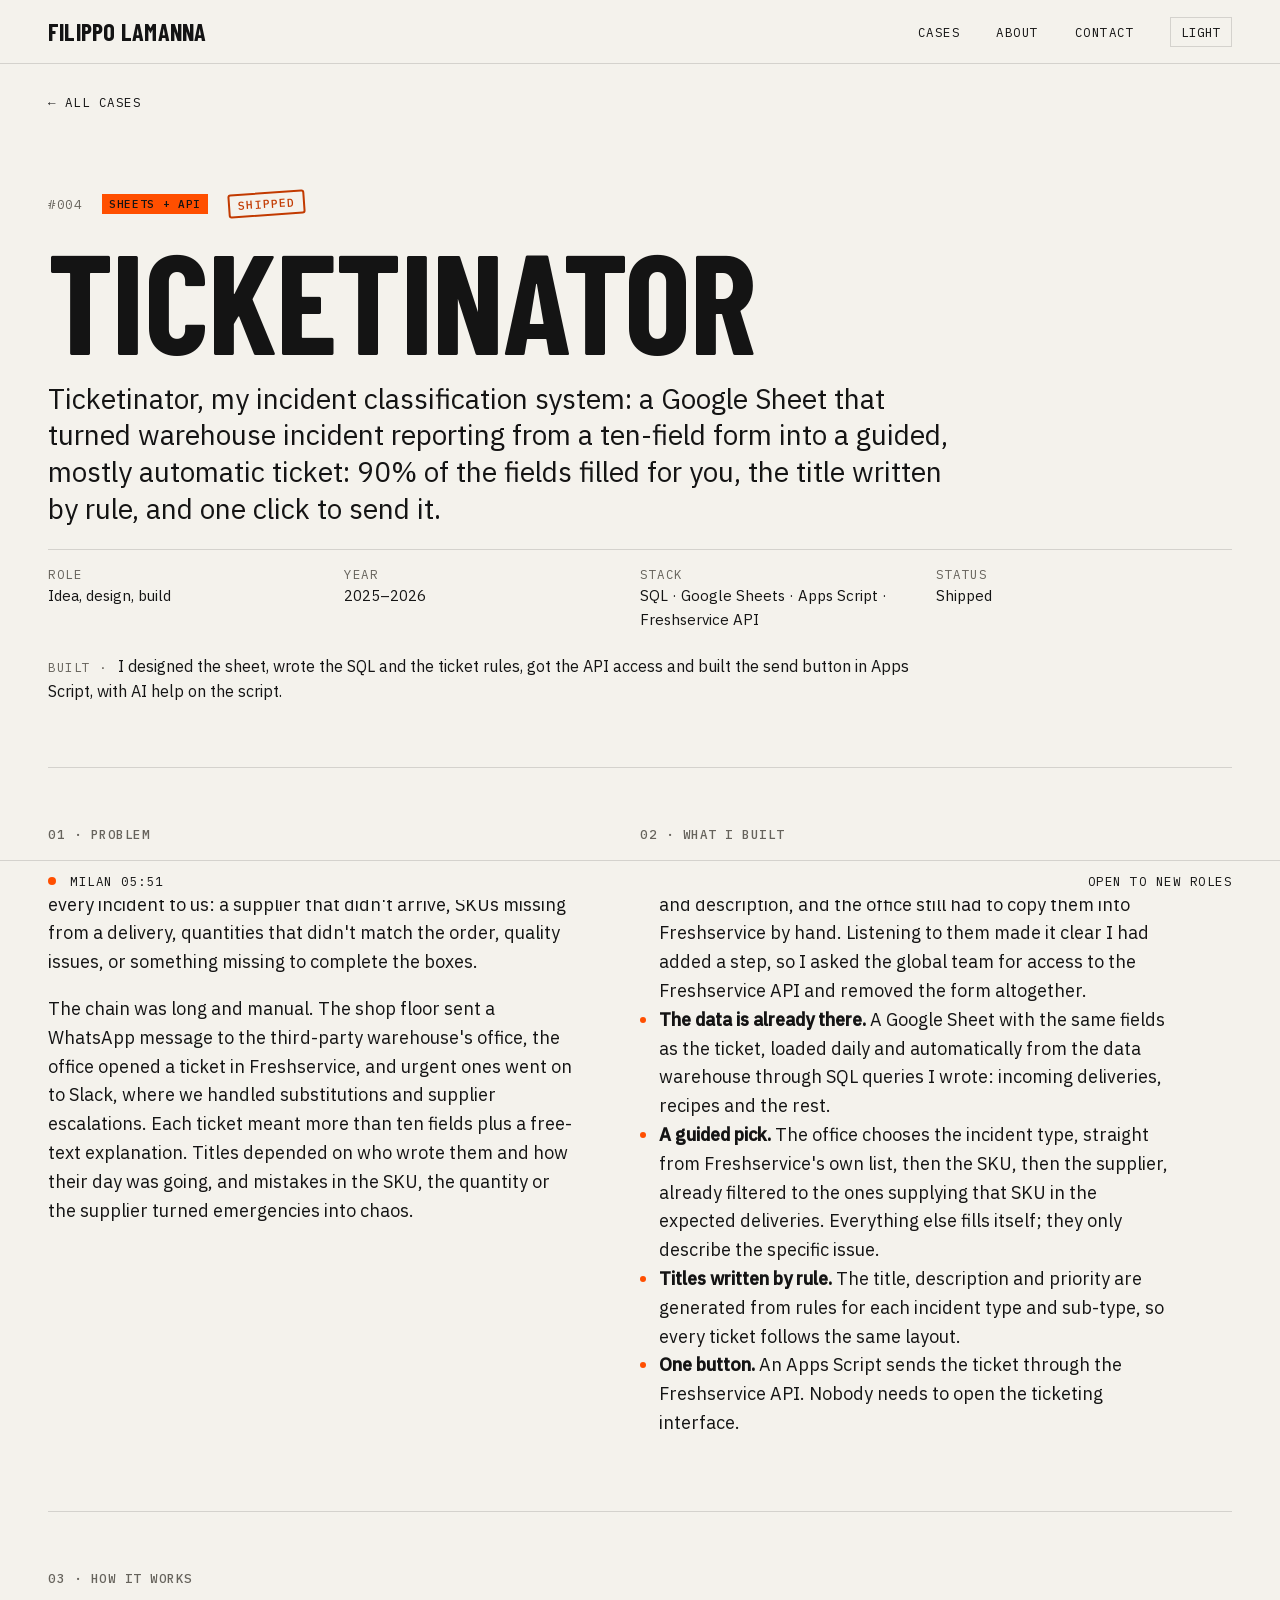
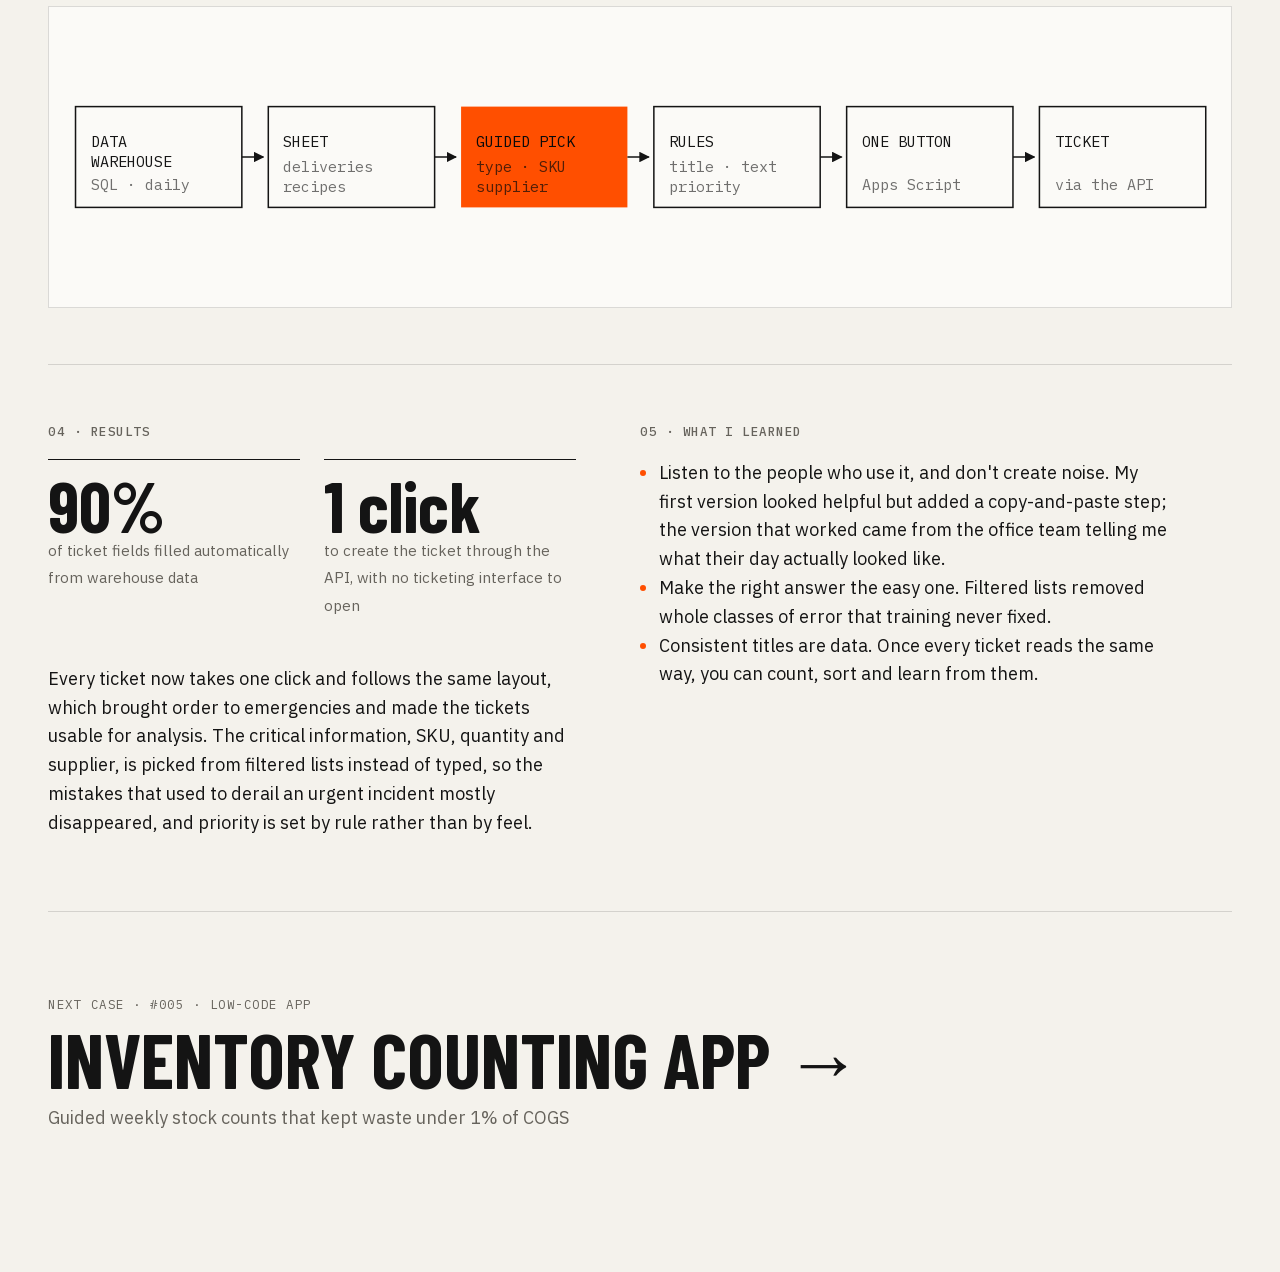
<file: work/ticketinator/index.html>
<!doctype html>
<html lang="en">
<head>
<meta charset="utf-8">
<meta name="viewport" content="width=device-width, initial-scale=1">
<title>Ticketinator · Filippo Lamanna</title>
<meta name="description" content="Ticketinator, an incident classification system: a Google Sheet that turned warehouse incident reporting into a guided, mostly automatic ticket: 90% of fields filled from warehouse data, titles written by rule, and one click to create the ticket through the API.">
<meta property="og:title" content="Ticketinator · Filippo Lamanna">
<meta property="og:description" content="Incident tickets 90% auto-filled and sent with one click.">
<meta property="og:image" content="https://filippolamanna.github.io/assets/img/og.png">
<meta property="og:url" content="https://filippolamanna.github.io/work/ticketinator/">
<meta property="og:type" content="article">
<meta name="twitter:card" content="summary_large_image">
<link rel="icon" href="/assets/img/favicon.svg" type="image/svg+xml">
<link rel="preload" href="/assets/fonts/barlow-condensed-700.woff2" as="font" type="font/woff2" crossorigin>
<link rel="preload" href="/assets/fonts/plex-sans-400.woff2" as="font" type="font/woff2" crossorigin>
<link rel="stylesheet" href="/assets/css/site.css">
<script src="/assets/js/theme.js"></script>
<script src="/assets/js/hud.js" defer></script>
</head>
<body>
<a class="skip" href="#main">Skip to content</a>
<header class="frame-top">
  <a class="wordmark" href="/">FILIPPO LAMANNA</a>
  <button class="menu-btn mono" type="button" data-menu aria-expanded="false" aria-controls="nav">MENU</button>
  <nav id="nav" class="nav mono" aria-label="Main">
    <a href="/#work">CASES</a>
    <a href="/#about">ABOUT</a>
    <a href="/#contact">CONTACT</a>
    <button type="button" data-theme-toggle>THEME</button>
  </nav>
</header>
<footer class="frame-bottom mono">
  <span class="status-left" aria-hidden="true"><span class="dot"></span><span data-clock>MILAN --:--</span></span>
  <span class="status-right">OPEN TO NEW ROLES</span>
</footer>
<main id="main" class="project">
  <a class="back mono" href="/#work">← ALL CASES</a>
  <header class="project-head">
    <div class="project-top mono"><span class="case-no">#004</span><span class="tag">SHEETS + API</span><span class="stamp">SHIPPED</span></div>
    <h1 class="display">Ticketinator</h1>
    <p class="lede">Ticketinator, my incident classification system: a Google Sheet that turned warehouse incident reporting from a ten-field form into a guided, mostly automatic ticket: 90% of the fields filled for you, the title written by rule, and one click to send it.</p>
    <dl class="meta mono">
      <div><dt>ROLE</dt><dd>Idea, design, build</dd></div>
      <div><dt>YEAR</dt><dd>2025–2026</dd></div>
      <div><dt>STACK</dt><dd>SQL · Google Sheets · Apps Script · Freshservice API</dd></div>
      <div><dt>STATUS</dt><dd>Shipped</dd></div>
    </dl>
    <p class="built"><span class="mono">BUILT ·</span> I designed the sheet, wrote the SQL and the ticket rules, got the API access and built the send button in Apps Script, with AI help on the script.</p>
  </header>

  <div class="chapters">
  <section class="chapter">
    <h2 class="mono">01 · PROBLEM</h2>
    <div class="body">
      <p>During inbound and production, the warehouse team flagged every incident to us: a supplier that didn't arrive, SKUs missing from a delivery, quantities that didn't match the order, quality issues, or something missing to complete the boxes.</p>
      <p>The chain was long and manual. The shop floor sent a WhatsApp message to the third-party warehouse's office, the office opened a ticket in Freshservice, and urgent ones went on to Slack, where we handled substitutions and supplier escalations. Each ticket meant more than ten fields plus a free-text explanation. Titles depended on who wrote them and how their day was going, and mistakes in the SKU, the quantity or the supplier turned emergencies into chaos.</p>
    </div>
  </section>

  <section class="chapter">
    <h2 class="mono">02 · WHAT I BUILT</h2>
    <div class="body">
      <ul>
        <li><strong>An API, not another form.</strong> My first version only wrote the title and description, and the office still had to copy them into Freshservice by hand. Listening to them made it clear I had added a step, so I asked the global team for access to the Freshservice API and removed the form altogether.</li>
        <li><strong>The data is already there.</strong> A Google Sheet with the same fields as the ticket, loaded daily and automatically from the data warehouse through SQL queries I wrote: incoming deliveries, recipes and the rest.</li>
        <li><strong>A guided pick.</strong> The office chooses the incident type, straight from Freshservice's own list, then the SKU, then the supplier, already filtered to the ones supplying that SKU in the expected deliveries. Everything else fills itself; they only describe the specific issue.</li>
        <li><strong>Titles written by rule.</strong> The title, description and priority are generated from rules for each incident type and sub-type, so every ticket follows the same layout.</li>
        <li><strong>One button.</strong> An Apps Script sends the ticket through the Freshservice API. Nobody needs to open the ticketing interface.</li>
      </ul>
    </div>
  </section>

  <section class="chapter wide">
    <h2 class="mono">03 · HOW IT WORKS</h2>
    <div class="body">
      <figure class="diagram">
        <svg viewBox="0 0 900 200" role="img" aria-labelledby="inc-dia" font-family="IBM Plex Mono, monospace" font-size="12">
          <title id="inc-dia">SQL loads warehouse data into a sheet daily; the office picks type, SKU and supplier; rules write the title, description and priority; one button sends the ticket through the API.</title>
          <defs><marker id="a5" viewBox="0 0 10 10" refX="9" refY="5" markerWidth="7" markerHeight="7" orient="auto"><path d="M0 0L10 5L0 10z" fill="currentColor"/></marker></defs>
          <g fill="none" stroke="currentColor" stroke-width="1.2">
            <rect x="2" y="60" width="132" height="80"/><rect x="155" y="60" width="132" height="80"/>
            <rect class="hl" x="308" y="60" width="132" height="80" stroke="none"/>
            <rect x="461" y="60" width="132" height="80"/><rect x="614" y="60" width="132" height="80"/><rect x="767" y="60" width="132" height="80"/>
            <path d="M134 100H151" marker-end="url(#a5)"/><path d="M287 100H304" marker-end="url(#a5)"/><path d="M440 100H457" marker-end="url(#a5)"/><path d="M593 100H610" marker-end="url(#a5)"/><path d="M746 100H763" marker-end="url(#a5)"/>
          </g>
          <g fill="currentColor">
            <text x="14" y="92">DATA</text><text x="14" y="108">WAREHOUSE</text><text x="14" y="126" opacity=".6">SQL · daily</text>
            <text x="167" y="92">SHEET</text><text x="167" y="112" opacity=".6">deliveries</text><text x="167" y="128" opacity=".6">recipes</text>
            <text x="473" y="92">RULES</text><text x="473" y="112" opacity=".6">title · text</text><text x="473" y="128" opacity=".6">priority</text>
            <text x="626" y="92">ONE BUTTON</text><text x="626" y="126" opacity=".6">Apps Script</text>
            <text x="779" y="92">TICKET</text><text x="779" y="126" opacity=".6">via the API</text>
          </g>
          <g fill="#0A0A0A"><text x="320" y="92">GUIDED PICK</text><text x="320" y="112" opacity=".7">type · SKU</text><text x="320" y="128" opacity=".7">supplier</text></g>
        </svg>
      </figure>
    </div>
  </section>

  <section class="chapter">
    <h2 class="mono">04 · RESULTS</h2>
    <div class="body">
      <div class="stats">
        <div class="stat"><b>90%</b><span>of ticket fields filled automatically from warehouse data</span></div>
        <div class="stat"><b>1 click</b><span>to create the ticket through the API, with no ticketing interface to open</span></div>
      </div>
      <p>Every ticket now takes one click and follows the same layout, which brought order to emergencies and made the tickets usable for analysis. The critical information, SKU, quantity and supplier, is picked from filtered lists instead of typed, so the mistakes that used to derail an urgent incident mostly disappeared, and priority is set by rule rather than by feel.</p>
    </div>
  </section>

  <section class="chapter">
    <h2 class="mono">05 · WHAT I LEARNED</h2>
    <div class="body">
      <ul>
        <li>Listen to the people who use it, and don't create noise. My first version looked helpful but added a copy-and-paste step; the version that worked came from the office team telling me what their day actually looked like.</li>
        <li>Make the right answer the easy one. Filtered lists removed whole classes of error that training never fixed.</li>
        <li>Consistent titles are data. Once every ticket reads the same way, you can count, sort and learn from them.</li>
      </ul>
    </div>
  </section>
  </div>

  <nav class="next" aria-label="Next case"><a href="/work/inventory-counting-app/"><span class="next-meta mono">NEXT CASE · #005 · LOW-CODE APP</span><span class="next-name">Inventory Counting App <span class="next-arrow" aria-hidden="true">→</span></span><span class="next-desc">Guided weekly stock counts that kept waste under 1% of COGS</span></a></nav>
</main>
</body>
</html>
</file>
<file: assets/css/site.css>
@font-face { font-family: "Barlow Condensed"; src: url(/assets/fonts/barlow-condensed-700.woff2) format("woff2"); font-weight: 700; font-display: swap; }
@font-face { font-family: "IBM Plex Sans"; src: url(/assets/fonts/plex-sans-400.woff2) format("woff2"); font-weight: 400; font-display: swap; }
@font-face { font-family: "IBM Plex Sans"; src: url(/assets/fonts/plex-sans-500.woff2) format("woff2"); font-weight: 500; font-display: swap; }
@font-face { font-family: "IBM Plex Mono"; src: url(/assets/fonts/plex-mono-400.woff2) format("woff2"); font-weight: 400; font-display: swap; }
@font-face { font-family: "IBM Plex Mono"; src: url(/assets/fonts/plex-mono-500.woff2) format("woff2"); font-weight: 500; font-display: swap; }

:root {
  --bg: #F4F2EC; --paper: #FBFAF7; --ink: #141414; --muted: #66635C; --rule: rgba(20,20,20,.14); --panel: #ECE9E1;
  --signal: #FF4F00; --on-signal: #141414; --stamp: #C23A00;
  --inv-bg: #141414; --inv-fg: #F4F2EC; --inv-accent: #FF4F00;
  --gutter: 48px; --frame-h: 64px; --status-h: 40px; --label-w: 200px; --max: 1600px;
  --edge: max(var(--gutter), calc((100% - var(--max)) / 2));
  --f-display: "Barlow Condensed", "Arial Narrow", sans-serif;
  --f-body: "IBM Plex Sans", system-ui, sans-serif;
  --f-mono: "IBM Plex Mono", ui-monospace, monospace;
  color-scheme: light;
}
@media (prefers-color-scheme: dark) {
  :root:not([data-theme="light"]) { --inv-bg: #EDEAE3; --inv-fg: #141414; --inv-accent: #B23400; --bg: #121110; --paper: #1B1A18; --ink: #EDEAE3; --muted: #9A968E; --rule: rgba(237,234,227,.14); --panel: #1E1C1A; --stamp: #FF6A2B; color-scheme: dark; }
}
:root[data-theme="dark"] { --inv-bg: #EDEAE3; --inv-fg: #141414; --inv-accent: #B23400; --bg: #121110; --paper: #1B1A18; --ink: #EDEAE3; --muted: #9A968E; --rule: rgba(237,234,227,.14); --panel: #1E1C1A; --stamp: #FF6A2B; color-scheme: dark; }
@media (max-width: 760px) { :root { --gutter: 16px; --frame-h: 56px; } }

*, *::before, *::after { box-sizing: border-box; }
html { -webkit-text-size-adjust: 100%; scroll-behavior: smooth; }
@media (prefers-reduced-motion: reduce) { html { scroll-behavior: auto; } }
body { margin: 0; background: var(--bg); color: var(--ink); font: 400 17px/1.6 var(--f-body); overflow-x: hidden; }
img, svg { max-width: 100%; height: auto; display: block; }
a { color: inherit; }
[hidden] { display: none !important; }
.sr-only { position: absolute; width: 1px; height: 1px; padding: 0; margin: -1px; overflow: hidden; clip: rect(0 0 0 0); white-space: nowrap; border: 0; }
.chat-anim [data-chat]:not([data-playing]) > li { visibility: hidden; }
:focus-visible { outline: 2px solid var(--ink); outline-offset: 2px; box-shadow: 0 0 0 4px var(--signal); }
section[id] { scroll-margin-top: var(--frame-h); }
.mono { font-family: var(--f-mono); font-size: 12.5px; letter-spacing: .04em; line-height: 1.6; text-transform: uppercase; }
.muted { color: var(--muted); }
.display { font-family: var(--f-display); font-weight: 700; text-transform: uppercase; line-height: .86; letter-spacing: -.005em; margin: 0; }
.skip { position: absolute; left: -9999px; }
.skip:focus { left: var(--gutter); top: 8px; z-index: 10; background: var(--signal); color: var(--on-signal); padding: 6px 10px; }
.tag { display: inline-block; background: var(--signal); color: var(--on-signal); padding: 3px 7px; font: 500 11px/1.3 var(--f-mono); letter-spacing: .06em; text-transform: uppercase; }
.stamp { display: inline-block; justify-self: start; border: 2px solid var(--stamp); color: var(--stamp); padding: 3px 8px; font: 500 11.5px/1.2 var(--f-mono); letter-spacing: .1em; text-transform: uppercase; transform: rotate(-4deg); white-space: nowrap; border-radius: 3px; }
.btn { display: inline-block; background: var(--ink); color: var(--bg); border: 0; padding: 13px 20px; text-decoration: none; cursor: pointer; font: 500 13px/1.2 var(--f-mono); letter-spacing: .06em; text-transform: uppercase; }
.btn:hover { background: var(--signal); color: var(--on-signal); }

/* Frame */
.frame-top, .frame-bottom { position: fixed; left: 0; right: 0; z-index: 5; display: flex; align-items: center; justify-content: space-between; gap: 16px; padding: 0 var(--edge); background: var(--bg); }
.frame-top { top: 0; height: var(--frame-h); border-bottom: 1px solid var(--rule); }
.frame-bottom { bottom: 0; height: var(--status-h); border-top: 1px solid var(--rule); }
.frame-bottom .status-left { display: flex; align-items: center; gap: 14px; }
.dot { width: 8px; height: 8px; border-radius: 50%; background: var(--signal); animation: pulse 2.4s ease-in-out infinite; }
@keyframes pulse { 50% { opacity: .25; } }
@media (prefers-reduced-motion: reduce) { .dot { animation: none; } }
.wordmark { font: 700 24px/1 var(--f-display); text-transform: uppercase; text-decoration: none; letter-spacing: .01em; }
.nav { display: flex; gap: 36px; align-items: center; }
.nav a, .nav button { text-decoration: none; background: none; border: 0; color: inherit; font: inherit; padding: 4px 0; cursor: pointer; text-transform: uppercase; }
.nav a:hover { color: var(--stamp); }
.nav button { border: 1px solid var(--rule); padding: 4px 10px; }
.menu-btn { display: none; background: none; border: 0; color: inherit; cursor: pointer; padding: 8px 0; }

main { position: relative; padding: var(--frame-h) var(--edge) var(--status-h); }

/* Ledger rows */
.row { display: grid; grid-template-columns: var(--label-w) minmax(0, 1fr); border-top: 1px solid var(--rule); padding: 64px 0; }
.row-label { margin: 0; color: var(--muted); }

/* Hero */
.hero { padding: 28px 0 56px; }
.hero-meta { display: flex; flex-wrap: wrap; gap: 8px 28px; align-items: center; color: var(--muted); padding-bottom: 28px; }
.hero-grid { display: grid; grid-template-columns: minmax(0, 1.15fr) minmax(0, 1fr); gap: 48px; align-items: end; }
.hero-title { font-size: clamp(56px, min(7.2vw, 12vh), 140px); text-wrap: balance; }
.hero-lede { font: 400 20px/1.5 var(--f-body); max-width: 560px; margin: 28px 0 14px; }

/* Hero chat */
.chat-wrap { display: grid; gap: 12px; min-width: 0; }
.chat-intro { margin: 0 0 12px; font-size: 15px; line-height: 1.5; color: var(--muted); max-width: 560px; min-height: 3em; }
.demos { display: grid; }
.demos > .demo { grid-area: 1 / 1; min-width: 0; display: flex; flex-direction: column; justify-content: flex-end; }
.demos > .demo[hidden] { display: flex !important; visibility: hidden; }
.demo-nav { display: flex; flex-wrap: wrap; gap: 6px; margin-top: 4px; }
.demo-nav[hidden] { display: none; }
.demo-nav button { font: inherit; font-size: 11px; letter-spacing: .06em; text-transform: uppercase; color: var(--muted); background: transparent; border: 1px solid var(--rule); padding: 5px 9px; cursor: pointer; }
.demo-nav button:hover { color: var(--ink); border-color: var(--ink); }
.demo-nav button[aria-current="true"] { color: var(--on-signal); background: var(--signal); border-color: var(--signal); }
.chat-intro strong { color: var(--ink); font-weight: 500; }
.chat { margin: 0; background: var(--paper); border: 1px solid var(--rule); display: flex; flex-direction: column; height: min(560px, 64svh); box-shadow: 8px 8px 0 var(--panel); }
.chat-head { display: flex; justify-content: space-between; gap: 12px; padding: 10px 14px; border-bottom: 1px solid var(--rule); }
.chat-log { list-style: none; margin: 0; padding: 14px; overflow-y: auto; display: flex; flex-direction: column; gap: 10px; flex: 1; scrollbar-width: none; }
.chat-log::-webkit-scrollbar { display: none; }
.chat-log li[data-kind="them"], .chat-log li[data-kind="us"] { max-width: 88%; padding: 10px 12px; border-radius: 4px; font-size: 14.5px; line-height: 1.45; }
.chat-log li b { display: block; font: 500 11px/1.4 var(--f-mono); letter-spacing: .06em; text-transform: uppercase; color: var(--muted); margin-bottom: 3px; }
.chat-log li[data-kind="them"] { align-self: flex-start; background: var(--bg); border: 1px solid var(--rule); }
.chat-log li[data-kind="us"] { align-self: flex-end; background: var(--ink); color: var(--bg); }
.chat-log li[data-kind="us"] b { color: inherit; opacity: .6; }
.chat-log li.blocked { background: transparent; color: var(--muted); border: 1px dashed var(--muted); }
.chat-log li.blocked .msg-text { text-decoration: line-through; }
.chat-log li[data-kind="label"] { align-self: center; background: var(--signal); color: var(--on-signal); padding: 5px 8px; font: 500 11px/1 var(--f-mono); letter-spacing: .06em; }
.chat-log li.warn { background: var(--inv-bg); color: var(--inv-accent); }
.chat-log li.done { background: var(--inv-bg); color: var(--inv-accent); }
.sheet-log { gap: 6px; }
.sheet-log li.field { max-width: 100%; align-self: stretch; display: grid; grid-template-columns: 110px minmax(0, 1fr); gap: 12px; align-items: baseline; padding: 8px 12px; border-radius: 0; background: var(--bg); color: var(--ink); border: 1px solid var(--rule); font-size: 14px; }
.sheet-log li.field b { margin: 0; }
.sheet-log li.pick .msg-text::after { content: " ▾"; color: var(--muted); }
.sheet-log li.choosing .msg-text { color: var(--muted); }
.sheet-log .dd { grid-column: 2; display: grid; margin-top: 6px; background: var(--paper); border: 1px solid var(--rule); box-shadow: 0 6px 18px rgba(0,0,0,.08); }
.sheet-log .dd[hidden] { display: none; }
.sheet-log .dd [data-option] { padding: 7px 10px; font-size: 13.5px; transition: background .15s ease; }
.sheet-log .dd [data-option].hl { background: color-mix(in srgb, var(--signal) 14%, var(--paper)); }
.sheet-log .dd [data-option].pressing { background: color-mix(in srgb, var(--signal) 35%, var(--paper)); }
.sheet-log li.auto { background: color-mix(in srgb, var(--signal) 9%, var(--bg)); border-left: 3px solid var(--signal); }
.sheet-log li.auto b { color: var(--muted); opacity: 1; }
.sheet-log li.title .msg-text { font-family: var(--f-mono); font-size: 12.5px; }
.click-row { align-self: flex-end; display: flex; gap: 6px; }
.slack-btn { font: 500 13px/1 var(--f-body); padding: 8px 12px; border: 1px solid var(--rule); border-radius: 4px; background: var(--bg); color: var(--ink); transition: transform .12s ease, background .2s ease, color .2s ease, opacity .2s ease; }
.slack-btn.primary { background: var(--ink); color: var(--bg); border-color: var(--ink); }
.slack-btn.pressing { transform: scale(.92); }
.slack-btn.pressed { background: transparent; color: var(--ink); border-color: var(--rule); }
.click-row.clicked .slack-btn:not([data-target]) { opacity: .35; }
.sheet-press { align-self: center; }
.chat-log li.live b::after { content: " · LIVE"; color: var(--signal); }
.chat-log li.updated { animation: updated .6s ease-out; }
@keyframes updated { from { box-shadow: 0 0 0 3px var(--signal); } to { box-shadow: 0 0 0 0 transparent; } }
@media (prefers-reduced-motion: reduce) { .chat-log li.updated { animation: none; } }
.chat-head .tabs { display: flex; gap: 4px; }
.chat-head .tab { padding: 1px 8px; border: 1px solid var(--rule); color: var(--muted); }
.chat-head .tab.active { background: var(--ink); color: var(--bg); border-color: var(--ink); }
.chat-log li.toast { align-self: flex-end; background: var(--inv-bg); color: var(--inv-fg); }
.chip-row .slack-btn { font: 500 12.5px/1 var(--f-mono); letter-spacing: .02em; border-radius: 999px; padding: 8px 14px; }
.chip-row .slack-btn.primary:not(.pressed) { background: var(--signal); color: var(--on-signal); border-color: var(--signal); }
.sheet-log li[data-fill] .msg-text:empty::before { content: "—"; color: var(--muted); }
.sheet-log li[data-fill].pop { animation: pop .7s ease-out; }
.sheet-press .slack-btn { font: 500 12px/1 var(--f-mono); letter-spacing: .06em; padding: 10px 18px; border-radius: 0; }
.chat-log li.typing .msg-text::after, .sheet-log li.pick.typing .msg-text::after { content: "▍"; color: var(--signal); animation: caret 1s steps(1) infinite; }
@keyframes caret { 50% { opacity: 0; } }
.sheet-log li.auto.pop { animation: pop .7s ease-out; }
@keyframes pop { from { background: color-mix(in srgb, var(--signal) 45%, var(--bg)); } }

/* Cases */
.cases-group { margin: 0 0 14px; color: var(--muted); font-weight: 500; }
.cases + .cases-group { margin-top: 48px; }
.hero-role { margin: 0 0 14px; font-weight: 500; }
.to-cases { display: none; text-decoration: none; padding: 8px 0; }
.career { list-style: none; margin: 0 0 28px; padding: 0; border-top: 1px solid var(--ink); }
.career li { display: grid; grid-template-columns: 180px minmax(0, 1fr); padding: 12px 0; border-bottom: 1px solid var(--rule); font-size: 17px; }
.career-when { color: var(--muted); padding-top: 3px; }
.demo-label { align-self: center; color: var(--muted); margin-right: 4px; }
.cases-head { display: grid; grid-template-columns: 64px 88px minmax(0, 1.3fr) minmax(0, 1fr) 150px; gap: 20px; color: var(--muted); padding: 0 20px 10px; }
.cases { list-style: none; margin: 0; padding: 0; border-top: 1px solid var(--ink); }
.cases li { border-bottom: 1px solid var(--rule); }
.case { display: grid; grid-template-columns: 64px 88px minmax(0, 1.3fr) minmax(0, 1fr) 150px; gap: 20px; align-items: center; padding: 18px 20px; text-decoration: none; transition: background .2s ease; }
.case:hover { background: var(--panel); }
.case-no { color: var(--muted); }
.case-thumb { width: 88px; height: 88px; object-fit: cover; }
.case-main { display: grid; gap: 4px; min-width: 0; }
.case-name { font: 700 clamp(30px, 3.6vw, 52px)/.9 var(--f-display); text-transform: uppercase; transition: transform .2s ease; }
.case:hover .case-name { transform: translateX(6px); }
.case-kind { color: var(--muted); }
.case-result { font-size: 16px; }
@media (prefers-reduced-motion: reduce) { .case, .case-name { transition: none; } .case:hover .case-name { transform: none; } }

/* About */
.about-body { max-width: 720px; }
.about-body h2 { font-size: clamp(44px, 5vw, 72px); margin-bottom: 24px; }
.about-body p { margin: 0 0 18px; font-size: 19px; }
.about-body p.mono { font-size: 12.5px; margin-bottom: 24px; }
.profile { display: grid; grid-template-columns: 180px minmax(0, 1fr); margin: 0 0 28px; border-top: 1px solid var(--ink); }
.profile dt, .profile dd { margin: 0; padding: 14px 0; border-bottom: 1px solid var(--rule); }
.profile dt { color: var(--muted); padding-top: 17px; }
.profile dd { font-size: 18px; line-height: 1.5; }

/* Ticket */
.ticket { position: relative; max-width: 760px; background: var(--paper); border: 1px solid var(--rule); padding: 36px 32px 32px; box-shadow: 8px 8px 0 var(--panel); }
.ticket::before { content: ""; position: absolute; left: 0; right: 0; top: -1px; height: 8px; background: radial-gradient(circle at 6px -2px, var(--bg) 5px, transparent 5.5px) 0 0 / 16px 8px repeat-x; }
.ticket-head { display: flex; flex-wrap: wrap; gap: 8px 24px; color: var(--muted); border-bottom: 1px dashed var(--rule); padding-bottom: 14px; margin-bottom: 24px; }
.ticket-title { font-size: clamp(48px, 6vw, 88px); }
.ticket-intro { margin: 14px 0 28px; }
.contact { position: relative; display: grid; gap: 14px; }
.contact label { display: grid; gap: 6px; font: 500 11.5px/1 var(--f-mono); letter-spacing: .06em; text-transform: uppercase; color: var(--muted); }
.contact input, .contact textarea { font: 400 16px/1.4 var(--f-body); color: var(--ink); background: var(--bg); border: 1px solid var(--rule); border-radius: 0; padding: 12px; }
.contact input:focus, .contact textarea:focus { outline: 2px solid var(--signal); outline-offset: 0; box-shadow: none; }
.contact .btn { justify-self: start; }
.contact .btn:disabled { opacity: .5; cursor: progress; }
.contact .stamp { position: absolute; right: 12px; bottom: 6px; font-size: 22px; padding: 6px 14px; border-width: 3px; transform: rotate(-8deg); }
.contact .stamp.stamp-in { animation: stamp .35s cubic-bezier(.2, 1.6, .4, 1) both; }
@keyframes stamp { from { opacity: 0; transform: rotate(-8deg) scale(1.8); } to { opacity: 1; transform: rotate(-8deg) scale(1); } }
@media (prefers-reduced-motion: reduce) { .contact .stamp.stamp-in { animation: none; } }
.hp { position: absolute; left: -9999px; }
.status { min-height: 1.6em; margin: 0; }
.status[data-state="ok"], .status[data-state="error"] { color: var(--stamp); }
.elsewhere { display: flex; gap: 28px; margin: 24px 0 0; }
.elsewhere a { display: inline-block; padding: 8px 0; text-decoration: none; }
.elsewhere a:hover { color: var(--stamp); }

/* Project pages */
.back { display: inline-block; margin-top: 20px; padding: 8px 0; text-decoration: none; }
.back:hover { color: var(--stamp); }
.project-head { padding: 8vh 0 7vh; display: grid; gap: 22px; justify-items: start; border-bottom: 1px solid var(--rule); }
.project-top { display: flex; flex-wrap: wrap; gap: 12px 20px; align-items: center; }
.project-head .case-no { color: var(--muted); }
.project-head .display { font-size: clamp(64px, 11vw, 180px); }
.lede { font: 400 clamp(21px, 2.2vw, 30px)/1.3 var(--f-body); max-width: 900px; margin: 0; }
.meta { display: grid; grid-template-columns: repeat(4, 1fr); width: 100%; margin: 0; border-top: 1px solid var(--rule); padding-top: 14px; }
.meta div { padding-right: 12px; }
.meta dt { color: var(--muted); }
.built { margin: 0; max-width: 900px; font-size: 16px; line-height: 1.55; }
.built .mono { color: var(--muted); margin-right: 6px; }
.meta dd { margin: 0; text-transform: none; font-family: var(--f-body); font-size: 15px; letter-spacing: 0; }
.chapters { display: grid; grid-template-columns: repeat(2, minmax(0, 1fr)); }
.chapter { padding: 56px 64px 56px 0; border-bottom: 1px solid var(--rule); min-width: 0; }
.chapter.wide { grid-column: 1 / -1; padding-right: 0; }
.chapter > h2 { margin: 0 0 18px; font-weight: 500; color: var(--muted); }
.chapter .body { max-width: 720px; min-width: 0; }
.chapter.wide .body { max-width: none; }
.chapter .body p, .chapter .body li { font-size: 18px; }
.chapter .body h3 { font: 700 30px/1 var(--f-display); text-transform: uppercase; margin: 32px 0 10px; }
.chapter .body ul { padding-left: 1.1em; }
.chapter .body li::marker { color: var(--signal); }
.stats { display: grid; grid-template-columns: repeat(2, 1fr); gap: 0 24px; margin: 0 0 24px; }
.stat { border-top: 1px solid var(--ink); padding: 14px 0 22px; }
.stat b { display: block; font: 700 clamp(48px, 5.5vw, 84px)/.9 var(--f-display); }
.stat span { color: var(--muted); font-size: 15px; }
.diagram { margin: 0; color: var(--ink); background: var(--paper); border: 1px solid var(--rule); padding: 24px; overflow-x: auto; }
.diagram svg { width: 100%; min-width: 640px; }
.diagram .hl { fill: var(--signal); }
.diagram figcaption { margin-top: 12px; color: var(--muted); }
.shots { display: grid; grid-template-columns: repeat(3, 1fr); gap: 16px; }
.shots img { width: 100%; border: 1px solid var(--rule); }
.shot { margin: 0; }
.shot figcaption { margin-top: 8px; color: var(--muted); }
.shots-wide { grid-template-columns: 1fr; gap: 28px; }
.shots-wide img { background: #fff; }
.shot-narrow { max-width: 520px; }
.shots-strip { grid-template-columns: repeat(5, minmax(0, 1fr)); gap: 16px; }
.chapter .body .shots-credit { margin-top: 16px; color: var(--muted); font-size: 12.5px; }
.chapter.wide .stats { grid-template-columns: repeat(4, minmax(0, 1fr)); }
.next { padding: 6vh 0 8vh; }
.next a { display: grid; gap: 10px; justify-items: start; padding: 28px min(20px, var(--gutter)); margin: 0 calc(-1 * min(20px, var(--gutter))); text-decoration: none; transition: background .2s ease; }
.next a:hover { background: var(--panel); }
.next-meta { color: var(--muted); }
.next-name { font: 700 clamp(48px, 6vw, 96px)/.9 var(--f-display); text-transform: uppercase; }
.next-arrow { display: inline-block; transition: transform .2s ease; }
.next a:hover .next-arrow { transform: translateX(10px); color: var(--stamp); }
.next-desc { color: var(--muted); font-size: 18px; }
@media (prefers-reduced-motion: reduce) { .next a, .next-arrow { transition: none; } .next a:hover .next-arrow { transform: none; } }

/* Tablets: section labels go above the content; below 900 the hero and case rows stack */
@media (max-width: 1100px) {
  .row { grid-template-columns: 1fr; gap: 20px; }
}
@media (max-width: 900px) {
  .hero-grid { grid-template-columns: 1fr; gap: 32px; }
  .chat { height: 440px; }
  .cases-head { display: none; }
  .case { grid-template-columns: 72px minmax(0, 1fr); grid-template-areas: "thumb no" "thumb main" "result result" "stamp stamp"; gap: 6px 16px; padding: 18px 16px; }
  .case-no { grid-area: no; }
  .case-thumb { grid-area: thumb; width: 72px; height: 72px; }
  .case-main { grid-area: main; }
  .case-result { grid-area: result; margin-top: 8px; }
  .case .stamp { grid-area: stamp; margin-top: 6px; }
}

@media (max-width: 760px) {
  .menu-btn { display: block; }
  .nav { display: none; position: fixed; top: var(--frame-h); left: 0; right: 0; flex-direction: column; align-items: flex-start; gap: 18px; padding: 20px var(--gutter) 28px; background: var(--bg); border-bottom: 1px solid var(--rule); }
  :root[data-menu-open] .nav { display: flex; }
  .frame-bottom .status-right { display: none; }
  .row { grid-template-columns: 1fr; gap: 20px; padding: 44px 0; }
  .chapters { grid-template-columns: 1fr; }
  .chapter { padding: 40px 0; }
  .profile { grid-template-columns: 1fr; }
  .profile dt { border-bottom: 0; padding-bottom: 0; }
  .profile dd { padding-top: 4px; }
  .to-cases { display: inline-block; }
  .project-head .display { font-size: clamp(40px, 13vw, 64px); }
  .career li { grid-template-columns: 1fr; gap: 2px; }
  .ticket { padding: 28px 18px 22px; box-shadow: 4px 4px 0 var(--panel); }
  .meta { grid-template-columns: 1fr 1fr; gap: 14px 0; }
  .stats { grid-template-columns: 1fr; }
  .shots { grid-template-columns: 1fr 1fr; }
  .shots-strip { grid-template-columns: repeat(2, minmax(0, 1fr)); }
  .chapter.wide .stats { grid-template-columns: 1fr; }
}
</file>
